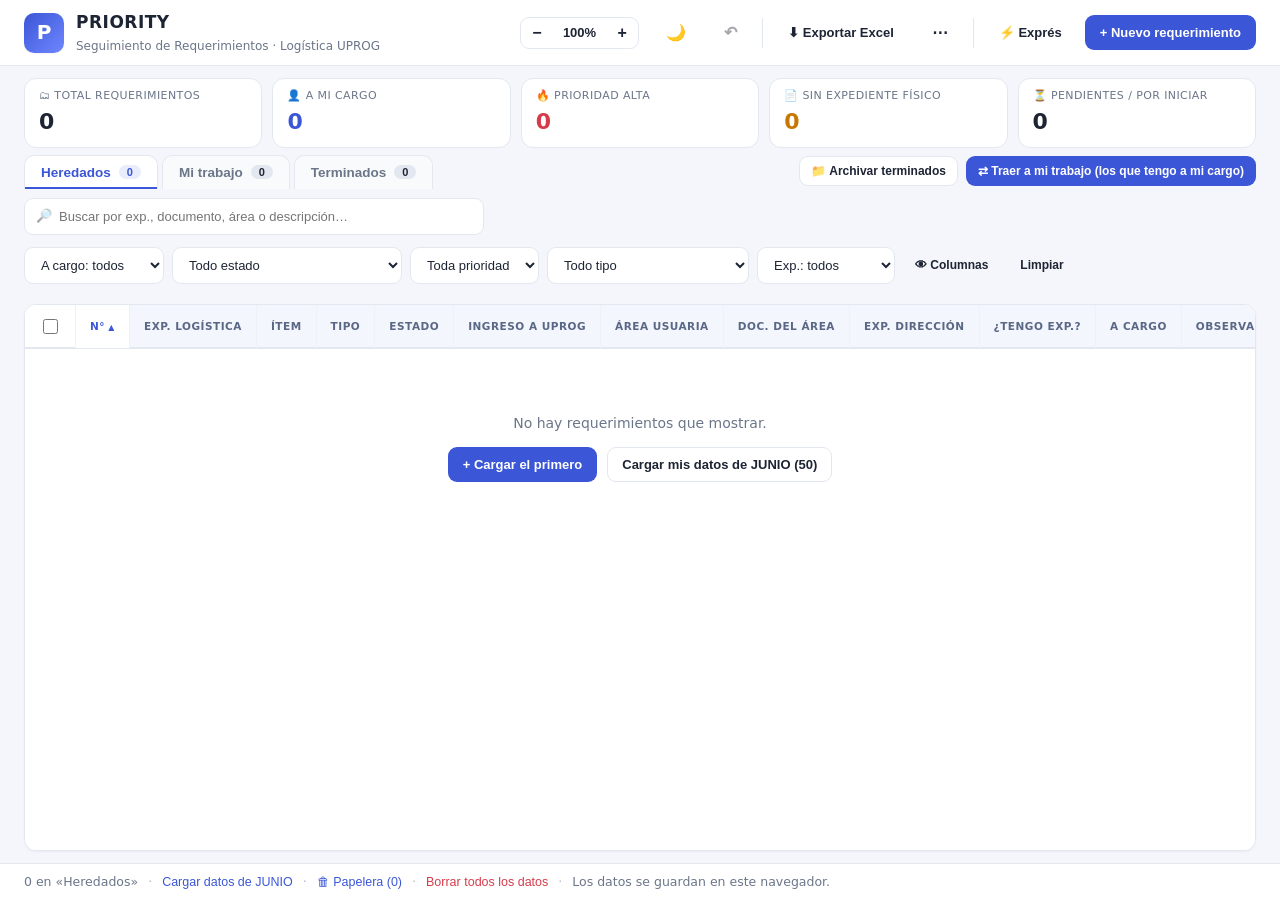
<file: index.html>
<!DOCTYPE html>
<html lang="es">
<head>
  <meta charset="UTF-8" />
  <meta name="viewport" content="width=device-width, initial-scale=1.0" />
  <title>PRIORITY · Seguimiento de Requerimientos · UPROG</title>
  <link rel="stylesheet" href="styles.css" />
</head>
<body>
  <header class="topbar">
    <div class="brand">
      <div class="brand-logo">P</div>
      <div class="brand-text">
        <h1>PRIORITY</h1>
        <span>Seguimiento de Requerimientos · Logística UPROG</span>
      </div>
    </div>
    <div class="topbar-actions">
      <div class="zoom-ctl" title="Alejar o acercar la tabla">
        <button id="zoom-menos" class="btn btn-ghost btn-icon" title="Alejar (ver más pequeño)">−</button>
        <button id="zoom-nivel" class="btn btn-ghost btn-zoom" title="Clic para restablecer al 100%">100%</button>
        <button id="zoom-mas" class="btn btn-ghost btn-icon" title="Acercar (ver más grande)">+</button>
      </div>
      <button id="btn-tema" class="btn btn-ghost btn-icon" title="Cambiar entre tema claro y oscuro">🌙</button>
      <button id="btn-deshacer" class="btn btn-ghost btn-icon" title="Deshacer último cambio (Ctrl+Z)" disabled>↶</button>
      <span class="tb-sep"></span>
      <button id="btn-exportar" class="btn btn-ghost" title="Exportar a Excel con formato (mismas columnas, colores y orden de siempre)">⬇ Exportar Excel</button>
      <div class="menu-wrap">
        <button id="btn-mas" class="btn btn-ghost btn-icon" title="Más opciones (glosario, configurar, vincular, importar)">⋯</button>
        <div id="menu-mas" class="menu hidden">
          <button id="btn-glosario" class="menu-item" title="Glosario: qué significa cada término">📖 Glosario</button>
          <button id="btn-config" class="menu-item" title="Configurar estados, tipos y prioridades">⚙ Configurar listas</button>
          <button id="btn-vincular" class="menu-item" title="Vincular a un archivo CSV que se actualiza solo (Chrome/Edge)">🔗 Vincular Excel</button>
          <button id="btn-importar" class="menu-item" title="Importar desde CSV/Excel (actualiza los existentes, no duplica)">⬆ Importar</button>
          <div class="menu-sep"></div>
          <button id="btn-resumen" class="menu-item" title="Baja un resumen legible (.md) para subirlo a un Proyecto de Claude o a Drive y consultar tus expedientes desde el celular">🤖 Resumen para consultar con IA</button>
          <button id="btn-resumen-link" class="menu-item" title="Vincula un archivo .md (por ejemplo dentro de tu carpeta de Google Drive) que se actualice solo con cada cambio">🔄 Vincular resumen (Drive)</button>
          <button id="btn-drive" class="menu-item" title="Guarda el resumen en tu Drive automáticamente, sin instalar nada">☁ Conectar con Google Drive…</button>
          <div class="menu-sep"></div>
          <button id="btn-respaldo" class="menu-item" title="Guardar TODO en un archivo: requerimientos, historial, papelera, listas y preferencias (para pasar a otra PC)">💾 Guardar copia de todo</button>
          <button id="btn-restaurar" class="menu-item" title="Restaurar desde una copia de seguridad (reemplaza lo que haya en esta PC)">📂 Restaurar copia</button>
        </div>
      </div>
      <span class="tb-sep"></span>
      <button id="btn-express" class="btn btn-ghost" title="Registro exprés: solo los datos esenciales, el resto se completa después">⚡ Exprés</button>
      <button id="btn-nuevo" class="btn btn-primary">+ Nuevo requerimiento</button>
      <input type="file" id="file-import" accept=".csv,.xls,.xlsx,.html,text/csv,application/vnd.ms-excel" hidden />
      <input type="file" id="file-respaldo" accept=".json,application/json" hidden />
    </div>
  </header>

  <!-- Tablero de indicadores (clic en una tarjeta = filtrar la tabla) -->
  <section class="kpis" id="kpis">
    <div class="kpi kpi-btn" data-kpi="total" title="Clic: quitar todos los filtros">
      <span class="kpi-label">🗂 Total requerimientos</span>
      <span class="kpi-value" id="kpi-total">0</span>
    </div>
    <div class="kpi kpi-accent kpi-btn" data-kpi="cargo" title="Clic: ver solo los que tengo a mi cargo">
      <span class="kpi-label">👤 A mi cargo</span>
      <span class="kpi-value" id="kpi-cargo">0</span>
    </div>
    <div class="kpi kpi-danger kpi-btn" data-kpi="alta" title="Clic: ver solo prioridad más alta">
      <span class="kpi-label" id="kpi-alta-label">Prioridad alta</span>
      <span class="kpi-value" id="kpi-alta">0</span>
    </div>
    <div class="kpi kpi-warn kpi-btn" data-kpi="sinexp" title="Clic: ver solo los que no tengo en físico">
      <span class="kpi-label">📄 Sin expediente físico</span>
      <span class="kpi-value" id="kpi-sinexp">0</span>
    </div>
    <div class="kpi kpi-btn" data-kpi="pend" title="Clic: ver solo los pendientes">
      <span class="kpi-label">⏳ Pendientes / por iniciar</span>
      <span class="kpi-value" id="kpi-pend">0</span>
    </div>
  </section>

  <!-- Pestañas -->
  <section class="tabs-bar">
    <div class="tabs" id="tabs"></div>
    <div class="tabs-actions">
      <button id="btn-archivar" class="btn btn-ghost btn-sm" title="Mueve a la pestaña «Terminados» todos los requerimientos en estado TERMINADO">
        📁 Archivar terminados
      </button>
      <button id="btn-jalar" class="btn btn-primary btn-sm" title="Mueve a la pestaña «Mi trabajo» los requerimientos marcados como «a mi cargo»">
        ⇄ Traer a mi trabajo (los que tengo a mi cargo)
      </button>
    </div>
  </section>

  <!-- Registro exprés: lo esencial en una línea, Enter guarda y sigue -->
  <section class="express-bar hidden" id="express-bar">
    <span class="express-tit">⚡ Registro exprés</span>
    <input type="text" id="ex-exp" class="select ex-input" placeholder="N° Exp. Logística *" />
    <input type="text" id="ex-doc" class="select ex-input ex-ancho" placeholder="N° doc. del área (NOTA INFORMATIVA…)" list="dl-ex-doc" />
    <input type="text" id="ex-area" class="select ex-input ex-ancho" placeholder="Área usuaria" list="dl-ex-area" />
    <input type="text" id="ex-den" class="select ex-input ex-max" placeholder="Requerimiento (descripción)" />
    <select id="ex-tipo" class="select ex-input"></select>
    <button id="ex-guardar" class="btn btn-primary btn-sm" title="Guardar y seguir con el siguiente (Enter)">Guardar ↵</button>
    <button id="ex-cerrar" class="btn btn-ghost btn-sm" title="Cerrar (Esc)">✕</button>
    <span class="express-ayuda">Fecha de hoy, N° y pestaña se ponen solos · Enter guarda y sigue</span>
    <div class="anticipa hidden" id="ex-anticipa"></div>
    <datalist id="dl-ex-doc"></datalist>
    <datalist id="dl-ex-area"></datalist>
  </section>

  <!-- Filtros -->
  <section class="toolbar">
    <div class="search">
      <span class="search-icon">🔎</span>
      <input type="search" id="buscar" placeholder="Buscar por exp., documento, área o descripción…" />
    </div>
    <div class="filters">
      <select id="filtro-cargo" class="select">
        <option value="">A cargo: todos</option>
        <option value="SÍ">Solo a mi cargo</option>
        <option value="NO">De otra persona</option>
        <option value="__sin">Sin marcar</option>
      </select>
      <select id="filtro-estado" class="select"><option value="">Todo estado</option></select>
      <select id="filtro-prioridad" class="select"><option value="">Toda prioridad</option></select>
      <select id="filtro-tipo" class="select"><option value="">Todo tipo</option></select>
      <select id="filtro-tengo" class="select">
        <option value="">Exp.: todos</option>
        <option value="SÍ">Con expediente</option>
        <option value="NO">Sin expediente</option>
      </select>
      <button id="btn-columnas" class="btn btn-ghost btn-sm" title="Elegir qué columnas se ven (los datos ocultos no se pierden: siguen en el formulario y en el Excel)">👁 Columnas</button>
      <button id="btn-limpiar" class="btn btn-ghost btn-sm" title="Limpiar filtros">Limpiar</button>
    </div>
  </section>

  <!-- Barra de acciones en lote (aparece al seleccionar filas) -->
  <section class="batch-bar hidden" id="batch-bar">
    <span class="batch-count" id="batch-count">0 seleccionados</span>
    <select id="batch-estado" class="select"><option value="">Cambiar estado…</option></select>
    <select id="batch-prioridad" class="select"><option value="">Cambiar prioridad…</option></select>
    <select id="batch-pestana" class="select"><option value="">Mover a pestaña…</option></select>
    <select id="batch-cargo" class="select">
      <option value="">A cargo…</option>
      <option value="SÍ">SÍ (a mi cargo)</option>
      <option value="NO">NO (de otra persona)</option>
    </select>
    <button id="batch-eliminar" class="btn btn-ghost btn-sm">🗑 Eliminar</button>
    <button id="batch-cancelar" class="btn btn-ghost btn-sm">✕ Quitar selección</button>
  </section>

  <!-- Tabla -->
  <main class="table-wrap">
    <table class="grid" id="tabla">
      <thead>
        <tr id="thead-row"><!-- se construye desde app.js según las columnas visibles --></tr>
      </thead>
      <tbody id="tbody"></tbody>
    </table>
    <div id="vacio" class="empty hidden">
      <p>No hay requerimientos que mostrar.</p>
      <div class="empty-actions">
        <button id="btn-nuevo-2" class="btn btn-primary">+ Cargar el primero</button>
        <button id="btn-junio" class="btn btn-ghost">Cargar mis datos de JUNIO (50)</button>
      </div>
    </div>
  </main>

  <footer class="footer">
    <span id="footer-count">0 requerimientos</span>
    <span class="footer-sep">·</span>
    <button id="btn-junio-2" class="link-accent">Cargar datos de JUNIO</button>
    <span class="footer-sep">·</span>
    <button id="btn-papelera" class="link-accent">🗑 Papelera (<span id="papelera-count">0</span>)</button>
    <span class="footer-sep">·</span>
    <button id="btn-borrar-todo" class="link-danger">Borrar todos los datos</button>
    <span class="footer-sep">·</span>
    <span class="muted">Los datos se guardan en este navegador.</span>
  </footer>

  <!-- Modal de formulario -->
  <div class="modal-backdrop hidden" id="modal">
    <div class="modal" role="dialog" aria-modal="true" aria-labelledby="modal-titulo">
      <div class="modal-head">
        <h2 id="modal-titulo">Nuevo requerimiento</h2>
        <button class="modal-close" id="modal-close" aria-label="Cerrar">✕</button>
      </div>
      <form id="form" class="modal-body" novalidate>
        <input type="hidden" id="f-id" />

        <h3 class="form-section">Identificación</h3>
        <div class="grid-form">
          <label class="field">
            <span>Pestaña</span>
            <select id="f-pestana" class="select"></select>
          </label>
          <label class="field field-narrow">
            <span>N°</span>
            <input type="text" id="f-nro" placeholder="Correlativo" />
          </label>
          <label class="field">
            <span>Fecha de ingreso a UPROG</span>
            <input type="date" id="f-fechaIngreso" />
          </label>
          <label class="field">
            <span>N° Exp. Logística *</span>
            <input type="text" id="f-expLogistica" required placeholder="Ej. 2728" />
          </label>
          <label class="field">
            <span>N° Exp. Dirección</span>
            <input type="text" id="f-expDireccion" placeholder="Ej. 4249" />
          </label>
          <label class="field field-wide">
            <span>N° de documento del área que solicita</span>
            <input type="text" id="f-docArea" placeholder="Ej. NOTA INFORMATIVA N°040-2026-DP-HNAL" />
          </label>
        </div>

        <h3 class="form-section">Área usuaria</h3>
        <div class="grid-form">
          <label class="field field-wide">
            <span>Área usuaria</span>
            <input type="text" id="f-areaUsuaria" placeholder="Servicio / área que solicita" list="dl-areaUsuaria" autocomplete="off" />
            <datalist id="dl-areaUsuaria"></datalist>
          </label>
        </div>

        <h3 class="form-section">Requerimiento</h3>
        <div class="grid-form">
          <label class="field">
            <span class="field-label-help">Tipo
              <button type="button" class="help-icon" id="ayuda-tipo" title="¿Qué significa cada tipo?" aria-label="Ayuda sobre los tipos">ℹ</button>
              <span class="help-tooltip hidden" id="tooltip-tipo">
                <button type="button" class="help-tooltip-close" id="tooltip-tipo-close" aria-label="Cerrar">✕</button>
                <span class="cp-block"><strong>BIEN</strong> — objeto físico que se adquiere y se conserva (equipos, muebles, accesorios). Ej.: estante de melamina, coches de paro.</span>
                <span class="cp-block"><strong>INSUMO</strong> — material consumible que se gasta con el uso (descartables, reactivos, materiales).</span>
                <span class="cp-block"><strong>SERVICIO</strong> — trabajo o mano de obra contratada, no es un objeto (mantenimiento, calibración, agenciamiento).</span>
                <span class="cp-block"><strong>ACTIVO NO FINANCIERO</strong> — bien de capital/patrimonial (SIGA/SIAF): equipo de valor significativo que se registra como activo fijo de la institución.</span>
                <span class="cp-block"><strong>PACIENTE</strong> — requerimiento ligado a un paciente específico (compra puntual por indicación médica o urgencia).</span>
              </span>
            </span>
            <select id="f-tipo" class="select"></select>
          </label>
          <label class="field field-wide">
            <span>Requerimiento (descripción)</span>
            <textarea id="f-denominacion" rows="2" placeholder="Ej. SERVICIO DE MANTENIMIENTO CORRECTIVO DE VENTILADOR MECANICO" spellcheck="true" lang="es"></textarea>
            <div class="anticipa hidden" id="f-anticipa"></div>
          </label>
        </div>

        <h3 class="form-section">Seguimiento</h3>
        <div class="grid-form">
          <label class="field">
            <span>Prioridad *</span>
            <select id="f-prioridad" class="select" required></select>
          </label>
          <label class="field">
            <span>Estado del requerimiento</span>
            <select id="f-estado" class="select"></select>
          </label>
          <label class="field">
            <span>Fecha de pase a especialista</span>
            <input type="date" id="f-fechaPase" />
          </label>
          <label class="field">
            <span>¿Tengo el expediente físico?</span>
            <select id="f-tengoExp" class="select">
              <option value="">—</option>
              <option value="SÍ">SÍ</option>
              <option value="NO">NO</option>
            </select>
          </label>
          <label class="field">
            <span>¿A mi cargo? (lo veo yo)</span>
            <select id="f-aCargo" class="select">
              <option value="">—</option>
              <option value="SÍ">SÍ</option>
              <option value="NO">NO (de otra persona)</option>
            </select>
          </label>
          <label class="field field-wide">
            <span>Observaciones</span>
            <textarea id="f-observaciones" rows="2" placeholder="Notas y seguimiento" spellcheck="true" lang="es"></textarea>
          </label>
        </div>

        <div class="modal-foot">
          <button type="button" class="btn btn-ghost" id="btn-cancelar">Cancelar</button>
          <button type="submit" class="btn btn-primary">Guardar requerimiento</button>
        </div>
      </form>
    </div>
  </div>

  <!-- Modal de configuración -->
  <div class="modal-backdrop hidden" id="modal-config">
    <div class="modal" role="dialog" aria-modal="true" aria-labelledby="config-titulo">
      <div class="modal-head">
        <h2 id="config-titulo">⚙ Configurar listas</h2>
        <button class="modal-close" id="config-close" aria-label="Cerrar">✕</button>
      </div>
      <div class="modal-body">
        <p class="config-help">
          Agrega, renombra, reordena (↑ ↓) o cambia el color de cada opción.
          <strong>Al renombrar</strong>, los requerimientos que usaban ese valor se actualizan automáticamente.
          Si <strong>eliminas</strong> una opción, los requerimientos que la usaban quedan con ese campo en blanco.
        </p>

        <div class="config-group">
          <div class="config-group-head">
            <h3>Estados del requerimiento</h3>
            <button type="button" class="btn btn-ghost btn-sm" data-add="estados">+ Agregar estado</button>
          </div>
          <div class="config-list" id="cfg-estados"></div>
        </div>

        <div class="config-group">
          <div class="config-group-head">
            <h3>Tipos</h3>
            <button type="button" class="btn btn-ghost btn-sm" data-add="tipos">+ Agregar tipo</button>
          </div>
          <div class="config-list" id="cfg-tipos"></div>
        </div>

        <div class="config-group">
          <div class="config-group-head">
            <h3>Prioridades <span class="config-hint">(la primera = más urgente)</span></h3>
            <button type="button" class="btn btn-ghost btn-sm" data-add="prioridades">+ Agregar prioridad</button>
          </div>
          <div class="config-list" id="cfg-prioridades"></div>
        </div>

        <div class="modal-foot">
          <button type="button" class="link-danger" id="config-restaurar">Restaurar valores por defecto</button>
          <span class="foot-spacer"></span>
          <button type="button" class="btn btn-ghost" id="config-cancelar">Cancelar</button>
          <button type="button" class="btn btn-primary" id="config-guardar">Guardar configuración</button>
        </div>
      </div>
    </div>
  </div>

  <!-- Modal de glosario -->
  <div class="modal-backdrop hidden" id="modal-glosario">
    <div class="modal" role="dialog" aria-modal="true" aria-labelledby="glosario-titulo">
      <div class="modal-head">
        <h2 id="glosario-titulo">📖 Glosario</h2>
        <button class="modal-close" id="glosario-close" aria-label="Cerrar">✕</button>
      </div>
      <div class="modal-body">
        <p class="config-help">
          Significado de los términos que usa la app. Los nombres de <strong>Tipo</strong> y
          <strong>Estado</strong> se pueden personalizar en ⚙ Configurar; aquí se explican los
          valores con los que arranca la app (los de tu hoja de junio).
        </p>

        <div class="glosario-group">
          <h3>Tipo <span class="config-hint">qué se está pidiendo</span></h3>
          <dl class="glosario-list">
            <dt><span class="badge tipo" data-t="BIEN">BIEN</span></dt>
            <dd>Objeto físico que se adquiere y se conserva (equipos, muebles, accesorios). Ej.: estante de melamina, coches de paro.</dd>
            <dt><span class="badge tipo" data-t="INSUMO">INSUMO</span></dt>
            <dd>Material consumible que se gasta con el uso (descartables, reactivos, materiales).</dd>
            <dt><span class="badge tipo" data-t="SERVICIO">SERVICIO</span></dt>
            <dd>Trabajo o mano de obra contratada, no es un objeto (mantenimiento, calibración, agenciamiento).</dd>
            <dt><span class="badge tipo">ACTIVO NO FINANCIERO</span></dt>
            <dd>Bien de capital/patrimonial (SIGA/SIAF): equipo de valor significativo que se registra como activo fijo de la institución.</dd>
            <dt><span class="badge tipo">PACIENTE</span></dt>
            <dd>Requerimiento ligado a un paciente específico (compra puntual por indicación médica o urgencia).</dd>
          </dl>
        </div>

        <div class="glosario-group">
          <h3>Prioridad</h3>
          <dl class="glosario-list">
            <dt><span class="badge prio-alta">Alta</span></dt>
            <dd>Urgente: se debe atender primero.</dd>
            <dt><span class="badge prio-media">Media</span></dt>
            <dd>Seguimiento normal, sin urgencia inmediata.</dd>
            <dt><span class="badge prio-baja">Baja</span></dt>
            <dd>Puede esperar; no es prioritario en este momento.</dd>
          </dl>
        </div>

        <div class="glosario-group">
          <h3>Estado del requerimiento <span class="config-hint">5 pasos · el color dice de quién depende</span></h3>
          <p class="glosario-leyenda">
            <span class="badge estado">gris</span> sin empezar ·
            <span class="badge" style="background:rgba(59,86,214,.15);color:#22337f">azul</span> me toca a mí ·
            <span class="badge" style="background:rgba(199,119,0,.15);color:#734500">ámbar</span> espero a otros ·
            <span class="badge" style="background:rgba(14,138,106,.15);color:#085040">verde</span> cerrado
          </p>
          <dl class="glosario-list">
            <dt><span class="badge estado" data-e="PENDIENTE">1 · PENDIENTE</span></dt>
            <dd>Llegó el requerimiento del área usuaria; aún no lo empiezo.</dd>
            <dt><span class="badge" style="background:rgba(59,86,214,.15);color:#22337f">2 · INDAGACIÓN</span></dt>
            <dd>Indagación de mercado: invito a los postores y espero sus cotizaciones.</dd>
            <dt><span class="badge" style="background:rgba(199,119,0,.15);color:#734500">3 · EN VALIDACIÓN</span></dt>
            <dd>Armé el cuadro de validación y el memo, y se lo entregué a Grisel: el área usuaria tiene que validarlo y devolverlo.</dd>
            <dt><span class="badge" style="background:rgba(168,100,0,.15);color:#623b00">4 · ESPERANDO PRESUPUESTO</span></dt>
            <dd>Ya está validado y registrado en el Excel de la unidad; espero que le asignen presupuesto.</dd>
            <dt><span class="badge estado" data-e="TERMINADO">5 · TERMINADO</span></dt>
            <dd>Llegó el presupuesto: certificas en el SIGA, haces el cuadro comparativo con la nota y lo entregas. Al marcarlo pasa solo a la pestaña «Terminados».</dd>
            <dt><span class="badge" style="background:rgba(214,59,75,.15);color:#7d2530">OBSERVADO</span></dt>
            <dd>Excepción, fuera del flujo: está detenido porque hay que corregir algo o no continuó.</dd>
          </dl>
          <p class="glosario-tip">Con el botón <strong>⏭</strong> de cada fila avanzas al siguiente paso con un solo clic: <strong>4 clics</strong> repartidos en el tiempo y el expediente recorrió todo su ciclo.</p>
        </div>

        <div class="glosario-group">
          <h3>Otros términos</h3>
          <dl class="glosario-list">
            <dt>UPROG</dt>
            <dd>La unidad de Logística que recibe y programa los requerimientos antes de pasarlos
              al especialista (así aparecía en tu Excel original; si tu unidad usa otro nombre,
              se puede cambiar en toda la app).</dd>
            <dt>N° Exp. Logística / N° Exp. Dirección</dt>
            <dd>Números de expediente que asignan Logística y Dirección respectivamente al mismo requerimiento.</dd>
            <dt>A cargo</dt>
            <dd>Marca si el requerimiento es de los que gestionas tú ahora (Sí) o es de otra persona (No / sin marcar).</dd>
            <dt>¿Tengo el expediente físico?</dt>
            <dd>Indica si el expediente en papel está contigo (Sí) o no (No).</dd>
            <dt>Pestañas: Heredados / Mi trabajo</dt>
            <dd>«Heredados» son los expedientes de la gestión anterior; «Mi trabajo» son los tuyos.
              Se mueven con el botón «⇄ Traer a mi trabajo» o editando la celda «Pestaña» de cada fila.</dd>
          </dl>
        </div>

        <div class="modal-foot">
          <span class="foot-spacer"></span>
          <button type="button" class="btn btn-primary" id="glosario-cerrar">Cerrar</button>
        </div>
      </div>
    </div>
  </div>

  <!-- Modal de papelera -->
  <div class="modal-backdrop hidden" id="modal-papelera">
    <div class="modal" role="dialog" aria-modal="true" aria-labelledby="papelera-titulo">
      <div class="modal-head">
        <h2 id="papelera-titulo">🗑 Papelera</h2>
        <button class="modal-close" id="papelera-close" aria-label="Cerrar">✕</button>
      </div>
      <div class="modal-body">
        <p class="config-help">
          Los requerimientos eliminados quedan aquí y puedes <strong>restaurarlos</strong> cuando
          quieras. También puedes deshacer el último cambio con <strong>Ctrl+Z</strong> o el botón <strong>↶</strong>.
        </p>
        <div id="papelera-lista"></div>
        <div class="modal-foot">
          <button type="button" class="link-danger" id="papelera-vaciar">Vaciar papelera</button>
          <span class="foot-spacer"></span>
          <button type="button" class="btn btn-primary" id="papelera-cerrar">Cerrar</button>
        </div>
      </div>
    </div>
  </div>

  <div id="toast" class="toast hidden"></div>

  <script src="app.js"></script>
</body>
</html>
</file>
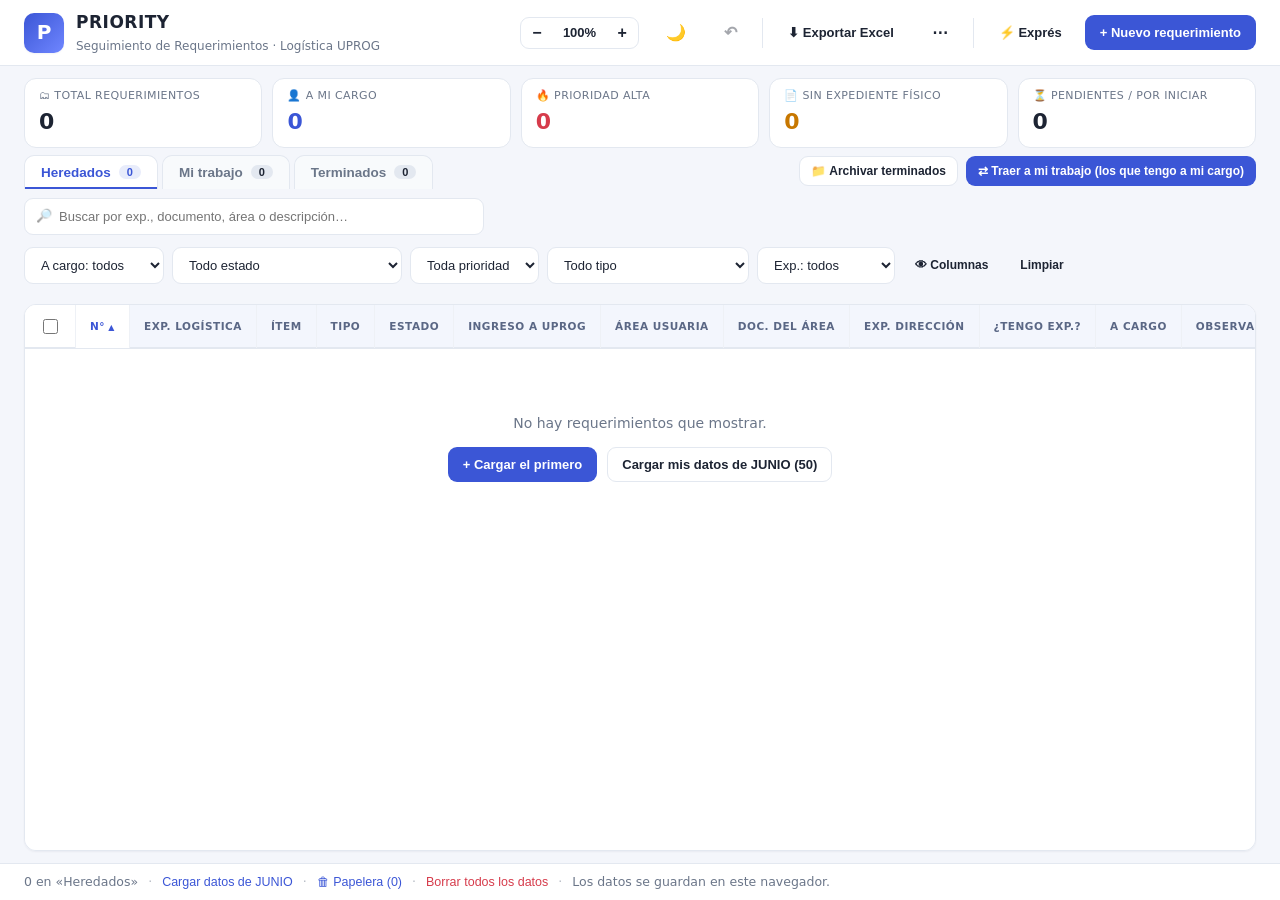
<file: PRIORITY.html>
<!DOCTYPE html>
<html lang="es">
<head>
  <meta charset="UTF-8" />
  <meta name="viewport" content="width=device-width, initial-scale=1.0" />
  <title>PRIORITY · Seguimiento de Requerimientos · UPROG</title>
  <style>
:root {
  --bg: #f4f6fb;
  --surface: #ffffff;
  --surface-2: #f8fafc;
  --border: #e3e8f0;
  --text: #1d2433;
  --muted: #6b7689;
  --primary: #3b56d6;
  --primary-dark: #2c43b8;
  --primary-soft: #e8ecfb;
  --danger: #d63b4b;
  --danger-soft: #fdecee;
  --warn: #c77700;
  --warn-soft: #fff4e0;
  --ok: #1f9d57;
  --shadow: 0 1px 2px rgba(18, 28, 53, .05);
  --radius: 12px;
  /* Fondos de fila: cebra sutil, «a mi cargo» y fila bajo el mouse (bien diferenciados) */
  --row-zebra: #f7f9fc;
  --row-cargo: #eef4ff;
  --row-hover: #e7effd;
}

* { box-sizing: border-box; }

html, body { height: 100%; }

body {
  margin: 0;
  font-family: "Segoe UI", system-ui, -apple-system, Roboto, Helvetica, Arial, sans-serif;
  background: var(--bg);
  color: var(--text);
  font-size: 14px;
  line-height: 1.45;
  display: flex;
  flex-direction: column;
  height: 100vh;
  overflow: hidden;
}

/* La cabecera, indicadores, pestañas, filtros y pie quedan anclados;
   solo la tabla se desplaza por dentro. */
.topbar, .kpis, .tabs-bar, .toolbar, .batch-bar, .express-bar, .footer { flex: 0 0 auto; }

/* ---------- Topbar ---------- */
.topbar {
  display: flex;
  align-items: center;
  justify-content: space-between;
  gap: 16px;
  padding: 10px 24px;
  background: var(--surface);
  border-bottom: 1px solid var(--border);
  position: sticky;
  top: 0;
  z-index: 20;
  flex-wrap: wrap;
}
.brand { display: flex; align-items: center; gap: 12px; }
.brand-logo {
  width: 40px; height: 40px;
  border-radius: 10px;
  background: linear-gradient(135deg, var(--primary), #6f86ff);
  color: #fff;
  font-weight: 800;
  font-size: 20px;
  display: grid; place-items: center;
  box-shadow: var(--shadow);
}
.brand-text h1 { margin: 0; font-size: 17px; letter-spacing: .5px; }
.brand-text span { color: var(--muted); font-size: 12px; }
.topbar-actions { display: flex; gap: 8px; flex-wrap: wrap; align-items: center; }
/* Separador fino entre grupos de botones (vista · listas · Excel · registrar) */
.tb-sep { width: 1px; align-self: stretch; background: var(--border); margin: 3px 2px; }

/* ---------- Buttons ---------- */
.btn {
  border: 1px solid transparent;
  border-radius: 9px;
  padding: 9px 14px;
  font-size: 13px;
  font-weight: 600;
  cursor: pointer;
  transition: all .15s ease;
  background: var(--surface);
  color: var(--text);
  white-space: nowrap;
}
.btn:hover { transform: translateY(-1px); }
.btn:active { transform: translateY(0); }
.btn-primary { background: var(--primary); color: #fff; }
.btn-primary:hover { background: var(--primary-dark); }
/* Minimalista: los botones secundarios son solo texto; el fondo aparece al pasar */
.btn-ghost { background: transparent; border-color: transparent; color: var(--text); }
.btn-ghost:hover { background: var(--primary-soft); }
.btn-sm { padding: 7px 11px; font-size: 12px; }
/* En barras de acciones sobre fondo de página, mantener el contorno para que se vean */
.tabs-actions .btn-ghost, .express-bar .btn-ghost, .batch-bar .btn-ghost,
.empty-actions .btn-ghost, .modal .btn-ghost, .cell-popover .btn-ghost {
  background: var(--surface); border-color: var(--border);
}

/* Menú «⋯» con las opciones que no se usan a diario */
.menu-wrap { position: relative; }
.menu {
  position: absolute; right: 0; top: calc(100% + 6px); z-index: 55;
  background: var(--surface); border: 1px solid var(--border);
  border-radius: 11px; box-shadow: 0 12px 32px rgba(18, 28, 53, .16);
  padding: 6px; display: flex; flex-direction: column; gap: 2px; min-width: 205px;
}
.menu-item {
  text-align: left; border: none; background: none; cursor: pointer;
  padding: 9px 12px; border-radius: 8px;
  font-size: 13px; font-weight: 600; color: var(--text); font-family: inherit;
  white-space: nowrap;
}
.menu-item:hover { background: var(--primary-soft); }
.menu-sep { height: 1px; background: var(--border); margin: 4px 6px; }

/* Control de zoom: una sola píldora */
.zoom-ctl {
  display: inline-flex; align-items: center; gap: 0; margin-right: 4px;
  border: 1px solid var(--border); border-radius: 9px; overflow: hidden;
}
.zoom-ctl .btn { padding: 6px 9px; border-radius: 0; }
.zoom-ctl .btn:hover { transform: none; }
.btn-icon { font-size: 16px; line-height: 1; min-width: 32px; font-weight: 800; }
.btn-zoom { min-width: 52px; font-variant-numeric: tabular-nums; }
.btn.vinculado, .menu-item.vinculado { background: #e7f6ee; color: var(--ok); border-color: #bfe6cf; }

/* ---------- KPIs ---------- */
.kpis {
  display: grid;
  grid-template-columns: repeat(auto-fit, minmax(160px, 1fr));
  gap: 10px;
  padding: 12px 24px 2px;
}
.kpi {
  background: var(--surface);
  border: 1px solid var(--border);
  border-radius: var(--radius);
  padding: 9px 14px;
  display: flex;
  flex-direction: column;
  gap: 2px;
}
.kpi-label { color: var(--muted); font-size: 11px; text-transform: uppercase; letter-spacing: .4px; }
.kpi-value { font-size: 22px; font-weight: 800; }
.kpi-danger .kpi-value { color: var(--danger); }
.kpi-warn .kpi-value { color: var(--warn); }
.kpi-accent .kpi-value { color: var(--primary); }

/* ---------- Toolbar / filters ---------- */
.toolbar {
  display: flex;
  align-items: center;
  justify-content: space-between;
  gap: 12px;
  padding: 10px 24px;
  flex-wrap: wrap;
}
.search {
  position: relative;
  flex: 1 1 320px;
  max-width: 460px;
}
.search-icon {
  position: absolute; left: 12px; top: 50%; transform: translateY(-50%);
  font-size: 13px; opacity: .6;
}
.search input {
  width: 100%;
  padding: 10px 12px 10px 34px;
  border: 1px solid var(--border);
  border-radius: 9px;
  background: var(--surface);
  font-size: 13px;
}
.filters { display: flex; gap: 8px; flex-wrap: wrap; }
.select {
  padding: 9px 12px;
  border: 1px solid var(--border);
  border-radius: 9px;
  background: var(--surface);
  font-size: 13px;
  color: var(--text);
  cursor: pointer;
}
input:focus, .select:focus, textarea:focus {
  outline: none;
  border-color: var(--primary);
  box-shadow: 0 0 0 3px var(--primary-soft);
}

/* ---------- Pestañas ---------- */
.tabs-bar {
  display: flex; align-items: center; justify-content: space-between;
  gap: 12px; padding: 4px 24px 0; flex-wrap: wrap;
}
.tabs { display: flex; gap: 4px; flex-wrap: wrap; }
.tabs-actions { display: flex; gap: 8px; flex-wrap: wrap; align-items: center; }
.tab {
  display: inline-flex; align-items: center; gap: 8px;
  border: 1px solid var(--border); border-bottom: none;
  background: var(--surface-2);
  border-radius: 10px 10px 0 0;
  padding: 9px 16px; font-size: 13.5px; font-weight: 700;
  color: var(--muted); cursor: pointer; position: relative; top: 1px;
}
.tab:hover { background: #eef2fb; color: var(--text); }
.tab.active {
  background: var(--surface); color: var(--primary);
  border-color: var(--border);
  box-shadow: 0 -2px 0 var(--primary) inset;
}
.tab-count {
  background: var(--border); color: var(--text);
  border-radius: 999px; padding: 1px 8px; font-size: 11px; font-weight: 700;
}
.tab.active .tab-count { background: var(--primary-soft); color: var(--primary); }
.pest-badge { background: var(--surface-2); color: var(--muted); border: 1px solid var(--border); }

/* ---------- Table ---------- */
.table-wrap {
  margin: 10px 24px 12px;
  background: var(--surface);
  border: 1px solid var(--border);
  border-radius: var(--radius);
  box-shadow: var(--shadow);
  overflow: auto;          /* desplazamiento vertical y horizontal dentro de la tabla */
  flex: 1 1 auto;
  min-height: 0;           /* permite que el área de tabla se encoja y haga scroll */
}
/* Con la vista simplificada (≈11 columnas) la tabla necesita mucho menos ancho:
   min-width bajo = poco o nada de scroll horizontal en pantallas normales. */
.grid { width: 100%; border-collapse: collapse; min-width: 1240px; }

/* Barras de desplazamiento más limpias (la horizontal se usa todo el tiempo) */
.table-wrap::-webkit-scrollbar { width: 12px; height: 13px; }
.table-wrap::-webkit-scrollbar-track { background: transparent; }
.table-wrap::-webkit-scrollbar-thumb {
  background: #c9d2e2; border-radius: 8px;
  border: 3px solid var(--surface); background-clip: padding-box;
}
.table-wrap::-webkit-scrollbar-thumb:hover { background: var(--muted); background-clip: padding-box; }

/* Edición en línea (tipo Excel) */
.grid td.ed { cursor: cell; position: relative; transition: background .12s ease, box-shadow .12s ease; }
.grid td.ed:hover { background: #f0f4fe; box-shadow: inset 0 0 0 1px rgba(59,86,214,.22); }
.grid td.editing { padding: 4px 6px; background: #fff; box-shadow: inset 0 0 0 2px var(--primary); }
.cell-editor {
  width: 100%; box-sizing: border-box;
  padding: 6px 8px; border: 1px solid var(--primary);
  border-radius: 7px; font: inherit; font-size: 13px;
  background: #fff; color: var(--text);
  box-shadow: 0 1px 3px rgba(18,28,53,.10);
}
select.cell-editor { cursor: pointer; }
textarea.cell-editor { resize: vertical; min-height: 54px; line-height: 1.4; overflow: hidden; }

/* Editor amplio (popover) para Observaciones */
.popover-backdrop { position: fixed; inset: 0; z-index: 60; background: rgba(18,28,53,.06); }
.cell-popover {
  position: fixed; z-index: 61;
  background: #fff; border: 1px solid var(--primary);
  border-radius: 11px; box-shadow: 0 14px 36px rgba(18,28,53,.24);
  padding: 10px;
}
.cp-label { font-size: 11px; color: var(--muted); margin-bottom: 6px; font-weight: 600; }
.cp-ta-wrap { position: relative; }
/* La capa fantasma calca EXACTAMENTE las medidas del textarea */
.cp-textarea, .cp-ghost {
  width: 100%; box-sizing: border-box;
  border: 1px solid var(--border); border-radius: 8px;
  padding: 9px 11px; margin: 0;
  font-family: inherit; font-size: 13.5px; line-height: 1.5; letter-spacing: normal;
  min-height: 150px;
}
.cp-textarea.cp-corta, .cp-ghost.cp-corta { min-height: 44px; }
.cp-textarea {
  position: relative; z-index: 1; display: block;
  resize: vertical; color: var(--text); background: transparent;
}
.cp-textarea:focus { outline: none; border-color: var(--primary); box-shadow: 0 0 0 3px var(--primary-soft); }
.cp-ghost {
  position: absolute; inset: 0; z-index: 0;
  border-color: transparent; color: transparent;
  white-space: pre-wrap; word-break: break-word; overflow-wrap: break-word;
  overflow: hidden; pointer-events: none; user-select: none;
}
.cp-ghost .g { color: #b3bac7; }
.grid thead th {
  text-align: left;
  font-size: 10.5px;
  font-weight: 700;
  text-transform: uppercase;
  letter-spacing: .5px;
  color: #5a6785;
  padding: 11px 14px;
  border-bottom: 1px solid var(--border);
  background: #f3f6fd;
  cursor: pointer;
  user-select: none;
  white-space: nowrap;
  position: sticky;
  top: 0;
  z-index: 1;
  box-shadow: inset 0 -1px 0 var(--border);
}
.grid thead th.acciones-col { cursor: default; text-align: right; }
.grid thead th.num { text-align: right; }
.grid thead th[data-sort]:hover { color: var(--primary); background: #e9eefb; }
.grid thead th.sorted-asc, .grid thead th.sorted-desc { color: var(--primary); }
.grid thead th.sorted-asc::after { content: " ▲"; font-size: 8px; }
.grid thead th.sorted-desc::after { content: " ▼"; font-size: 8px; }
.grid tbody td {
  padding: 10px 14px;
  border-bottom: 1px solid #eef1f6;
  border-right: 1px solid #f3f5f9;
  vertical-align: top;
  color: #2a3342;
}
.grid thead th { border-right: 1px solid #eef1f6; }
.grid thead th:last-child, .grid tbody td:last-child { border-right: none; }
.grid tbody tr:last-child td { border-bottom: none; }

/* Columnas fijas (selección y N°): no se pierden al desplazar la tabla a lo ancho */
.grid th.sel-col, .grid td.sel-col { position: sticky; left: 0; z-index: 2; background: var(--surface); }
.grid th.col-nro, .grid td.col-nro {
  position: sticky; left: 36px; z-index: 2; background: var(--surface);
  box-shadow: 4px 0 6px -4px rgba(18, 28, 53, .22);
}
.grid thead th.sel-col, .grid thead th.col-nro { z-index: 4; }

/* Cebra: filas alternadas para seguir la línea con la vista en una tabla tan ancha */
.grid tbody tr:nth-child(even) > td { background: var(--row-zebra); }
.grid tbody tr.row-cargo > td { background: var(--row-cargo); }
.grid tbody tr:hover > td { background: var(--row-hover); }
.grid td.num { text-align: right; font-variant-numeric: tabular-nums; white-space: nowrap; }
.cell-strong { font-weight: 600; white-space: nowrap; font-variant-numeric: tabular-nums; color: var(--text); }
.cell-item { min-width: 240px; max-width: 340px; }
.cell-item .item-main { font-weight: 600; }
.cell-item .item-sub { color: var(--muted); font-size: 11.5px; display: block; overflow: hidden; text-overflow: ellipsis; white-space: nowrap; max-width: 320px; }
.cell-area { min-width: 180px; max-width: 240px; font-size: 12.5px; color: #4a5468; }
.cell-doc { min-width: 160px; font-size: 12.5px; color: #4a5468; }
.muted-cell { color: #aab2c2; }
.row-vieja > td:first-child { box-shadow: inset 3px 0 0 var(--warn); }
/* Prioridad más alta: barra roja al inicio de la fila (gana sobre la naranja de antigüedad) */
.row-alta > td:first-child { box-shadow: inset 3px 0 0 var(--danger); }

/* ---------- Badges ---------- */
.badge {
  display: inline-flex;
  align-items: center;
  padding: 3px 10px;
  border-radius: 6px;
  font-size: 11.5px;
  font-weight: 600;
  letter-spacing: .2px;
  line-height: 1.55;
  white-space: nowrap;
  border: 1px solid rgba(20,30,55,.07);
}
.prio-alta { background: var(--danger-soft); color: var(--danger); }
.prio-media { background: var(--warn-soft); color: var(--warn); }
.prio-baja { background: #e7f6ee; color: var(--ok); }

.tipo { background: var(--surface-2); color: var(--muted); border: 1px solid var(--border); font-size: 11px; }
.tipo[data-t="SERVICIO"] { background: #eef4ff; color: #2f5fd0; border-color: #d6e2fb; }
.tipo[data-t="BIEN"] { background: #f0f4ec; color: #4a7a2e; border-color: #dde9d3; }
.tipo[data-t="INSUMO"] { background: #fdf0f6; color: #b03a78; border-color: #f6d8e8; }

/* Estados */
.estado { background: var(--surface-2); color: var(--muted); border: 1px solid var(--border); }
.estado[data-e="PENDIENTE"] { background: #eef1f6; color: #5a6678; }
.estado[data-e="DISPONIBILIDAD PRESUPUESTAL"] { background: #fff4e0; color: #b06f00; }
.estado[data-e="INVITACION"] { background: #e8ecfb; color: var(--primary); }
.estado[data-e="CUADRO COMPARATIVO"] { background: #e6f0ff; color: #1f5fd6; }
.estado[data-e="VALIDADO"] { background: #e7f6ee; color: var(--ok); }
.estado[data-e="ENTREGADO A GRISEL"] { background: #eaf7ef; color: #15824a; }
.estado[data-e="PARA SALDO"] { background: #f3eafc; color: #7b3fd1; }

.tengo-si { background: #e7f6ee; color: var(--ok); }
.tengo-no { background: var(--danger-soft); color: var(--danger); }
.cargo-si { background: var(--primary-soft); color: var(--primary); }
.cargo-no { background: #eef1f6; color: #5a6678; }

/* Anchos de celdas de la tabla editable */
.cell-den { min-width: 240px; max-width: 360px; white-space: nowrap; overflow: hidden; text-overflow: ellipsis; }
.cell-item2 { min-width: 240px; max-width: 430px; font-weight: 600; }
.item-main { font-weight: 700; font-size: 13.5px; line-height: 1.4; white-space: normal; }
.cell-exp { font-size: 14px; }
/* Sublínea gris (denominación bajo el ítem, estratégica bajo el área): editable con su clic */
.sub-linea {
  display: block; color: var(--muted); font-weight: 400;
  font-size: 11.5px; line-height: 1.35; margin-top: 3px;
  white-space: normal; word-break: break-word;
  max-height: 47px; overflow: hidden;
}
.sub-edit:hover { color: var(--primary); text-decoration: underline; cursor: pointer; }
.cell-obs { min-width: 200px; max-width: 320px; white-space: normal; word-break: break-word; line-height: 1.42; }

.antig-tag { display: block; font-size: 10.5px; color: #99a2b3; margin-top: 1px; }
.antig-tag.alerta { color: var(--warn); font-weight: 700; }
.cell-item2 .item-main, .grid td.cell-strong { letter-spacing: .1px; }
.grid tbody td.ed { transition: background .12s ease; }

/* ---------- Row actions ---------- */
.row-actions { display: flex; gap: 6px; justify-content: flex-end; }
.icon-btn {
  border: 1px solid var(--border);
  background: var(--surface);
  border-radius: 7px;
  padding: 5px 8px;
  cursor: pointer;
  font-size: 13px;
  line-height: 1;
}
.icon-btn:hover { background: var(--surface-2); }
.icon-btn.danger:hover { background: var(--danger-soft); border-color: #f3c4ca; }

/* ---------- Empty ---------- */
.empty { padding: 50px 24px; text-align: center; color: var(--muted); }
.empty-actions { display: flex; gap: 10px; justify-content: center; margin-top: 14px; flex-wrap: wrap; }

/* ---------- Footer ---------- */
.footer {
  display: flex;
  align-items: center;
  gap: 10px;
  padding: 9px 24px;
  border-top: 1px solid var(--border);
  background: var(--surface);
  color: var(--muted);
  font-size: 12.5px;
  flex-wrap: wrap;
}
.footer-sep { opacity: .5; }
.muted { color: var(--muted); }
.link-danger, .link-accent { background: none; border: none; cursor: pointer; font-size: 12.5px; padding: 0; }
.link-danger { color: var(--danger); }
.link-accent { color: var(--primary); }
.link-danger:hover, .link-accent:hover { text-decoration: underline; }

/* ---------- Modal ---------- */
.modal-backdrop {
  position: fixed; inset: 0;
  background: rgba(18, 28, 53, .45);
  display: grid; place-items: center;
  padding: 20px;
  z-index: 50;
}
.modal {
  background: var(--surface);
  border-radius: 16px;
  width: 100%;
  max-width: 720px;
  max-height: 92vh;
  overflow-y: auto;
  box-shadow: 0 20px 60px rgba(18, 28, 53, .3);
}
.modal-head {
  display: flex; align-items: center; justify-content: space-between;
  padding: 18px 22px;
  border-bottom: 1px solid var(--border);
  position: sticky; top: 0; background: var(--surface); z-index: 2;
}
.modal-head h2 { margin: 0; font-size: 17px; }
.modal-close { border: none; background: none; font-size: 17px; cursor: pointer; color: var(--muted); }
.modal-close:hover { color: var(--text); }
.modal-body { padding: 16px 22px 20px; }
.form-section {
  margin: 18px 0 4px;
  font-size: 12px;
  text-transform: uppercase;
  letter-spacing: .5px;
  color: var(--primary);
  border-bottom: 1px solid var(--border);
  padding-bottom: 6px;
}
.form-section:first-of-type { margin-top: 4px; }
.grid-form { display: grid; grid-template-columns: 1fr 1fr; gap: 13px; margin-top: 10px; }
.field { display: flex; flex-direction: column; gap: 6px; }
.field > span { font-size: 12.5px; font-weight: 600; color: var(--muted); position: relative; display: inline-flex; align-items: center; gap: 6px; }

/* Ícono de ayuda con tooltip (ej. explicación de Tipos) */
.help-icon {
  display: inline-flex; align-items: center; justify-content: center;
  width: 16px; height: 16px; border-radius: 50%;
  border: 1px solid var(--border); background: var(--surface-2);
  color: var(--primary); font-size: 10.5px; font-weight: 800; font-style: normal;
  line-height: 1; cursor: help; padding: 0;
}
.help-icon:hover, .help-icon:focus { background: var(--primary-soft); border-color: var(--primary); outline: none; }
.help-tooltip {
  display: block;
  position: absolute; z-index: 40; top: 100%; left: 0; margin-top: 6px;
  width: 300px; max-width: 80vw;
  background: #1d2433; color: #f1f3f8;
  border-radius: 10px; padding: 12px 14px 10px;
  box-shadow: 0 12px 28px rgba(18,28,53,.28);
  font-weight: normal; font-size: 12px; line-height: 1.5;
  cursor: default; white-space: normal; text-align: left;
}
.cp-block { display: block; margin: 0 0 8px; }
.cp-block:last-child { margin-bottom: 0; }
.help-tooltip strong { color: #fff; }
.help-tooltip-close {
  position: absolute; top: 6px; right: 8px;
  background: none; border: none; color: #aab2c2;
  font-size: 12px; cursor: pointer; padding: 2px;
}
.help-tooltip-close:hover { color: #fff; }
.field input, .field textarea, .field .select { width: 100%; padding: 9px 11px; border: 1px solid var(--border); border-radius: 9px; font-size: 13px; font-family: inherit; }
.field textarea { resize: vertical; }
.field-wide { grid-column: 1 / -1; }
.field-narrow { max-width: 140px; }
.modal-foot {
  display: flex; justify-content: flex-end; gap: 10px;
  margin-top: 22px; padding-top: 16px; border-top: 1px solid var(--border);
}

/* ---------- Configuración ---------- */
.config-help {
  font-size: 12.5px;
  color: var(--muted);
  background: var(--surface-2);
  border: 1px solid var(--border);
  border-radius: 9px;
  padding: 10px 12px;
  margin: 0 0 18px;
  line-height: 1.5;
}
.config-help strong { color: var(--text); }
.config-group { margin-bottom: 20px; }
.config-group-head {
  display: flex; align-items: center; justify-content: space-between;
  gap: 10px; margin-bottom: 10px;
}
.config-group-head h3 {
  margin: 0; font-size: 13px; text-transform: uppercase;
  letter-spacing: .4px; color: var(--primary);
}
.config-hint { text-transform: none; letter-spacing: 0; color: var(--muted); font-weight: 500; font-size: 11.5px; }
.config-list { display: flex; flex-direction: column; gap: 8px; }
.cfg-row {
  display: flex; align-items: center; gap: 8px;
}
.cfg-swatch {
  flex: 0 0 auto;
  min-width: 96px; max-width: 200px;
  padding: 5px 10px;
  border-radius: 999px;
  font-size: 11.5px; font-weight: 700;
  white-space: nowrap; overflow: hidden; text-overflow: ellipsis;
  text-align: center;
}
.cfg-color {
  flex: 0 0 auto;
  width: 34px; height: 34px;
  padding: 2px; border: 1px solid var(--border);
  border-radius: 8px; cursor: pointer; background: var(--surface);
}
.cfg-nombre {
  flex: 1 1 auto;
  padding: 8px 10px; border: 1px solid var(--border);
  border-radius: 8px; font-size: 13px; font-family: inherit;
}
.cfg-row .icon-btn[disabled] { opacity: .35; cursor: default; }
.foot-spacer { flex: 1; }

/* ---------- Glosario ---------- */
.glosario-group { margin-bottom: 22px; }
.glosario-group:last-child { margin-bottom: 4px; }
.glosario-group h3 {
  margin: 0 0 10px; font-size: 13px; text-transform: uppercase;
  letter-spacing: .4px; color: var(--primary);
  display: flex; align-items: baseline; gap: 8px; flex-wrap: wrap;
}
.glosario-list { margin: 0; }
.glosario-list dt {
  margin: 12px 0 4px;
  font-weight: 700; color: var(--text); font-size: 13px;
}
.glosario-list dt:first-child { margin-top: 0; }
.glosario-list dt .badge { font-size: 11.5px; }
.glosario-list dd {
  margin: 0 0 2px; color: var(--muted); font-size: 13px; line-height: 1.5;
}

/* ---------- Selección múltiple y acciones en lote ---------- */
.sel-col { width: 36px; min-width: 36px; text-align: center !important; cursor: pointer; }
.sel-check, #sel-all { width: 15px; height: 15px; cursor: pointer; accent-color: var(--primary); vertical-align: middle; }
.batch-bar {
  display: flex; align-items: center; gap: 8px; flex-wrap: wrap;
  padding: 8px 24px;
  background: #eef2fd;
  border-top: 1px solid #d6defb; border-bottom: 1px solid #d6defb;
}
.batch-count { font-weight: 800; color: var(--primary); font-size: 13px; margin-right: 4px; white-space: nowrap; }
.batch-bar .select { padding: 7px 10px; font-size: 12.5px; }
#btn-deshacer[disabled] { opacity: .4; cursor: default; }
#btn-deshacer[disabled]:hover { transform: none; background: transparent; }

/* ---------- Ayudas de escritura en el editor ---------- */
.cp-warn { margin-top: 6px; font-size: 12px; color: var(--danger); font-weight: 700; }
.cp-sugerencias {
  margin-top: 8px; display: flex; flex-wrap: wrap; gap: 6px; align-items: center;
  max-height: 98px; overflow-y: auto;
}
.cp-sug-tit { font-size: 11px; color: var(--muted); font-weight: 700; }
.cp-sug {
  border: 1px solid var(--border); background: var(--surface-2);
  border-radius: 999px; padding: 4px 11px; font-size: 12px; cursor: pointer;
  max-width: 100%; overflow: hidden; text-overflow: ellipsis; white-space: nowrap;
  font-family: inherit; color: var(--text);
}
.cp-sug:hover { background: var(--primary-soft); border-color: var(--primary); color: var(--primary); }
.cp-pred {
  margin-top: 6px; font-size: 12px; color: var(--muted);
  background: var(--surface-2); border: 1px dashed var(--border);
  border-radius: 7px; padding: 5px 10px;
}
.cp-pred b { color: var(--primary); }

/* ---------- Papelera ---------- */
.pap-row {
  display: flex; align-items: center; justify-content: space-between; gap: 10px;
  padding: 10px 0; border-bottom: 1px solid var(--border);
}
.pap-row:last-child { border-bottom: none; }
.pap-info { display: flex; flex-direction: column; gap: 2px; min-width: 0; }
.pap-title { font-weight: 700; font-size: 13px; }
.pap-sub { color: var(--muted); font-size: 12.5px; overflow: hidden; text-overflow: ellipsis; white-space: nowrap; max-width: 440px; }
.pap-fecha { color: #99a2b3; font-size: 11px; }

/* ---------- Toast ---------- */
.toast {
  position: fixed;
  bottom: 24px; left: 50%; transform: translateX(-50%);
  background: var(--text); color: #fff;
  padding: 11px 18px; border-radius: 10px;
  font-size: 13px; font-weight: 600;
  box-shadow: var(--shadow); z-index: 80;
}

.hidden { display: none !important; }

/* ---------- Modo enfoque: al navegar por la tabla, arriba se compacta ----------
   Se activa solo al desplazarse dentro de la tabla y se desactiva al volver arriba,
   para que el cuadro ocupe casi toda la página mientras trabajas en él. */
.topbar, .toolbar, .tabs-bar, .footer { transition: padding .18s ease; }
body.modo-foco .kpis { display: none; }
body.modo-foco .topbar { padding: 5px 24px; }
body.modo-foco .brand-logo { width: 30px; height: 30px; font-size: 15px; border-radius: 8px; }
body.modo-foco .brand-text h1 { font-size: 14px; }
body.modo-foco .brand-text span { display: none; }
body.modo-foco .topbar-actions .btn { padding: 5px 9px; font-size: 12px; }
body.modo-foco .tabs-bar { padding-top: 2px; }
body.modo-foco .toolbar { padding-top: 4px; padding-bottom: 4px; }
body.modo-foco .footer { padding-top: 4px; padding-bottom: 4px; font-size: 11.5px; }
body.modo-foco .table-wrap { margin-top: 6px; margin-bottom: 8px; }

/* ---------- KPIs clickeables ---------- */
.kpi-btn { cursor: pointer; transition: border-color .15s ease, transform .15s ease; }
.kpi-btn:hover { border-color: var(--primary); transform: translateY(-1px); }
.kpi-btn.kpi-activo { border-color: var(--primary); box-shadow: 0 0 0 3px var(--primary-soft); }

/* ---------- Registro exprés ---------- */
.express-bar {
  display: flex; align-items: center; gap: 8px; flex-wrap: wrap;
  padding: 8px 24px;
  background: var(--primary-soft);
  border-top: 1px solid var(--border); border-bottom: 1px solid var(--border);
}
.express-tit { font-weight: 800; color: var(--primary); font-size: 13px; white-space: nowrap; }
.ex-input { flex: 0 1 150px; min-width: 110px; cursor: text; }
.ex-ancho { flex: 1 1 210px; }
.ex-max { flex: 2 1 260px; }
.express-ayuda { flex-basis: 100%; font-size: 11px; color: var(--muted); }

/* ---------- Navegación con teclado (celda activa) ---------- */
.grid td.celda-activa { box-shadow: inset 0 0 0 2px var(--primary); border-radius: 2px; }

/* ---------- Bitácora de estados ---------- */
.hist-lista { max-height: 300px; overflow-y: auto; display: flex; flex-direction: column; gap: 6px; min-width: 300px; }
.hist-item { display: flex; gap: 8px; align-items: baseline; font-size: 12.5px; }
.hist-fecha { color: var(--muted); font-size: 11px; white-space: nowrap; }
.hist-vacio { color: var(--muted); font-size: 12.5px; padding: 6px 2px; }

/* ---------- Glosario: leyenda de colores y consejo ---------- */
.glosario-leyenda {
  display: flex; flex-wrap: wrap; gap: 6px; align-items: center;
  margin: 0 0 12px; font-size: 12px; color: var(--muted);
}
.glosario-tip {
  margin: 12px 0 0; padding: 9px 12px;
  background: var(--primary-soft); border-radius: 9px;
  font-size: 12.5px; color: var(--text);
}

/* ---------- Botón ⏭ (avanzar al siguiente estado) ---------- */
.estado-linea { display: flex; align-items: center; gap: 6px; }
.paso-sig {
  border: 1px solid var(--border); background: var(--surface);
  color: var(--muted); border-radius: 6px; cursor: pointer;
  font-size: 11px; line-height: 1; padding: 3px 5px;
  opacity: 0; transition: opacity .12s ease, color .12s ease, border-color .12s ease;
}
.grid tbody tr:hover .paso-sig { opacity: 1; }
.paso-sig:hover { color: var(--primary); border-color: var(--primary); }
/* En pantallas táctiles no hay hover: el botón se ve siempre */
@media (hover: none) { .paso-sig { opacity: 1; } }

/* ---------- Días sin movimiento ---------- */
.sinmov-tag { display: block; font-size: 10.5px; color: var(--warn); margin-top: 3px; white-space: nowrap; }

/* ---------- Anticipación (tipo detectado y expediente parecido) ---------- */
.anticipa {
  display: flex; flex-wrap: wrap; gap: 6px 14px;
  margin-top: 6px; font-size: 12px; line-height: 1.5;
}
.ant-tipo { color: var(--primary); }
.ant-par { color: var(--muted); }
.ant-par b { color: var(--text); }
.express-bar .anticipa { flex-basis: 100%; margin-top: 2px; }
/* Campo rellenado por la app: se distingue hasta que el usuario lo cambie */
.campo-sugerido {
  border-color: var(--primary);
  box-shadow: inset 0 0 0 2px var(--primary-soft);
}

/* ---------- Conectar con Google Drive ---------- */
.drive-pop { max-height: 86vh; overflow-y: auto; }
.drive-pasos { margin: 4px 0 10px; padding-left: 20px; font-size: 12.5px; line-height: 1.6; }
.drive-pasos li { margin-bottom: 5px; }
.drive-url { width: 100%; font-size: 12px; }
.drive-foot { display: flex; gap: 8px; align-items: center; flex-wrap: wrap; margin-top: 10px; }
.drive-estado { font-size: 11.5px; color: var(--muted); flex: 1 1 100%; }
.drive-estado.bien { color: var(--ok); font-weight: 600; }
.drive-estado.mal { color: var(--danger); font-weight: 600; }

/* ---------- Selector de columnas (👁) ---------- */
.cols-lista { display: flex; flex-direction: column; gap: 7px; max-height: 330px; overflow-y: auto; padding: 2px 0; }
.cols-item { display: flex; gap: 8px; align-items: center; font-size: 13px; cursor: pointer; user-select: none; }
.cols-item input { cursor: pointer; }
.cols-nota { color: var(--muted); font-size: 11px; }
.cols-foot { margin-top: 10px; display: flex; justify-content: flex-end; }

/* ---------- Tema oscuro ---------- */
:root { color-scheme: light; }
:root[data-theme="dark"] {
  color-scheme: dark;
  --bg: #0f1522;
  --surface: #1a2233;
  --surface-2: #222c40;
  --border: #303c52;
  --text: #e7ebf3;
  --muted: #9aa5bb;
  --primary: #7189ee;
  --primary-dark: #92a6f4;
  --primary-soft: #27324f;
  --danger: #f26b7c;
  --danger-soft: #3a2530;
  --warn: #e6a13a;
  --warn-soft: #3a2f1c;
  --ok: #46c07f;
  --shadow: 0 1px 3px rgba(0,0,0,.45), 0 10px 28px rgba(0,0,0,.4);
  --row-zebra: #1e2737;
  --row-cargo: #202c48;
  --row-hover: #283552;
}
/* Ajustes de colores fijos que no usan variables */
:root[data-theme="dark"] .grid thead th { color: var(--muted); background: var(--surface-2); }
:root[data-theme="dark"] .grid thead th,
:root[data-theme="dark"] .grid tbody td { border-color: var(--border); }
:root[data-theme="dark"] .grid tbody td { color: var(--text); }
:root[data-theme="dark"] .grid td.ed:hover { background: #232f47; }
:root[data-theme="dark"] .grid td.editing { background: var(--surface); }
:root[data-theme="dark"] .grid td.col-nro,
:root[data-theme="dark"] .grid th.col-nro { box-shadow: 4px 0 6px -4px rgba(0,0,0,.55); }
:root[data-theme="dark"] .table-wrap::-webkit-scrollbar-thumb { background: #3a475f; background-clip: padding-box; }
:root[data-theme="dark"] .grid thead th[data-sort]:hover { background: var(--surface); }
:root[data-theme="dark"] .cell-area,
:root[data-theme="dark"] .cell-doc { color: #aeb7ca; }
:root[data-theme="dark"] .muted-cell,
:root[data-theme="dark"] .antig-tag,
:root[data-theme="dark"] .pap-fecha { color: var(--muted); }
:root[data-theme="dark"] .cp-label { background: var(--surface-2); color: var(--muted); }
:root[data-theme="dark"] .cp-ghost .g { color: #6b7688; }
:root[data-theme="dark"] .tab:hover { background: var(--surface-2); }
:root[data-theme="dark"] .btn.vinculado,
:root[data-theme="dark"] .menu-item.vinculado { background: rgba(70,192,127,.16); border-color: rgba(70,192,127,.45); }
:root[data-theme="dark"] .toast { background: #2c3850; color: var(--text); }
:root[data-theme="dark"] input,
:root[data-theme="dark"] textarea,
:root[data-theme="dark"] .field input,
:root[data-theme="dark"] .field textarea { background: var(--surface); color: var(--text); }
:root[data-theme="dark"] .cell-popover,
:root[data-theme="dark"] .cell-editor { background: var(--surface); color: var(--text); }
:root[data-theme="dark"] .batch-bar { background: var(--surface-2); border-color: var(--border); }
:root[data-theme="dark"] .cargo-no { background: var(--surface-2); color: var(--muted); }
:root[data-theme="dark"] .tengo-si { background: rgba(70,192,127,.18); color: var(--ok); }
:root[data-theme="dark"] .badge { border-color: rgba(255,255,255,.08); }
:root[data-theme="dark"] ::placeholder { color: #7a869c; }

/* ---------- Responsive ---------- */
@media (max-width: 880px) {
  .kpis { grid-template-columns: repeat(2, 1fr); }
  .grid-form { grid-template-columns: 1fr; }
  .field-narrow { max-width: none; }
}
@media (max-width: 520px) {
  .kpis { grid-template-columns: 1fr; }
  .topbar { padding: 12px 14px; }
  .toolbar, .table-wrap, .kpis, .footer { padding-left: 14px; padding-right: 14px; }
  .table-wrap { margin-left: 14px; margin-right: 14px; }
}

</style>
</head>
<body>
  <header class="topbar">
    <div class="brand">
      <div class="brand-logo">P</div>
      <div class="brand-text">
        <h1>PRIORITY</h1>
        <span>Seguimiento de Requerimientos · Logística UPROG</span>
      </div>
    </div>
    <div class="topbar-actions">
      <div class="zoom-ctl" title="Alejar o acercar la tabla">
        <button id="zoom-menos" class="btn btn-ghost btn-icon" title="Alejar (ver más pequeño)">−</button>
        <button id="zoom-nivel" class="btn btn-ghost btn-zoom" title="Clic para restablecer al 100%">100%</button>
        <button id="zoom-mas" class="btn btn-ghost btn-icon" title="Acercar (ver más grande)">+</button>
      </div>
      <button id="btn-tema" class="btn btn-ghost btn-icon" title="Cambiar entre tema claro y oscuro">🌙</button>
      <button id="btn-deshacer" class="btn btn-ghost btn-icon" title="Deshacer último cambio (Ctrl+Z)" disabled>↶</button>
      <span class="tb-sep"></span>
      <button id="btn-exportar" class="btn btn-ghost" title="Exportar a Excel con formato (mismas columnas, colores y orden de siempre)">⬇ Exportar Excel</button>
      <div class="menu-wrap">
        <button id="btn-mas" class="btn btn-ghost btn-icon" title="Más opciones (glosario, configurar, vincular, importar)">⋯</button>
        <div id="menu-mas" class="menu hidden">
          <button id="btn-glosario" class="menu-item" title="Glosario: qué significa cada término">📖 Glosario</button>
          <button id="btn-config" class="menu-item" title="Configurar estados, tipos y prioridades">⚙ Configurar listas</button>
          <button id="btn-vincular" class="menu-item" title="Vincular a un archivo CSV que se actualiza solo (Chrome/Edge)">🔗 Vincular Excel</button>
          <button id="btn-importar" class="menu-item" title="Importar desde CSV/Excel (actualiza los existentes, no duplica)">⬆ Importar</button>
          <div class="menu-sep"></div>
          <button id="btn-resumen" class="menu-item" title="Baja un resumen legible (.md) para subirlo a un Proyecto de Claude o a Drive y consultar tus expedientes desde el celular">🤖 Resumen para consultar con IA</button>
          <button id="btn-resumen-link" class="menu-item" title="Vincula un archivo .md (por ejemplo dentro de tu carpeta de Google Drive) que se actualice solo con cada cambio">🔄 Vincular resumen (Drive)</button>
          <button id="btn-drive" class="menu-item" title="Guarda el resumen en tu Drive automáticamente, sin instalar nada">☁ Conectar con Google Drive…</button>
          <div class="menu-sep"></div>
          <button id="btn-respaldo" class="menu-item" title="Guardar TODO en un archivo: requerimientos, historial, papelera, listas y preferencias (para pasar a otra PC)">💾 Guardar copia de todo</button>
          <button id="btn-restaurar" class="menu-item" title="Restaurar desde una copia de seguridad (reemplaza lo que haya en esta PC)">📂 Restaurar copia</button>
        </div>
      </div>
      <span class="tb-sep"></span>
      <button id="btn-express" class="btn btn-ghost" title="Registro exprés: solo los datos esenciales, el resto se completa después">⚡ Exprés</button>
      <button id="btn-nuevo" class="btn btn-primary">+ Nuevo requerimiento</button>
      <input type="file" id="file-import" accept=".csv,.xls,.xlsx,.html,text/csv,application/vnd.ms-excel" hidden />
      <input type="file" id="file-respaldo" accept=".json,application/json" hidden />
    </div>
  </header>

  <!-- Tablero de indicadores (clic en una tarjeta = filtrar la tabla) -->
  <section class="kpis" id="kpis">
    <div class="kpi kpi-btn" data-kpi="total" title="Clic: quitar todos los filtros">
      <span class="kpi-label">🗂 Total requerimientos</span>
      <span class="kpi-value" id="kpi-total">0</span>
    </div>
    <div class="kpi kpi-accent kpi-btn" data-kpi="cargo" title="Clic: ver solo los que tengo a mi cargo">
      <span class="kpi-label">👤 A mi cargo</span>
      <span class="kpi-value" id="kpi-cargo">0</span>
    </div>
    <div class="kpi kpi-danger kpi-btn" data-kpi="alta" title="Clic: ver solo prioridad más alta">
      <span class="kpi-label" id="kpi-alta-label">Prioridad alta</span>
      <span class="kpi-value" id="kpi-alta">0</span>
    </div>
    <div class="kpi kpi-warn kpi-btn" data-kpi="sinexp" title="Clic: ver solo los que no tengo en físico">
      <span class="kpi-label">📄 Sin expediente físico</span>
      <span class="kpi-value" id="kpi-sinexp">0</span>
    </div>
    <div class="kpi kpi-btn" data-kpi="pend" title="Clic: ver solo los pendientes">
      <span class="kpi-label">⏳ Pendientes / por iniciar</span>
      <span class="kpi-value" id="kpi-pend">0</span>
    </div>
  </section>

  <!-- Pestañas -->
  <section class="tabs-bar">
    <div class="tabs" id="tabs"></div>
    <div class="tabs-actions">
      <button id="btn-archivar" class="btn btn-ghost btn-sm" title="Mueve a la pestaña «Terminados» todos los requerimientos en estado TERMINADO">
        📁 Archivar terminados
      </button>
      <button id="btn-jalar" class="btn btn-primary btn-sm" title="Mueve a la pestaña «Mi trabajo» los requerimientos marcados como «a mi cargo»">
        ⇄ Traer a mi trabajo (los que tengo a mi cargo)
      </button>
    </div>
  </section>

  <!-- Registro exprés: lo esencial en una línea, Enter guarda y sigue -->
  <section class="express-bar hidden" id="express-bar">
    <span class="express-tit">⚡ Registro exprés</span>
    <input type="text" id="ex-exp" class="select ex-input" placeholder="N° Exp. Logística *" />
    <input type="text" id="ex-doc" class="select ex-input ex-ancho" placeholder="N° doc. del área (NOTA INFORMATIVA…)" list="dl-ex-doc" />
    <input type="text" id="ex-area" class="select ex-input ex-ancho" placeholder="Área usuaria" list="dl-ex-area" />
    <input type="text" id="ex-den" class="select ex-input ex-max" placeholder="Requerimiento (descripción)" />
    <select id="ex-tipo" class="select ex-input"></select>
    <button id="ex-guardar" class="btn btn-primary btn-sm" title="Guardar y seguir con el siguiente (Enter)">Guardar ↵</button>
    <button id="ex-cerrar" class="btn btn-ghost btn-sm" title="Cerrar (Esc)">✕</button>
    <span class="express-ayuda">Fecha de hoy, N° y pestaña se ponen solos · Enter guarda y sigue</span>
    <div class="anticipa hidden" id="ex-anticipa"></div>
    <datalist id="dl-ex-doc"></datalist>
    <datalist id="dl-ex-area"></datalist>
  </section>

  <!-- Filtros -->
  <section class="toolbar">
    <div class="search">
      <span class="search-icon">🔎</span>
      <input type="search" id="buscar" placeholder="Buscar por exp., documento, área o descripción…" />
    </div>
    <div class="filters">
      <select id="filtro-cargo" class="select">
        <option value="">A cargo: todos</option>
        <option value="SÍ">Solo a mi cargo</option>
        <option value="NO">De otra persona</option>
        <option value="__sin">Sin marcar</option>
      </select>
      <select id="filtro-estado" class="select"><option value="">Todo estado</option></select>
      <select id="filtro-prioridad" class="select"><option value="">Toda prioridad</option></select>
      <select id="filtro-tipo" class="select"><option value="">Todo tipo</option></select>
      <select id="filtro-tengo" class="select">
        <option value="">Exp.: todos</option>
        <option value="SÍ">Con expediente</option>
        <option value="NO">Sin expediente</option>
      </select>
      <button id="btn-columnas" class="btn btn-ghost btn-sm" title="Elegir qué columnas se ven (los datos ocultos no se pierden: siguen en el formulario y en el Excel)">👁 Columnas</button>
      <button id="btn-limpiar" class="btn btn-ghost btn-sm" title="Limpiar filtros">Limpiar</button>
    </div>
  </section>

  <!-- Barra de acciones en lote (aparece al seleccionar filas) -->
  <section class="batch-bar hidden" id="batch-bar">
    <span class="batch-count" id="batch-count">0 seleccionados</span>
    <select id="batch-estado" class="select"><option value="">Cambiar estado…</option></select>
    <select id="batch-prioridad" class="select"><option value="">Cambiar prioridad…</option></select>
    <select id="batch-pestana" class="select"><option value="">Mover a pestaña…</option></select>
    <select id="batch-cargo" class="select">
      <option value="">A cargo…</option>
      <option value="SÍ">SÍ (a mi cargo)</option>
      <option value="NO">NO (de otra persona)</option>
    </select>
    <button id="batch-eliminar" class="btn btn-ghost btn-sm">🗑 Eliminar</button>
    <button id="batch-cancelar" class="btn btn-ghost btn-sm">✕ Quitar selección</button>
  </section>

  <!-- Tabla -->
  <main class="table-wrap">
    <table class="grid" id="tabla">
      <thead>
        <tr id="thead-row"><!-- se construye desde app.js según las columnas visibles --></tr>
      </thead>
      <tbody id="tbody"></tbody>
    </table>
    <div id="vacio" class="empty hidden">
      <p>No hay requerimientos que mostrar.</p>
      <div class="empty-actions">
        <button id="btn-nuevo-2" class="btn btn-primary">+ Cargar el primero</button>
        <button id="btn-junio" class="btn btn-ghost">Cargar mis datos de JUNIO (50)</button>
      </div>
    </div>
  </main>

  <footer class="footer">
    <span id="footer-count">0 requerimientos</span>
    <span class="footer-sep">·</span>
    <button id="btn-junio-2" class="link-accent">Cargar datos de JUNIO</button>
    <span class="footer-sep">·</span>
    <button id="btn-papelera" class="link-accent">🗑 Papelera (<span id="papelera-count">0</span>)</button>
    <span class="footer-sep">·</span>
    <button id="btn-borrar-todo" class="link-danger">Borrar todos los datos</button>
    <span class="footer-sep">·</span>
    <span class="muted">Los datos se guardan en este navegador.</span>
  </footer>

  <!-- Modal de formulario -->
  <div class="modal-backdrop hidden" id="modal">
    <div class="modal" role="dialog" aria-modal="true" aria-labelledby="modal-titulo">
      <div class="modal-head">
        <h2 id="modal-titulo">Nuevo requerimiento</h2>
        <button class="modal-close" id="modal-close" aria-label="Cerrar">✕</button>
      </div>
      <form id="form" class="modal-body" novalidate>
        <input type="hidden" id="f-id" />

        <h3 class="form-section">Identificación</h3>
        <div class="grid-form">
          <label class="field">
            <span>Pestaña</span>
            <select id="f-pestana" class="select"></select>
          </label>
          <label class="field field-narrow">
            <span>N°</span>
            <input type="text" id="f-nro" placeholder="Correlativo" />
          </label>
          <label class="field">
            <span>Fecha de ingreso a UPROG</span>
            <input type="date" id="f-fechaIngreso" />
          </label>
          <label class="field">
            <span>N° Exp. Logística *</span>
            <input type="text" id="f-expLogistica" required placeholder="Ej. 2728" />
          </label>
          <label class="field">
            <span>N° Exp. Dirección</span>
            <input type="text" id="f-expDireccion" placeholder="Ej. 4249" />
          </label>
          <label class="field field-wide">
            <span>N° de documento del área que solicita</span>
            <input type="text" id="f-docArea" placeholder="Ej. NOTA INFORMATIVA N°040-2026-DP-HNAL" />
          </label>
        </div>

        <h3 class="form-section">Área usuaria</h3>
        <div class="grid-form">
          <label class="field field-wide">
            <span>Área usuaria</span>
            <input type="text" id="f-areaUsuaria" placeholder="Servicio / área que solicita" list="dl-areaUsuaria" autocomplete="off" />
            <datalist id="dl-areaUsuaria"></datalist>
          </label>
        </div>

        <h3 class="form-section">Requerimiento</h3>
        <div class="grid-form">
          <label class="field">
            <span class="field-label-help">Tipo
              <button type="button" class="help-icon" id="ayuda-tipo" title="¿Qué significa cada tipo?" aria-label="Ayuda sobre los tipos">ℹ</button>
              <span class="help-tooltip hidden" id="tooltip-tipo">
                <button type="button" class="help-tooltip-close" id="tooltip-tipo-close" aria-label="Cerrar">✕</button>
                <span class="cp-block"><strong>BIEN</strong> — objeto físico que se adquiere y se conserva (equipos, muebles, accesorios). Ej.: estante de melamina, coches de paro.</span>
                <span class="cp-block"><strong>INSUMO</strong> — material consumible que se gasta con el uso (descartables, reactivos, materiales).</span>
                <span class="cp-block"><strong>SERVICIO</strong> — trabajo o mano de obra contratada, no es un objeto (mantenimiento, calibración, agenciamiento).</span>
                <span class="cp-block"><strong>ACTIVO NO FINANCIERO</strong> — bien de capital/patrimonial (SIGA/SIAF): equipo de valor significativo que se registra como activo fijo de la institución.</span>
                <span class="cp-block"><strong>PACIENTE</strong> — requerimiento ligado a un paciente específico (compra puntual por indicación médica o urgencia).</span>
              </span>
            </span>
            <select id="f-tipo" class="select"></select>
          </label>
          <label class="field field-wide">
            <span>Requerimiento (descripción)</span>
            <textarea id="f-denominacion" rows="2" placeholder="Ej. SERVICIO DE MANTENIMIENTO CORRECTIVO DE VENTILADOR MECANICO" spellcheck="true" lang="es"></textarea>
            <div class="anticipa hidden" id="f-anticipa"></div>
          </label>
        </div>

        <h3 class="form-section">Seguimiento</h3>
        <div class="grid-form">
          <label class="field">
            <span>Prioridad *</span>
            <select id="f-prioridad" class="select" required></select>
          </label>
          <label class="field">
            <span>Estado del requerimiento</span>
            <select id="f-estado" class="select"></select>
          </label>
          <label class="field">
            <span>Fecha de pase a especialista</span>
            <input type="date" id="f-fechaPase" />
          </label>
          <label class="field">
            <span>¿Tengo el expediente físico?</span>
            <select id="f-tengoExp" class="select">
              <option value="">—</option>
              <option value="SÍ">SÍ</option>
              <option value="NO">NO</option>
            </select>
          </label>
          <label class="field">
            <span>¿A mi cargo? (lo veo yo)</span>
            <select id="f-aCargo" class="select">
              <option value="">—</option>
              <option value="SÍ">SÍ</option>
              <option value="NO">NO (de otra persona)</option>
            </select>
          </label>
          <label class="field field-wide">
            <span>Observaciones</span>
            <textarea id="f-observaciones" rows="2" placeholder="Notas y seguimiento" spellcheck="true" lang="es"></textarea>
          </label>
        </div>

        <div class="modal-foot">
          <button type="button" class="btn btn-ghost" id="btn-cancelar">Cancelar</button>
          <button type="submit" class="btn btn-primary">Guardar requerimiento</button>
        </div>
      </form>
    </div>
  </div>

  <!-- Modal de configuración -->
  <div class="modal-backdrop hidden" id="modal-config">
    <div class="modal" role="dialog" aria-modal="true" aria-labelledby="config-titulo">
      <div class="modal-head">
        <h2 id="config-titulo">⚙ Configurar listas</h2>
        <button class="modal-close" id="config-close" aria-label="Cerrar">✕</button>
      </div>
      <div class="modal-body">
        <p class="config-help">
          Agrega, renombra, reordena (↑ ↓) o cambia el color de cada opción.
          <strong>Al renombrar</strong>, los requerimientos que usaban ese valor se actualizan automáticamente.
          Si <strong>eliminas</strong> una opción, los requerimientos que la usaban quedan con ese campo en blanco.
        </p>

        <div class="config-group">
          <div class="config-group-head">
            <h3>Estados del requerimiento</h3>
            <button type="button" class="btn btn-ghost btn-sm" data-add="estados">+ Agregar estado</button>
          </div>
          <div class="config-list" id="cfg-estados"></div>
        </div>

        <div class="config-group">
          <div class="config-group-head">
            <h3>Tipos</h3>
            <button type="button" class="btn btn-ghost btn-sm" data-add="tipos">+ Agregar tipo</button>
          </div>
          <div class="config-list" id="cfg-tipos"></div>
        </div>

        <div class="config-group">
          <div class="config-group-head">
            <h3>Prioridades <span class="config-hint">(la primera = más urgente)</span></h3>
            <button type="button" class="btn btn-ghost btn-sm" data-add="prioridades">+ Agregar prioridad</button>
          </div>
          <div class="config-list" id="cfg-prioridades"></div>
        </div>

        <div class="modal-foot">
          <button type="button" class="link-danger" id="config-restaurar">Restaurar valores por defecto</button>
          <span class="foot-spacer"></span>
          <button type="button" class="btn btn-ghost" id="config-cancelar">Cancelar</button>
          <button type="button" class="btn btn-primary" id="config-guardar">Guardar configuración</button>
        </div>
      </div>
    </div>
  </div>

  <!-- Modal de glosario -->
  <div class="modal-backdrop hidden" id="modal-glosario">
    <div class="modal" role="dialog" aria-modal="true" aria-labelledby="glosario-titulo">
      <div class="modal-head">
        <h2 id="glosario-titulo">📖 Glosario</h2>
        <button class="modal-close" id="glosario-close" aria-label="Cerrar">✕</button>
      </div>
      <div class="modal-body">
        <p class="config-help">
          Significado de los términos que usa la app. Los nombres de <strong>Tipo</strong> y
          <strong>Estado</strong> se pueden personalizar en ⚙ Configurar; aquí se explican los
          valores con los que arranca la app (los de tu hoja de junio).
        </p>

        <div class="glosario-group">
          <h3>Tipo <span class="config-hint">qué se está pidiendo</span></h3>
          <dl class="glosario-list">
            <dt><span class="badge tipo" data-t="BIEN">BIEN</span></dt>
            <dd>Objeto físico que se adquiere y se conserva (equipos, muebles, accesorios). Ej.: estante de melamina, coches de paro.</dd>
            <dt><span class="badge tipo" data-t="INSUMO">INSUMO</span></dt>
            <dd>Material consumible que se gasta con el uso (descartables, reactivos, materiales).</dd>
            <dt><span class="badge tipo" data-t="SERVICIO">SERVICIO</span></dt>
            <dd>Trabajo o mano de obra contratada, no es un objeto (mantenimiento, calibración, agenciamiento).</dd>
            <dt><span class="badge tipo">ACTIVO NO FINANCIERO</span></dt>
            <dd>Bien de capital/patrimonial (SIGA/SIAF): equipo de valor significativo que se registra como activo fijo de la institución.</dd>
            <dt><span class="badge tipo">PACIENTE</span></dt>
            <dd>Requerimiento ligado a un paciente específico (compra puntual por indicación médica o urgencia).</dd>
          </dl>
        </div>

        <div class="glosario-group">
          <h3>Prioridad</h3>
          <dl class="glosario-list">
            <dt><span class="badge prio-alta">Alta</span></dt>
            <dd>Urgente: se debe atender primero.</dd>
            <dt><span class="badge prio-media">Media</span></dt>
            <dd>Seguimiento normal, sin urgencia inmediata.</dd>
            <dt><span class="badge prio-baja">Baja</span></dt>
            <dd>Puede esperar; no es prioritario en este momento.</dd>
          </dl>
        </div>

        <div class="glosario-group">
          <h3>Estado del requerimiento <span class="config-hint">5 pasos · el color dice de quién depende</span></h3>
          <p class="glosario-leyenda">
            <span class="badge estado">gris</span> sin empezar ·
            <span class="badge" style="background:rgba(59,86,214,.15);color:#22337f">azul</span> me toca a mí ·
            <span class="badge" style="background:rgba(199,119,0,.15);color:#734500">ámbar</span> espero a otros ·
            <span class="badge" style="background:rgba(14,138,106,.15);color:#085040">verde</span> cerrado
          </p>
          <dl class="glosario-list">
            <dt><span class="badge estado" data-e="PENDIENTE">1 · PENDIENTE</span></dt>
            <dd>Llegó el requerimiento del área usuaria; aún no lo empiezo.</dd>
            <dt><span class="badge" style="background:rgba(59,86,214,.15);color:#22337f">2 · INDAGACIÓN</span></dt>
            <dd>Indagación de mercado: invito a los postores y espero sus cotizaciones.</dd>
            <dt><span class="badge" style="background:rgba(199,119,0,.15);color:#734500">3 · EN VALIDACIÓN</span></dt>
            <dd>Armé el cuadro de validación y el memo, y se lo entregué a Grisel: el área usuaria tiene que validarlo y devolverlo.</dd>
            <dt><span class="badge" style="background:rgba(168,100,0,.15);color:#623b00">4 · ESPERANDO PRESUPUESTO</span></dt>
            <dd>Ya está validado y registrado en el Excel de la unidad; espero que le asignen presupuesto.</dd>
            <dt><span class="badge estado" data-e="TERMINADO">5 · TERMINADO</span></dt>
            <dd>Llegó el presupuesto: certificas en el SIGA, haces el cuadro comparativo con la nota y lo entregas. Al marcarlo pasa solo a la pestaña «Terminados».</dd>
            <dt><span class="badge" style="background:rgba(214,59,75,.15);color:#7d2530">OBSERVADO</span></dt>
            <dd>Excepción, fuera del flujo: está detenido porque hay que corregir algo o no continuó.</dd>
          </dl>
          <p class="glosario-tip">Con el botón <strong>⏭</strong> de cada fila avanzas al siguiente paso con un solo clic: <strong>4 clics</strong> repartidos en el tiempo y el expediente recorrió todo su ciclo.</p>
        </div>

        <div class="glosario-group">
          <h3>Otros términos</h3>
          <dl class="glosario-list">
            <dt>UPROG</dt>
            <dd>La unidad de Logística que recibe y programa los requerimientos antes de pasarlos
              al especialista (así aparecía en tu Excel original; si tu unidad usa otro nombre,
              se puede cambiar en toda la app).</dd>
            <dt>N° Exp. Logística / N° Exp. Dirección</dt>
            <dd>Números de expediente que asignan Logística y Dirección respectivamente al mismo requerimiento.</dd>
            <dt>A cargo</dt>
            <dd>Marca si el requerimiento es de los que gestionas tú ahora (Sí) o es de otra persona (No / sin marcar).</dd>
            <dt>¿Tengo el expediente físico?</dt>
            <dd>Indica si el expediente en papel está contigo (Sí) o no (No).</dd>
            <dt>Pestañas: Heredados / Mi trabajo</dt>
            <dd>«Heredados» son los expedientes de la gestión anterior; «Mi trabajo» son los tuyos.
              Se mueven con el botón «⇄ Traer a mi trabajo» o editando la celda «Pestaña» de cada fila.</dd>
          </dl>
        </div>

        <div class="modal-foot">
          <span class="foot-spacer"></span>
          <button type="button" class="btn btn-primary" id="glosario-cerrar">Cerrar</button>
        </div>
      </div>
    </div>
  </div>

  <!-- Modal de papelera -->
  <div class="modal-backdrop hidden" id="modal-papelera">
    <div class="modal" role="dialog" aria-modal="true" aria-labelledby="papelera-titulo">
      <div class="modal-head">
        <h2 id="papelera-titulo">🗑 Papelera</h2>
        <button class="modal-close" id="papelera-close" aria-label="Cerrar">✕</button>
      </div>
      <div class="modal-body">
        <p class="config-help">
          Los requerimientos eliminados quedan aquí y puedes <strong>restaurarlos</strong> cuando
          quieras. También puedes deshacer el último cambio con <strong>Ctrl+Z</strong> o el botón <strong>↶</strong>.
        </p>
        <div id="papelera-lista"></div>
        <div class="modal-foot">
          <button type="button" class="link-danger" id="papelera-vaciar">Vaciar papelera</button>
          <span class="foot-spacer"></span>
          <button type="button" class="btn btn-primary" id="papelera-cerrar">Cerrar</button>
        </div>
      </div>
    </div>
  </div>

  <div id="toast" class="toast hidden"></div>

  <script>
/* PRIORITY · Seguimiento de Requerimientos · Logística UPROG
   App 100% local: datos, configuración y pestañas se guardan en localStorage. */

(function () {
  "use strict";

  // ---------- Claves de almacenamiento ----------
  const STORAGE_KEY = "priority_requerimientos_v1";
  const CONFIG_KEY = "priority_config_v1";
  const TABS_KEY = "priority_tabs_v1";
  const ACTIVA_KEY = "priority_tab_activa";
  const ZOOM_KEY = "priority_zoom";

  // Campos para exportar / importar CSV
  const CAMPOS_CSV = [
    "nro", "pestana", "fechaIngreso", "expLogistica", "expDireccion", "docArea",
    "areaEstrategica", "areaUsuaria", "tipo", "denominacion", "item",
    "especialista", "fechaPase", "estado", "prioridad", "observaciones",
    "tengoExp", "aCargo",
  ];

  const ENCABEZADOS_CSV = {
    nro: "N°", pestana: "Pestaña", fechaIngreso: "Fecha ingreso a UPROG",
    expLogistica: "N° Exp. Logística", expDireccion: "N° Exp. Dirección",
    docArea: "N° de documento del área", areaEstrategica: "Área usuaria estratégica",
    areaUsuaria: "Área usuaria", tipo: "Tipo", denominacion: "Denominación del requerimiento",
    item: "Ítem", especialista: "Especialista a cargo", fechaPase: "Fecha de pase a especialista",
    estado: "Estado del requerimiento", prioridad: "Prioridad",
    observaciones: "Observaciones", tengoExp: "¿Tengo el expediente?", aCargo: "¿A mi cargo?",
  };

  // Tipo de editor en línea por campo (lo no listado es texto)
  const FIELD_EDITOR = {
    fechaIngreso: "date", fechaPase: "date",
    prioridad: "select", estado: "select", tipo: "select",
    aCargo: "select", tengoExp: "select", pestana: "select",
    observaciones: "textarea",
  };
  // Campos de texto que se editan en el cuadro amplio multilínea
  const MULTILINEA = new Set(["observaciones", "denominacion", "docArea", "areaUsuaria", "item"]);

  // Campos con sugerencias de valores ya usados (autocompletado)
  const AUTOCOMP = new Set(["areaUsuaria", "docArea", "item"]);
  // Campos cuyo texto alimenta el diccionario de predicción de palabras
  const CAMPOS_TEXTO_VOCAB = ["docArea", "areaUsuaria", "item", "denominacion", "observaciones"];

  function normalizarTxt(str) {
    return String(str || "").toLowerCase().normalize("NFD").replace(/[\u0300-\u036f]/g, "");
  }
  function valoresFrecuentes(field) {
    const freq = {};
    items.forEach((it) => {
      const v = String(it[field] || "").trim();
      if (v) freq[v] = (freq[v] || 0) + 1;
    });
    return Object.keys(freq).sort((a, b) => freq[b] - freq[a]);
  }
  function construirVocabulario() {
    const freq = {};
    items.forEach((it) => {
      CAMPOS_TEXTO_VOCAB.forEach((f) => {
        String(it[f] || "").split(/[^0-9A-Za-z\u00c1\u00c9\u00cd\u00d3\u00da\u00d1\u00dc\u00e1\u00e9\u00ed\u00f3\u00fa\u00f1\u00fc\u00b0\.\-\/]+/).forEach((w) => {
          if (w.length >= 3) freq[w] = (freq[w] || 0) + 1;
        });
      });
    });
    return freq;
  }
  function predecirPalabra(vocab, palabra) {
    if (!palabra || palabra.length < 2) return null;
    const p = normalizarTxt(palabra);
    let mejor = null, mejorF = 0;
    for (const w in vocab) {
      if (w.length <= palabra.length) continue;
      if (normalizarTxt(w).indexOf(p) === 0 && vocab[w] > mejorF) { mejor = w; mejorF = vocab[w]; }
    }
    return mejor;
  }
  // Frases frecuentes de Observaciones: segmentos entre "/" que se repiten en tus datos
  function frasesFrecuentes() {
    const freq = {};
    items.forEach((it) => {
      String(it.observaciones || "").split("/").forEach((s) => {
        s = s.trim();
        if (s.length >= 3 && s.length <= 40 && !/^\d/.test(s)) freq[s] = (freq[s] || 0) + 1;
      });
    });
    return Object.keys(freq).filter((f) => freq[f] >= 2)
      .sort((a, b) => freq[b] - freq[a]).slice(0, 8);
  }
  // ¿Los dos textos dicen prácticamente lo mismo? Se usa para no repetir la
  // denominación bajo el ítem cuando solo le agrega palabras de trámite
  // ("SOLICITO ADQUISICION DE… PARA EL SERVICIO DE…"). Compara por palabras, así
  // que tolera variantes como «3» vs «TRES» o erratas sueltas.
  const PALABRAS_VACIAS = new Set(["DE", "DEL", "LA", "EL", "LOS", "LAS", "PARA", "POR",
    "CON", "UN", "UNA", "Y", "EN", "AL", "SE", "SU", "SOLICITO", "SOLICITUD", "REQUERIMIENTO",
    "ADQUISICION", "SERVICIO", "REMITO", "SOLICITADO", "HNAL", "PERSISTENCIA", "NECESIDAD"]);
  function seParecen(a, b) {
    const palabras = (s) => String(s || "").toUpperCase()
      .normalize("NFD").replace(/[̀-ͯ]/g, "")
      .replace(/[^0-9A-Z ]/g, " ").split(/\s+/)
      .filter((w) => w.length > 2 && !PALABRAS_VACIAS.has(w));
    const x = palabras(a), y = palabras(b);
    if (!x.length || !y.length) return false;
    const corto = x.length <= y.length ? x : y;
    const largo = new Set(x.length <= y.length ? y : x);
    const comunes = corto.filter((w) => largo.has(w)).length;
    return comunes / corto.length >= 0.6;   // el corto ya está casi todo en el largo
  }
  function buscarDuplicado(val, exceptoId) {
    val = String(val == null ? "" : val).trim();
    if (!val) return null;
    return items.find((x) => x.id !== exceptoId && String(x.expLogistica || "").trim() === val) || null;
  }
  function poblarDatalist(idDl, field) {
    const dl = $("#" + idDl);
    if (dl) dl.innerHTML = valoresFrecuentes(field).slice(0, 20).map((v) => `<option value="${esc(v)}"></option>`).join("");
  }

  // Listas configurables por defecto (el usuario puede cambiarlas en ⚙ Configurar)
  const DEF_CONFIG = {
    // Cinco pasos: solo los momentos en que el expediente SE QUEDA esperando algo.
    // Certificar y entregar no son estados: se hacen de corrido y cierran el caso.
    // Color: gris = sin empezar · AZUL = me toca a mí · ÁMBAR = espero a otros ·
    // verde = cerrado · rojo = detenido (excepción, fuera del flujo).
    estados: [
      { nombre: "PENDIENTE", color: "#6b7280" },              // llegó; aún no lo empiezo
      { nombre: "INDAGACIÓN", color: "#3b56d6" },             // invito a postores y espero cotizaciones
      { nombre: "EN VALIDACIÓN", color: "#c77700" },          // con Grisel → área usuaria
      { nombre: "ESPERANDO PRESUPUESTO", color: "#a86400" },  // validado; en cola de presupuesto
      { nombre: "TERMINADO", color: "#0e8a6a" },              // certificado y entregado (se archiva)
      { nombre: "OBSERVADO", color: "#d63b4b" },              // detenido: hay que corregir algo
    ],
    tipos: [
      { nombre: "BIEN", color: "#4a7a2e" },
      { nombre: "INSUMO", color: "#b03a78" },
      { nombre: "SERVICIO", color: "#2f5fd0" },
      { nombre: "ACTIVO NO FINANCIERO", color: "#8a5a00" },
      { nombre: "PACIENTE", color: "#c0392b" },
    ],
    prioridades: [
      { nombre: "Alta", color: "#d63b4b" },
      { nombre: "Media", color: "#c77700" },
      { nombre: "Baja", color: "#1f9d57" },
    ],
  };

  const DEF_TABS = [
    { id: "t1", nombre: "Heredados" },
    { id: "t2", nombre: "Mi trabajo" },
    { id: "t3", nombre: "Terminados" },
  ];

  const PALETA = ["#3b56d6", "#1f9d57", "#c77700", "#d63b4b", "#7b3fd1", "#2f5fd0",
    "#b03a78", "#15824a", "#8a5a00", "#0f8a8a", "#6b7280", "#c0392b"];

  const SINO = ["", "SÍ", "NO"];

  // Datos reales de JUNIO (cargables con un botón). Inyectados desde el Excel original.
  const DATOS_JUNIO = /*__DATOS_JUNIO__*/[{"nro":"1","fechaIngreso":"2026-02-26","expLogistica":"2728","expDireccion":"4249","docArea":"NOTA INFORMATIVA N°040-2026-DP-HNAL","areaEstrategica":"UNIDAD FUNCIONAL DE MAMIS - DPTO DE PEDIATRIA","areaUsuaria":"UNIDAD FUNCIONAL DE MAMIS - DPTO DE PEDIATRIA","tipo":"BIEN","denominacion":"SOLICITO ADQUISICION DE UN (01) ESTANTE DE MELAMINA PARA LA U.F MAMIS DE DPTO DE PEDIATRIA","item":"ESTANTE DE MELAMINA","especialista":"","fechaPase":"2026-06-03","estado":"INVITACION","prioridad":"Media","observaciones":"","tengoExp":"SÍ"},{"nro":"2","fechaIngreso":"2026-04-21","expLogistica":"5733","expDireccion":"8151","docArea":"NOTA INFORMATIVA N°072-2026-DP-HNAL","areaEstrategica":"SERVICIO PEDIATRIA","areaUsuaria":"SERVICIO PEDIATRIA","tipo":"BIEN","denominacion":"ADQUISICION DE TRES CHOCHES METALICOS PARA TRANSPORTE DE MEDICAMENTOS","item":"3 COCHES METALICOS PARA TRANSPORTE DE MEDICAMENTOS","especialista":"","fechaPase":"2026-06-03","estado":"PENDIENTE","prioridad":"Media","observaciones":"","tengoExp":"SÍ"},{"nro":"3","fechaIngreso":"2026-02-17","expLogistica":"2132","expDireccion":"2173","docArea":"NOTA INFORMATIVA N°18-2026/DRX-J-HNAL","areaEstrategica":"DPTO DIAGNOSTICO POR IMÁGENES","areaUsuaria":"DPTO DIAGNOSTICO POR IMÁGENES","tipo":"BIEN","denominacion":"ADQUISICION DE ACCESORIOS DE FLAT PANEL INALAMBRICO PARA (03) EQUIPOS DE RAYOS X ESTACIONARIO DIGITAL DIRECTO","item":"3 ACCESORIOS DE FLAT PANEL INALAMBRICO PARA (03) EQUIPOS DE RAYOS X ESTACIONARIO DIGITAL DIRECTO","especialista":"","fechaPase":"2026-06-03","estado":"PENDIENTE","prioridad":"Media","observaciones":"","tengoExp":"SÍ"},{"nro":"4","fechaIngreso":"2026-02-23","expLogistica":"2359","expDireccion":"2626","docArea":"NOTA INFORMATIVA N°423-2026-DEyCC-HNAL","areaEstrategica":"DPTO EMERGENCIA Y CUIDADOS CRITICOS","areaUsuaria":"DPTO EMERGENCIA Y CUIDADOS CRITICOS","tipo":"SERVICIO","denominacion":"SE SOLICITA SERVICIO DE MANTENIMIENTO CORRECTIVO DE MONITORES MULTIPARAMETROS DE SIGNOS VITALES / EDAN","item":"SERVICIO DE MANTENIMIENTO CORRECTIVO DE 6 MONITORES MULTIPARAMETROS DE SIGNOS VITALES / EDAN","especialista":"","fechaPase":"2026-06-03","estado":"PENDIENTE","prioridad":"Media","observaciones":"","tengoExp":"SÍ"},{"nro":"5","fechaIngreso":"2026-02-27","expLogistica":"2821","expDireccion":"4319","docArea":"NOTA INFORMATIVA N°45-2026-SCIyCC-DEyCC-HNAL","areaEstrategica":"SERVICIO DE CUIDADOS INTENSIVOS Y CUIDADOS INTERMEDIOS","areaUsuaria":"SERVICIO DE CUIDADOS INTENSIVOS Y CUIDADOS INTERMEDIOS","tipo":"BIEN","denominacion":"SOLICITO ADQUISICION DE ACCESORIOS PARA EQUIPOS MONITOR MULTIPARAMETROS MARCA MINDRAY DEL SERVICIO DE CUIDADOS INTENSIVOS Y CUIDADOS INTERMEDIOS","item":"ACCESORIOS PARA 4 EQUIPOS MONITOR MULTIPARAMETROS MARCA MINDRAY","especialista":"","fechaPase":"2026-06-03","estado":"PENDIENTE","prioridad":"Media","observaciones":"","tengoExp":"SÍ"},{"nro":"6","fechaIngreso":"2026-05-05","expLogistica":"6387","expDireccion":"9145","docArea":"NOTA INFORMATIVA N°85-2026-SCIyCC-DEyCC-HNAL","areaEstrategica":"SERVICIO DE CUIDADOS INTENSIVOS Y CUIDADOS INTERMEDIOS","areaUsuaria":"SERVICIO DE CUIDADOS INTENSIVOS Y CUIDADOS INTERMEDIOS","tipo":"SERVICIO","denominacion":"SOLICITO SERVICIO DE MANTENIMIENTO CORRECTIVO DE VENTILADOR MECANICO DRAGUE DEL SERVICIO DE CUIDADOS INTENSIVOS Y CUIDADOS INTERMEDIOS","item":"2 SERVICIO DE MANTENIMIENTO CORRECTIVO DE VENTILADOR MECANICO DRAGUE","especialista":"","fechaPase":"2026-06-03","estado":"PENDIENTE","prioridad":"Media","observaciones":"","tengoExp":"SÍ"},{"nro":"7","fechaIngreso":"2026-04-10","expLogistica":"5147","expDireccion":"23147","docArea":"NOTA INFORMATIVA N°32-2026-SC/C.COR-HNAL","areaEstrategica":"SERVICIO DE CARDIOLOGIA Y CUIDADOS CORONARIOS","areaUsuaria":"SERVICIO DE CARDIOLOGIA Y CUIDADOS CORONARIOS","tipo":"BIEN","denominacion":"SOLICITO ADQUISICION DE 02 COCHES DE PARO PARA EL SERVICIO DE CARDIOLOGIA Y CUIDADOS CORONARIOS","item":"ADQUISICION DE 02 COCHES DE PARO","especialista":"","fechaPase":"2026-06-03","estado":"PENDIENTE","prioridad":"Media","observaciones":"","tengoExp":"SÍ"},{"nro":"8","fechaIngreso":"2026-04-30","expLogistica":"6176","expDireccion":"8811","docArea":"NOTA INFORMATIVA N°905-DF-HNAL-2026","areaEstrategica":"SERVICIO DE CIRUGIA DE TORAX Y CARDIOVASCULAR","areaUsuaria":"SERVICIO DE CIRUGIA DE TORAX Y CARDIOVASCULAR","tipo":"BIEN","denominacion":"REQUERIMIENTO DE ABASTECIMIENTO DE CANULAS Y PARCHE CARDIOVASCULAR, SOLICITADO POR EL SERVICIO DE CIRUGIA DE TORAX Y CARDIOVASCULAR, PARA EL HOSPITAL NACIONAL ARZOBISPO LOAYZA","item":"ABASTECIMIENTO DE CANULAS Y PARCHE CARDIOVASCULAR","especialista":"","fechaPase":"2026-06-03","estado":"PENDIENTE","prioridad":"Media","observaciones":"","tengoExp":"SÍ"},{"nro":"9","fechaIngreso":"2026-02-27","expLogistica":"2885","expDireccion":"4441","docArea":"NOTA INFORMATIVA N°46-2026-SCIyCC-DEyCC-HNAL","areaEstrategica":"SERVICIO DE CUIDADOS INTENSIVOS Y CUIDADOS INTERMEDIOS","areaUsuaria":"SERVICIO DE CUIDADOS INTENSIVOS Y CUIDADOS INTERMEDIOS","tipo":"BIEN","denominacion":"SOLICITO ADQUISICION DE REPUESTOS PARA EQUIPOS MONITOR MULTIPARAMETROS MARCA NIHON KOHDEN DEL SERVICIO DE CUIDADOS INTENSIVOS Y CUIDADOS INTERMEDIOS","item":"REPUESTOS PARA EQUIPOS MONITOR MULTIPARAMETROS MARCA NIHON KOHDEN","especialista":"","fechaPase":"2026-06-03","estado":"PENDIENTE","prioridad":"Media","observaciones":"","tengoExp":"SÍ"},{"nro":"10","fechaIngreso":"2026-02-16","expLogistica":"2085","expDireccion":"3370","docArea":"NOTA INFORMATIVA N°33-2026/DRX-J-HNAL","areaEstrategica":"DPTO DIAGNOSTICO POR IMÁGENES","areaUsuaria":"DPTO DIAGNOSTICO POR IMÁGENES","tipo":"BIEN","denominacion":"ADQUISICION DE DISPOSITIVOS MEDICOS","item":"ADQUISICION DE DISPOSITIVOS MEDICOS: 1 PERCHERO METALICOS PORTATIL CON RUEDAS Y 1 PECHERO METALICO","especialista":"","fechaPase":"2026-06-03","estado":"PENDIENTE","prioridad":"Media","observaciones":"","tengoExp":"SÍ"},{"nro":"11","fechaIngreso":"2026-02-19","expLogistica":"2211","expDireccion":"3678","docArea":"NOTA INFORMATIVA N°49-DACQ-HNAL-2026","areaEstrategica":"DPTO ANESTESIOLOGIA Y CENTROS QUIRURGICOS","areaUsuaria":"DPTO ANESTESIOLOGIA Y CENTROS QUIRURGICOS","tipo":"SERVICIO","denominacion":"SOLICITUD DE SERVICIO DE CALIBRACION Y CERTIFICACION DE EQUIPOS TERMOHIGROMETROS UBICADOS EN LA SALA DE OPERACIONES DEL PAB 6, PERTENECIENTE AL DEPARTAMENTO DE ANESTESIOLOGIA Y CENTROS QUIRURGICOS","item":"SERVICIO DE CALIBRACION Y CERTIFICACION DE EQUIPOS TERMOHIGROMETRO","especialista":"","fechaPase":"2026-06-03","estado":"PENDIENTE","prioridad":"Media","observaciones":"","tengoExp":"SÍ"},{"nro":"12","fechaIngreso":"2026-02-24","expLogistica":"2446","expDireccion":"25.007285.01","docArea":"NOTA INFORMATIVA N°18-2026-SC/C.COR-HNAL","areaEstrategica":"SERVICIO DE CARDIOLOGIA Y CUIDADOS CORONARIOS","areaUsuaria":"SERVICIO DE CARDIOLOGIA Y CUIDADOS CORONARIOS","tipo":"SERVICIO","denominacion":"REMITO ACTUALIZACION DE TERMINOS DE REFERENCIA PARA EL SERVICIO DE MANTENIMIENTO CORRECTIVO DE VENTILADOR MECANICO MARCA HAMILTON PARA SERVICIO DE CARDIOLOGIA Y CUIDADOS CORONARIOS","item":"SERVICIO DE MANTENIMIENTO CORRECTIVO DE VENTILADOR MECANICO MARCA HAMILTON","especialista":"","fechaPase":"2026-06-03","estado":"PENDIENTE","prioridad":"Media","observaciones":"","tengoExp":"SÍ"},{"nro":"13","fechaIngreso":"2026-02-18","expLogistica":"2160","expDireccion":"18597","docArea":"NOTA INFORMATIVA N°0007-2026-SC/C.COR-HNAL","areaEstrategica":"SERVICIO DE CARDIOLOGIA Y CUIDADOS CORONARIOS","areaUsuaria":"SERVICIO DE CARDIOLOGIA Y CUIDADOS CORONARIOS","tipo":"BIEN","denominacion":"REMITO ACTUALIZACION DE ESPECIFICACIONES TECNICAS PARA LA ADQUISICION ACCESORIOS PARA ELECTROCARDIOGRAFO PARA EL SERVICIO DE CARDILOGIA Y CUIDADOS CORONARIOS","item":"ADQUISICION ACCESORIOS PARA ELECTROCARDIOGRAFO","especialista":"","fechaPase":"2026-06-03","estado":"PENDIENTE","prioridad":"Media","observaciones":"","tengoExp":"SÍ"},{"nro":"14","fechaIngreso":"2026-02-27","expLogistica":"2860","expDireccion":"25.007026.02","docArea":"NOTA INFORMATIVA N°054-DN-HNAL-2026","areaEstrategica":"DEPARTAMENTO DE NUTRICION Y DIETETICA","areaUsuaria":"DEPARTAMENTO DE NUTRICION Y DIETETICA","tipo":"BIEN","denominacion":"SOLICITO ADQUISICION DE 02 REFIGERADORAS INDUSTRIALES INCLUIDA LA INSTALACION Y PUESTA EN FUNCIONAMIENTO PARA EL SERVICIO DE ALIMENTACION CENTRAL DEL DPTO NUTRICION Y DIETETICA","item":"ADQUISICION DE 02 REFIGERADORAS INDUSTRIALES INCLUIDA LA INSTALACION Y PUESTA EN FUNCIONAMIENTO","especialista":"","fechaPase":"2026-06-03","estado":"PENDIENTE","prioridad":"Media","observaciones":"","tengoExp":"SÍ"},{"nro":"15","fechaIngreso":"2026-02-27","expLogistica":"2856","expDireccion":"4016","docArea":"NOTA INFORMATIVA N°39-2026-SCIyCC-DEyCC-HNAL","areaEstrategica":"SERVICIO DE CUIDADOS INTENSIVOS Y CUIDADOS INTERMEDIOS","areaUsuaria":"SERVICIO DE CUIDADOS INTENSIVOS Y CUIDADOS INTERMEDIOS","tipo":"BIEN","denominacion":"SOLICITO ADQUISICION DE RESPUESTOS PARA EQUIPOS DESFRIBILADORES DEL SERVICIO DE CUIDADOS INTENSIVOS Y CUIDADOS INTERMEDIOS","item":"ADQUISICION DE RESPUESTOS PARA EQUIPOS DESFRIBILADORES","especialista":"","fechaPase":"2026-06-03","estado":"PENDIENTE","prioridad":"Media","observaciones":"","tengoExp":"SÍ"},{"nro":"16","fechaIngreso":"2026-02-18","expLogistica":"2168","expDireccion":"2337","docArea":"NOTA INFORMATIVA N°0034-DACQ-HNAL-2026","areaEstrategica":"DPTO ANESTESIOLOGIA Y CENTROS QUIRURGICOS","areaUsuaria":"DPTO ANESTESIOLOGIA Y CENTROS QUIRURGICOS","tipo":"SERVICIO","denominacion":"REQUERIMIENTO PARA EL SERVICIO DE MANTENIMIENTO PREVENTIVO PARA UNA MAQUINA DE ANESTESIA DRAGER PERTENECIENTE AL DPTO ANESTESIOLOGIA Y CENTROS QUIRURGICOS","item":"SERVICIO DE MANTENIMIENTO PREVENTIVO PARA UNA MAQUINA DE ANESTESIA DRAGER","especialista":"","fechaPase":"2026-06-03","estado":"PENDIENTE","prioridad":"Media","observaciones":"","tengoExp":"SÍ"},{"nro":"17","fechaIngreso":"2026-05-08","expLogistica":"6536","expDireccion":"9418","docArea":"NOTA INFORMATIVA N°0143-DACQ-HNAL-2027","areaEstrategica":"DPTO ANESTESIOLOGIA Y CENTROS QUIRURGICOS","areaUsuaria":"DPTO ANESTESIOLOGIA Y CENTROS QUIRURGICOS","tipo":"BIEN","denominacion":"SOLICITUD DE ADQUISICION DE DOS (02) PISTOLAS PRESURIZADAS PARA LA LIMPIEZA Y ENJUAGUE CON DESTINO A CENTRAL DE ESTERALIAZACION DEL HOSPITAL NACIONAL ARZOBISPO LOAYZA","item":"ADQUISICION DE DOS (02) PISTOLAS PRESURIZADAS PARA LA LIMPIEZA Y ENJUAGUE","especialista":"","fechaPase":"2026-06-03","estado":"PENDIENTE","prioridad":"Media","observaciones":"","tengoExp":"SÍ"},{"nro":"18","fechaIngreso":"2026-04-29","expLogistica":"3161 (3161)","expDireccion":"4537","docArea":"MEMORANDO N°2116-2026-OSGM-OEA-HNAL","areaEstrategica":"SERVICIO DE PEDIATRIA","areaUsuaria":"SERVICIO DE PEDIATRIA","tipo":"BIEN","denominacion":"SOLICITUD DE REVISION Y EVALUACION DE CUMPLIMIENTO DE LAS ESPECIFICACIONES TECNICAS","item":"ADQUISICION DE ESPIROMETRO","especialista":"","fechaPase":"2026-06-03","estado":"CUADRO COMPARATIVO","prioridad":"Media","observaciones":"CUADRO COMPARATIVO/ FRANK","tengoExp":"NO"},{"nro":"19","fechaIngreso":"2026-02-25","expLogistica":"2590","expDireccion":"19295","docArea":"NOTA INFORMATIVA 024-2026-JSO-HNAL","areaEstrategica":"SERVICIO DE OBSTETRICES","areaUsuaria":"SERVICIO DE OBSTETRICES","tipo":"BIEN","denominacion":"PERSISTENCIA DE LA NECESIDAD DE ADQUISICION CAMILLA METALICA PARA EXAMEN GINECOLOGICO","item":"ADQUISICION DE 4 CAMILLA METALICA PARA EXAMEN GINECOLOGICO","especialista":"","fechaPase":"2026-06-03","estado":"ENTREGADO A GRISEL","prioridad":"Media","observaciones":"VALIDADO/  ENTREGADO A GRISEL","tengoExp":"SÍ"},{"nro":"20","fechaIngreso":"2026-05-29","expLogistica":"2309","expDireccion":"3810","docArea":"MORANDO N°0479-DACQ-HNAL-2026","areaEstrategica":"DPTO ANESTESIOLOGIA Y CENTROS QUIRURGICOS (CENTRAL ESTERILIZACION)","areaUsuaria":"DPTO ANESTESIOLOGIA Y CENTROS QUIRURGICOS (CENTRAL ESTERILIZACION)","tipo":"BIEN","denominacion":"SE REMITE VALIDACION Y APROBACION DE CUMPLIMIENTO DE LAS ESPECIFICACIONES TECNICAS PARA LA ADQUISICION DE INDICADOR BIOLOGICO DE ESTERELIZIACION A GAS DE OXIDO DE ETILENO PARA EL ABASTECIMIENTO DE DOCE (12) MESES CON DESTINO A CENTRAL DE ESTERALIZACION","item":"INDICADOR BIOLOGICO DE ESTERELIZIACION A GAS DE OXIDO DE ETILENO","especialista":"","fechaPase":"2026-06-03","estado":"DISPONIBILIDAD PRESUPUESTAL","prioridad":"Media","observaciones":"CUADRO COMPARATIVO FRANK/ SE LO LLEVARA LA LIC JUDITH/PARA UNIDAD PRESUPUESTAL","tengoExp":"SÍ"},{"nro":"21","fechaIngreso":"2026-05-14","expLogistica":"6197","expDireccion":"8882","docArea":"MEMORANDUM N°2525-DF-HNAL-2026","areaEstrategica":"SERVICIO DE TORAX Y CARDIOVASCULAR","areaUsuaria":"SERVICIO DE TORAX Y CARDIOVASCULAR","tipo":"BIEN","denominacion":"VALIDACION Y APROBACION DE LAS ESPECIFICACIONES TECNICAS DE VALVULA CARDIACA AORTICA BIOLOGICA #23, SOLICITADO POR EL SERVICIO DE CIRUGIA DE TORAX Y CARDIOVASCULAR, PARA EL HNAL","item":"VALVULA CARDIACA AORTICA BIOLOGICA #23","especialista":"","fechaPase":"2026-06-03","estado":"DISPONIBILIDAD PRESUPUESTAL","prioridad":"Media","observaciones":"CUADRO COMPARATIVO/ FRANK/ DISPONIBILIDAD PRESUPUESTAL","tengoExp":"SÍ"},{"nro":"22","fechaIngreso":"2026-04-30","expLogistica":"6200","expDireccion":"8880","docArea":"NOTA INFORMATIVA  N°913-DF-HNAL-2026","areaEstrategica":"SERVICIO DE TORAX Y CARDIOVASCULAR","areaUsuaria":"SERVICIO DE TORAX Y CARDIOVASCULAR","tipo":"BIEN","denominacion":"REQUERIMIENTO DE ABASTECIMIENTO DEVALVULA CARDIACA MITRAL MECANICA #31, SERVICIO DE CIRUGIA DE TORAX Y CARDIOVASCULAR, PARA EL HNAL","item":"ABASTECIMIENTO DEVALVULA CARDIACA MITRAL MECANICA #31","especialista":"","fechaPase":"2026-06-03","estado":"PENDIENTE","prioridad":"Media","observaciones":"","tengoExp":"SÍ"},{"nro":"23","fechaIngreso":"2026-04-04","expLogistica":"3160","expDireccion":"4516","docArea":"NOTA INFORMATIVA N°043-2026-DP-HNAL","areaEstrategica":"SERVICIO DE PEDIATRIA","areaUsuaria":"SERVICIO DE PEDIATRIA","tipo":"BIEN","denominacion":"ADQUISICION DE DOS TENSIOMETROS ANEORIDES PEDIATRICOS PARA EL SERVICIO DE PEDIATRIA","item":"ADQUISICION DE DOS TENSIOMETROS ANEORIDES PEDIATRICOS","especialista":"","fechaPase":"2026-06-03","estado":"PENDIENTE","prioridad":"Media","observaciones":"","tengoExp":"SÍ"},{"nro":"24","fechaIngreso":"2026-02-04","expLogistica":"1518","expDireccion":"269","docArea":"NOTA INFORMATIVA N°155-DF-HNAL-2026","areaEstrategica":"DPTO DE ENFERMERIA","areaUsuaria":"DPTO DE ENFERMERIA","tipo":"BIEN","denominacion":"REQUERIMIENTO DE ABASTECIMIENTO DE APLICACIONES DE APOSITOS HIDROCELULARES DE POLIURETANO ADHESIVO ESTERIL Y APOSITO HIDRCOLOIDE PARA EL HNAL","item":"ABASTECIMIENTO DE APLICACIONES DE APOSITOS HIDROCELULARES DE POLIURETANO ADHESIVO ESTERIL Y APOSITO HIDRCOLOIDE","especialista":"","fechaPase":"2026-06-03","estado":"PENDIENTE","prioridad":"Media","observaciones":"","tengoExp":"SÍ"},{"nro":"25","fechaIngreso":"2026-02-23","expLogistica":"2349","expDireccion":"25120.02","docArea":"NOTA INFORMATIVAS N°29-202-SCIyCC-DEyCC-HNAL","areaEstrategica":"SERVICIO DE CUIDADOS INTENSIVOS Y CUIDADOS INTERMEDIOS","areaUsuaria":"SERVICIO DE CUIDADOS INTENSIVOS Y CUIDADOS INTERMEDIOS","tipo":"BIEN","denominacion":"SOLICITO ADQUISICION DE RACK PARA MONIORES MULTIPARAMETROS DEL SERVICIO DE CUIDADOS INTENSIVOS Y CUIDADOS INTERMEDIOS","item":"ADQUISICION DE RACK PARA MONIORES MULTIPARAMETROS","especialista":"","fechaPase":"2026-06-03","estado":"PENDIENTE","prioridad":"Media","observaciones":"","tengoExp":"SÍ"},{"nro":"26","fechaIngreso":"2026-05-27","expLogistica":"7447 (6434)","expDireccion":"9122","docArea":"MEMORANDO N°2573-2026-OSGM-OEA-HNAL","areaEstrategica":"SERVICIO DE GASTOENTEROLOGIA","areaUsuaria":"SERVICIO DE GASTOENTEROLOGIA","tipo":"SERVICIO","denominacion":"SOLICITUD DE REVISION Y EVALUACION DE CUMPLIMIENTO DE LOS TERMINOS DE REFERENCIA","item":"SERVICIO DE MANTENIMIENTO CORRECTIVO DE EQUIPO BIOMEDICO","especialista":"","fechaPase":"2026-06-03","estado":"PENDIENTE","prioridad":"Media","observaciones":"","tengoExp":"NO"},{"nro":"27","fechaIngreso":"2026-03-23","expLogistica":"4201","expDireccion":"6183","docArea":"NOTA INFORMATIVA N°623-DF-HNAL-2026","areaEstrategica":"SERVICIO DE CIRUGIA DE CABEZA Y CUELLO Y MAXILOFACIAL","areaUsuaria":"SERVICIO DE CIRUGIA DECABEZA Y CUELLO Y MAXILOFACIAL","tipo":"BIEN","denominacion":"REQUERIMIENTO DE ABASTECIMIENTO DE HOJA DE SIERRA, SOLICITADO POR EL SERVICIO DE CIRUGIA DE CABEZA Y CUELLO Y MAXILOFACIAL PARA EL HNAL","item":"ABASTECIMIENTO DE HOJA DE SIERRA","especialista":"","fechaPase":"2026-06-03","estado":"PENDIENTE","prioridad":"Media","observaciones":"","tengoExp":"SÍ"},{"nro":"28","fechaIngreso":"2026-03-26","expLogistica":"4535","expDireccion":"6545","docArea":"NOTA INFORMATIVA N°627 -DF-HNAL-2026","areaEstrategica":"SERVICIO DE CIRUGIA DE CABEZA Y CUELLO Y MAXILOFACIAL","areaUsuaria":"SERVICIO DE CIRUGIA DECABEZA Y CUELLO Y MAXILOFACIAL","tipo":"BIEN","denominacion":"REQUERIMIENTO DE ABASTECIMIENTO DE BROCAS, SOLICITADO POR EL SERVICIO DE CIRUGIA DE CABEZA Y CABEZA Y  MAXILOFACIAL PARA EL HNAL","item":"ABASTECIMIENTO DE BROCAS","especialista":"","fechaPase":"2026-06-03","estado":"PENDIENTE","prioridad":"Media","observaciones":"","tengoExp":"SÍ"},{"nro":"29","fechaIngreso":"2026-03-26","expLogistica":"4538","expDireccion":"6543","docArea":"NOTA INFORMATIVA N°618 -DF-HNAL-2026","areaEstrategica":"SERVICIO DE CIRUGIA DE CABEZA Y CUELLO Y MAXILOFACIAL","areaUsuaria":"SERVICIO DE CIRUGIA DECABEZA Y CUELLO Y MAXILOFACIAL","tipo":"BIEN","denominacion":"REQUERIMIENTO DE ABASTECIMIENTO DE CANULAS PARA TRAQUEOSTOMIA, SOLICITADO POR EL SERVICIO DE CIRUGIA DE CABEZA Y CABEZA Y  MAXILOFACIAL PARA EL HNAL","item":"ABASTECIMIENTO DE CANULAS PARA TRAQUEOSTOMIA","especialista":"","fechaPase":"2026-06-03","estado":"PENDIENTE","prioridad":"Media","observaciones":"","tengoExp":"SÍ"},{"nro":"30","fechaIngreso":"2026-04-17","expLogistica":"5557","expDireccion":"7948","docArea":"NOTA INFORMATIVA N°824-DF-HNAL-2026","areaEstrategica":"DPTO DE EMERGENCIA Y CUIDADOS CRITICOS DEL HNAL","areaUsuaria":"DPTO DE EMERGENCIA Y CUIDADOS CRITICOS DEL HNAL","tipo":"BIEN","denominacion":"REQUERIMIENTO ANUAL DE JERINGA DESCARTABLE 3 ML PARA GASES ARTERIALES Y ELECTROLITOS CON HEPARINA DE LITIO PARA EL DPTO DE EMERGENCIA Y CUIDADOS CRITICOS DEL HNAL","item":"REQUERIMIENTO ANUAL DE JERINGA DESCARTABLE 3 ML PARA GASES ARTERIALES Y ELECTROLITOS CON HEPARINA DE LITIO","especialista":"","fechaPase":"2026-06-03","estado":"INVITACION","prioridad":"Media","observaciones":"","tengoExp":"SÍ"},{"nro":"31","fechaIngreso":"2026-05-04","expLogistica":"6337","expDireccion":"9002","docArea":"NOTA INFORMATIVA N°926-DF-HNAL-2026","areaEstrategica":"SERVICIO DE PEDIATRIA","areaUsuaria":"SERVICIO DE PEDIATRIA","tipo":"BIEN","denominacion":"REQUERIMIENTO  DE MICROCUBETA DESCARTABLE PARA HEMOGLOBINOMETRO PORTATIL X 50 PARA EL SERVICIO DE PEDIATRIA DEL HNAL","item":"REQUERIMIENTO  DE MICROCUBETA DESCARTABLE PARA HEMOGLOBINOMETRO PORTATIL X 50","especialista":"","fechaPase":"2026-06-03","estado":"VALIDADO","prioridad":"Media","observaciones":"04-06-206: VINO LIC. ZOILA FLORIAN / CAMBIO DE FICHA TECNICA. MICROCUBETAS URGENTE/ INVITACION","tengoExp":"NO"},{"nro":"32","fechaIngreso":"2026-05-27","expLogistica":"6944 (6944)","expDireccion":"9891","docArea":"MEMORANDO N°1483 -OP-OEA-HNAL-2026","areaEstrategica":"OFICINA DE PERSONAL","areaUsuaria":"OFICINA DE PERSONAL","tipo":"SERVICIO","denominacion":"REVISION Y EVALUCION DE CUMPLIMIENTO DE LOS TERMINOS DE REFERENCIA - VALIDACION Y COTIZACION","item":"CAPACITACION  - OFIMATICA INTERMEDIO (EXCEL Y WORD)","especialista":"","fechaPase":"2026-06-03","estado":"PARA SALDO","prioridad":"Media","observaciones":"PARA SALDO","tengoExp":"SÍ"},{"nro":"33","fechaIngreso":"2026-01-06","expLogistica":"525","expDireccion":"4692","docArea":"NOTA INFORMATIVA N°002-DMI-HNAL-2026","areaEstrategica":"SERVICIO MEDICINA INTERNA 2-II","areaUsuaria":"SERVICIO MEDICINA INTERNA 2-II","tipo":"BIEN","denominacion":"PERSISTENCIA DE LA NECESIDAD DE BIENES","item":"4 BIOMBOS DE METAL DE CUERPOS","especialista":"","fechaPase":"2026-06-03","estado":"PENDIENTE","prioridad":"Media","observaciones":"","tengoExp":"SÍ"},{"nro":"34","fechaIngreso":"2026-04-16","expLogistica":"5449","expDireccion":"7780","docArea":"NOTA INFORMATIVA N°75-2026-DEyCC-HNAL","areaEstrategica":"DPTO EMERGENCIA Y CUIDADOS CRITICOS","areaUsuaria":"DPTO EMERGENCIA Y CUIDADOS CRITICOS","tipo":"SERVICIO","denominacion":"SE SOLICITA EL SERVICIO DE MANTENIMIENTO CORRECTIVO DE VENTILADOR MECANICO MARCA DRAGUER","item":"SERVICIO DE MANTENIMIENTO CORRECTIVO DE VENTILADOR MECANICO MARCA DRAGUER","especialista":"","fechaPase":"2026-06-03","estado":"PENDIENTE","prioridad":"Media","observaciones":"","tengoExp":"SÍ"},{"nro":"35","fechaIngreso":"2026-05-19","expLogistica":"7029","expDireccion":"10072","docArea":"NOTA INFORMATIVA N°0167-DACQ-HNAL-2026","areaEstrategica":"DPTO ANESTESIOLOGIA Y CENTROS QUIRURGICOS (CENTRAL ESTERILIZACION)","areaUsuaria":"DPTO ANESTESIOLOGIA Y CENTROS QUIRURGICOS (CENTRAL ESTERILIZACION)","tipo":"SERVICIO","denominacion":"REQUERIMIENTO PARA EL SERVICIO DE MANTENIMIENTO CORRECTIVO MOBILIARIO MEDICO UBICADO EN CENTRAL DE ESTERALIZACION DEL HNAL","item":"SERVICIO DE MANTENIMIENTO CORRECTIVO MOBILIARIO MEDICO","especialista":"","fechaPase":"2026-06-03","estado":"INVITACION","prioridad":"Media","observaciones":"INVITACION","tengoExp":"NO"},{"nro":"36","fechaIngreso":"2026-05-05","expLogistica":"6388","expDireccion":"9130","docArea":"NOTA INFORMATIVA N°948-DF-HNAL-2026","areaEstrategica":"DPTO ANESTESIOLOGIA Y CENTROS QUIRURGICOS","areaUsuaria":"DPTO ANESTESIOLOGIA Y CENTROS QUIRURGICOS","tipo":"BIEN","denominacion":"REQUERIMIENTO DE ABASTECIMIENTO DE SENSOR BIS PARA EQUIPO DE ANESTESIA, SOLCITADO POR DPTO DE ANESTESIOLOGIA Y CENTROS QUIRURGICOS PARA EL HNAL","item":"ABASTECIMIENTO DE SENSOR BIS PARA EQUIPO DE ANESTESIA","especialista":"","fechaPase":"2026-06-03","estado":"PENDIENTE","prioridad":"Media","observaciones":"","tengoExp":"SÍ"},{"nro":"37","fechaIngreso":"2026-04-16","expLogistica":"5450","expDireccion":"7778","docArea":"NOTA INFORMATIVA N°795-DF-HNAL-2027","areaEstrategica":"DEPARTAMENTO DE ANESTESIOLOGIA Y CENTROS QUIRURGICOS","areaUsuaria":"DEPARTAMENTO DE ANESTESIOLOGIA Y CENTROS QUIRURGICOS","tipo":"BIEN","denominacion":"REQUERIMIENTO DE ABASTESIMIENTO DE FIBRA OPTICA DESCARTABLE 3.2/1.2 MM X 60 CM PARA BRONCOSCOPIO CON EQUIPOS DE CESION EN USO, SOLICITADO POR EL DEPARTAMENTO DE ANESTESIOLOGIA Y CENTROS QUIRURGICOS PARA EL HNAL","item":"ABASTESIMIENTO DE FIBRA OPTICA DESCARTABLE 3.2/1.2 MM X 60 CM PARA BRONCOSCOPIO CON EQUIPOS DE CESION EN USO","especialista":"","fechaPase":"2026-06-03","estado":"PENDIENTE","prioridad":"Media","observaciones":"","tengoExp":"SÍ"},{"nro":"38","fechaIngreso":"2026-04-20","expLogistica":"5626","expDireccion":"7431","docArea":"NOTA INFORMATIVA N°292-HNAL-OP-2026","areaEstrategica":"OFICINA DE PERSONAL","areaUsuaria":"OFICINA DE PERSONAL","tipo":"SERVICIO","denominacion":"REQUERIMIENTO DE CAPACITACION ESPECIFICA \"TALLER DE REANIMACION CARDIO PULMONAR NEONATAL AVANZADA\"","item":"REQUERIMIENTO DE CAPACITACION ESPECIFICA \"TALLER DE REANIMACION CARDIO PULMONAR NEONATAL AVANZADA\"","especialista":"","fechaPase":"2026-06-03","estado":"PENDIENTE","prioridad":"Media","observaciones":"","tengoExp":"SÍ"},{"nro":"39","fechaIngreso":"2026-04-30","expLogistica":"6173","expDireccion":"8809","docArea":"NOTA INFORMATIVA N°907-DF-HNAL-2026","areaEstrategica":"SERVICIO DE CIRUGIA DE TORAX Y CARDIOVASCULAR","areaUsuaria":"SERVICIO DE CIRUGIA DE TORAX Y CARDIOVASCULAR","tipo":"BIEN","denominacion":"REQUERIMIENTO DE ABASTECIMIENTO DE HEMOCONCENTRADOR Y SET DE TUBULADURA PARA CIRCULACION EXTRACORPOREA, SOLICITADO POR EL SERVICIO DE CIRUGIA DE TORAX Y CARDIOVASCULAR, PARA EL HNAL","item":"ABASTECIMIENTO DE HEMOCONCENTRADOR Y SET DE TUBULADURA PARA CIRCULACION EXTRACORPOREA","especialista":"","fechaPase":"2026-06-03","estado":"PENDIENTE","prioridad":"Media","observaciones":"","tengoExp":"SÍ"},{"nro":"40","fechaIngreso":"2026-03-30","expLogistica":"6172","expDireccion":"8808","docArea":"NOTA INFORMATIVA N°908-DF-HNAL-2026","areaEstrategica":"SERVICIO DE CIRUGIA DE TORAX Y CARDIOVASCULAR","areaUsuaria":"SERVICIO DE CIRUGIA DE TORAX Y CARDIOVASCULAR","tipo":"BIEN","denominacion":"REQUERIMIENTO DE ABASTECIMIENTO DE CANULAS, FILTRO ARTERIAL PARA CIRCULACION EXTRACOPOREA Y SET DE TUBULADURA, SOLICITADO POR EL SERVICIO DE TORAX Y CARDIOVASCULAR, PARA EL HNAL","item":"ABASTECIMIENTO DE CANULAS, FILTRO ARTERIAL PARA CIRCULACION EXTRACOPOREA Y SET DE TUBULADURA","especialista":"","fechaPase":"2026-06-03","estado":"PENDIENTE","prioridad":"Media","observaciones":"","tengoExp":"SÍ"},{"nro":"41","fechaIngreso":"2026-04-23","expLogistica":"4196","expDireccion":"6189","docArea":"NOTA INFORMATIVA N°629-DF-HNAL-2026","areaEstrategica":"SERVICIO DE CIRUGIA DE TORAX Y CARDIOVASCULAR","areaUsuaria":"SERVICIO DE CIRUGIA DE TORAX Y CARDIOVASCULAR","tipo":"BIEN","denominacion":"REQUERIMIENTO DE ABASTECIMIENTO DE CANULA PARA TRAQUEOSTOMIA #7 EXTRA LARGA CON ANILLO DE SUJECCION MOVIL CON BALON, SOLICITADO POR EL SERVICIO DE TORAX Y CARDIOVASCULAR, PARA EL HNAL","item":"ABASTECIMIENTO DE CANULA PARA TRAQUEOSTOMIA #7 EXTRA LARGA CON ANILLO DE SUJECCION MOVIL CON BALON","especialista":"","fechaPase":"2026-06-03","estado":"ENTREGADO A GRISEL","prioridad":"Media","observaciones":"PARA VALIDAR/ ENTREGADO A GRISEL","tengoExp":"NO"},{"nro":"42","fechaIngreso":"2026-02-27","expLogistica":"2800","expDireccion":"4350","docArea":"NOTA INFORMATIVA N°371-DF-HNAL-2027","areaEstrategica":"SERVICIO DE CUIDADOS INTENSIVOS Y CUIDADOS INTERMEDIOS","areaUsuaria":"SERVICIO DE CUIDADOS INTENSIVOS Y CUIDADOS INTERMEDIOS","tipo":"BIEN","denominacion":"REQUERIMIENTO ANUAL DE DISPOSITIVOS MEDICOS PARA EL SERVICIO DE CUIDADOS INTENSIVOS Y CUIDADOS INTERMEDIOS DEL HNAL","item":"DISPOSITIVOS MEDICOS (SONDA NASOGASTRICA #14 Y #16)","especialista":"","fechaPase":"2026-06-03","estado":"ENTREGADO A GRISEL","prioridad":"Media","observaciones":"PARA VALIDAR/ ENTREGADO A GRISEL","tengoExp":"NO"},{"nro":"43","fechaIngreso":"2026-04-23","expLogistica":"4203","expDireccion":"6186","docArea":"NOTA INFORMATIVA N°625-DF-HNAL-2028","areaEstrategica":"SERVICIO DE CIRUGIA DE CABEZA Y CABEZA Y  MAXILOFACIAL","areaUsuaria":"SERVICIO DE CIRUGIA DE CABEZA Y CABEZA Y  MAXILOFACIAL","tipo":"BIEN","denominacion":"REQUERIMIENTO DE ABASTECIMIENTO DE TORNILLOS DE TITANIO SOLICITADO POR EL SERVICIO DE CIRUGIA DE CABEZA Y CABEZA Y  MAXILOFACIAL PARA EL HNAL","item":"ABASTECIMIENTO DE TORNILLOS DE TITANIO","especialista":"","fechaPase":"2026-06-03","estado":"PENDIENTE","prioridad":"Media","observaciones":"","tengoExp":"SÍ"},{"nro":"44","fechaIngreso":"2026-02-17","expLogistica":"2133","expDireccion":"2104","docArea":"NOTA INFORMATIVA N°0033-DACQ-HNAL-2026","areaEstrategica":"DEPARTAMENTO DE ANESTESIOLOGIA Y CENTROS QUIRURGICOS","areaUsuaria":"DEPARTAMENTO DE ANESTESIOLOGIA Y CENTROS QUIRURGICOS","tipo":"SERVICIO","denominacion":"REQUERIMIENTO PARA EL SERVICIO DE MANTENIMIENTO CORRECTIVO POR CASA ESPECIALIZADA DE UNA (1) MAQUINA DE ANESTESIA DRAGER PERTENECIENTE AL DPTO DE ANESTESIA Y CENTROS QUIRURGICOS","item":"SERVICIO DE MANTENIMIENTO CORRECTIVO POR CASA ESPECIALIZADA DE UNA (1) MAQUINA DE ANESTESIA DRAGER","especialista":"","fechaPase":"2026-06-03","estado":"PENDIENTE","prioridad":"Media","observaciones":"","tengoExp":"SÍ"},{"nro":"45","fechaIngreso":"2026-02-06","expLogistica":"1699","expDireccion":"12679","docArea":"NOTA INFORMATIVA N°154-OL-J-HNAL-2026","areaEstrategica":"DEPARTAMENTO DE ESTOMATOLOGIA","areaUsuaria":"DEPARTAMENTO DE ESTOMATOLOGIA","tipo":"BIEN","denominacion":"PERSISTENCIA DE LA NECESIDAD DE EQUIPOS MEDICOS","item":"ADQUISICION DE EQUIPOS BIOMEDICOS  (LAMPARA DE FOTOLIMERIZACION - LASER DIODO DE LUZ - SENSOR DE RX)","especialista":"","fechaPase":"2026-06-03","estado":"PENDIENTE","prioridad":"Media","observaciones":"","tengoExp":"SÍ"},{"nro":"46","fechaIngreso":"2026-02-25","expLogistica":"2583","expDireccion":"1561","docArea":"NOTA INFORMATIVA N°080-2026-OSGM-OEA-HNAL","areaEstrategica":"UNIDAD DE LIMPIEZA Y JARDINES","areaUsuaria":"UNIDAD DE LIMPIEZA Y JARDINES","tipo":"BIEN","denominacion":"ACTUALIZACION DE ADQUISICION DE LUSTRADORAS ELECTRICAS INDUSTRIALES Y ESCOBILLAS DE REPUESTO","item":"ADQUISICION DE LUSTRADORAS ELECTRICAS INDUSTRIALES Y ESCOBILLAS DE REPUESTO","especialista":"","fechaPase":"2026-06-03","estado":"VALIDADO","prioridad":"Media","observaciones":"VALIDADO/","tengoExp":"SÍ"},{"nro":"47","fechaIngreso":"2026-03-10","expLogistica":"3411","expDireccion":"5031","docArea":"NOTA INFORMATIVA N°0297-2026-OSGM-OEA-HNAL","areaEstrategica":"UNIDAD DE LAVANDERIA","areaUsuaria":"UNIDAD DE LAVANDERIA","tipo":"BIEN","denominacion":"SE COMUNICAPRESISTENCIA DE NECESIDAD DE REQUERIMIENTO - ADQUISICION DE ESTANTES DE ACERO INOXIDABLE E INSTALACION PARA LA UNIDAD DE LAVANDERIA HNAL","item":"ADQUISICION DE ESTANTES DE ACERO INOXIDABLE E INSTALACION","especialista":"","fechaPase":"2026-06-03","estado":"PENDIENTE","prioridad":"Media","observaciones":"","tengoExp":"SÍ"},{"nro":"48","fechaIngreso":"2026-04-06","expLogistica":"3294","expDireccion":"4898","docArea":"NOTA INFORMATIVA N°461-DF-HNAL-2026","areaEstrategica":"SERVICIO DE CIRUGIA PLASTICA Y QUEMADOS","areaUsuaria":"SERVICIO DE CIRUGIA PLASTICA Y QUEMADOS","tipo":"BIEN","denominacion":"REQUERIMIENTO DE ABATSECIMIENTO DE LAPIZ ELECTROCAUTERIO MONOPOLAR CON PUNTA DESCARABLE Y POLIHEXANIDA UNDECILEMIDOPROPIL BETANIA, SOLICITADO POR EL SERVICIO DE CIRUGIA PLASTICA Y QUEMADOS PARA EL HNAL","item":"ABATSECIMIENTO DE LAPIZ ELECTROCAUTERIO MONOPOLAR CON PUNTA DESCARABLE Y POLIHEXANIDA UNDECILEMIDOPROPIL BETANIA","especialista":"","fechaPase":"2026-06-03","estado":"ENTREGADO A GRISEL","prioridad":"Media","observaciones":"VALIDADO/  ENTREGADO A GRISEL","tengoExp":"SÍ"},{"nro":"49","fechaIngreso":"2026-02-18","expLogistica":"2174","expDireccion":"3557","docArea":"NOTA INFORMATIVA N°37-2026-SCIyCC-DEyCC-HNAL","areaEstrategica":"SERVICIO DE CUIDADOS INTENSIVOS Y CUIDADOS INTERMEDIOS","areaUsuaria":"SERVICIO DE CUIDADOS INTENSIVOS Y CUIDADOS INTERMEDIOS","tipo":"SERVICIO","denominacion":"SOLICITO SERVICIO DE MANTENIMIENTO CORRECTIVO DE VENTILADOR MECANICO MIDRAY DEL SERVICIO DE CUIDADOS INTENSIVOS Y CUIDADOS INTERMEDIOS","item":"SERVICIO DE MANTENIMIENTO CORRECTIVO DE VENTILADOR MECANICO MIDRAY","especialista":"","fechaPase":"2026-06-04","estado":"PENDIENTE","prioridad":"Media","observaciones":"","tengoExp":"NO"},{"nro":"50","fechaIngreso":"2026-06-02","expLogistica":"7712","expDireccion":"10164","docArea":"NOTA INFORMATIVA N°431-2026-OP-OEA-HNAL","areaEstrategica":"OFICINA DE PERSONAL","areaUsuaria":"OFICINA DE PERSONAL","tipo":"SERVICIO","denominacion":"REQUERIMIENTO DE CURSO \"CAPACITACION INTERINSTITUCIONAL EN ARCHIVO Y TRAMITE DOCUMENTARIO\"","item":"REQUERIMIENTO DE CURSO \"CAPACITACION INTERINSTITUCIONAL EN ARCHIVO Y TRAMITE DOCUMENTARIO\"","especialista":"","fechaPase":"2026-06-03","estado":"PENDIENTE","prioridad":"Media","observaciones":"","tengoExp":"SÍ"}]/*__FIN__*/;

  // ---------- Estado de la app ----------
  let items = [];
  let config = clone(DEF_CONFIG);
  let configDraft = null;
  let tabs = clone(DEF_TABS);
  let pestanaActiva = "t1";
  let zoom = 1;
  let fileHandle = null;  // archivo CSV vinculado (File System Access API)
  let mdHandle = null;    // archivo .md del resumen para IA (se reescribe con cada cambio)
  let mdPendiente = null; // vínculo recordado que solo espera confirmar el permiso
  let seleccion = new Set();      // ids seleccionados para acciones en lote
  let papelera = [];              // requerimientos eliminados (restaurables)
  const PAPELERA_KEY = "priority_papelera_v1";
  let undoStack = [];             // instantáneas para Deshacer (Ctrl+Z)
  const UNDO_MAX = 50;
  const filtro = { q: "", cargo: "", estado: "", prioridad: "", tipo: "", tengo: "" };
  const orden = { key: "nro", dir: "asc" };

  // Mapas derivados de la configuración
  const COL = { estado: {}, tipo: {}, prioridad: {} };
  let ordenPrioridad = {};

  // ---------- Utilidades ----------
  const $ = (sel) => document.querySelector(sel);
  const $$ = (sel) => Array.from(document.querySelectorAll(sel));

  function clone(o) { return JSON.parse(JSON.stringify(o)); }

  function uid() {
    if (window.crypto && crypto.randomUUID) return crypto.randomUUID();
    return "id-" + Date.now() + "-" + Math.random().toString(16).slice(2);
  }

  function esc(str) {
    return String(str == null ? "" : str)
      .replace(/&/g, "&amp;").replace(/</g, "&lt;")
      .replace(/>/g, "&gt;").replace(/"/g, "&quot;");
  }
  const GUION = '<span class="muted-cell">—</span>';

  function hoyISO() {
    const d = new Date();
    return new Date(d.getTime() - d.getTimezoneOffset() * 60000)
      .toISOString().slice(0, 10);
  }

  function fmtFecha(iso) {
    if (!iso) return "—";
    const p = String(iso).split("-");
    if (p.length !== 3) return iso;
    return `${p[2]}/${p[1]}/${p[0]}`;
  }

  function diasDesde(iso) {
    if (!iso) return null;
    const a = new Date(iso + "T00:00:00");
    const h = new Date(hoyISO() + "T00:00:00");
    return Math.round((h - a) / 86400000);
  }

  function hexToRgb(hex) {
    hex = String(hex || "#6b7280").replace("#", "");
    if (hex.length === 3) hex = hex.split("").map((c) => c + c).join("");
    const n = parseInt(hex, 16);
    if (isNaN(n)) return { r: 107, g: 114, b: 128 };
    return { r: (n >> 16) & 255, g: (n >> 8) & 255, b: n & 255 };
  }
  function badgeStyle(hex) {
    const { r, g, b } = hexToRgb(hex);
    if (document.documentElement.getAttribute("data-theme") === "dark") {
      // En oscuro: texto aclarado (hacia blanco) sobre un tinte más presente,
      // para que la etiqueta resalte en vez de quedar oscuro sobre oscuro.
      const l = (x) => Math.round(x + (255 - x) * 0.55);
      return `background:rgba(${r},${g},${b},0.20);color:rgb(${l(r)},${l(g)},${l(b)});border-color:rgba(${r},${g},${b},0.38)`;
    }
    const t = (x) => Math.round(x * 0.58);
    return `background:rgba(${r},${g},${b},0.15);color:rgb(${t(r)},${t(g)},${t(b)})`;
  }

  // ---------- Pestañas ----------
  function cargarTabs() {
    try {
      const raw = localStorage.getItem(TABS_KEY);
      const t = raw ? JSON.parse(raw) : null;
      tabs = (Array.isArray(t) && t.length >= 2) ? t : clone(DEF_TABS);
    } catch (e) { tabs = clone(DEF_TABS); }
    try { pestanaActiva = localStorage.getItem(ACTIVA_KEY) || tabs[0].id; }
    catch (e) { pestanaActiva = tabs[0].id; }
    if (!tabs.some((t) => t.id === pestanaActiva)) pestanaActiva = tabs[0].id;
    // Migración única: asegurar la pestaña "Terminados"
    try {
      if (!localStorage.getItem("priority_migr_tab_terminados")) {
        if (!tabs.some((t) => t.id === "t3")) { tabs.push({ id: "t3", nombre: "Terminados" }); guardarTabs(); }
        localStorage.setItem("priority_migr_tab_terminados", "1");
      }
    } catch (e) {}
  }
  function guardarTabs() {
    try { localStorage.setItem(TABS_KEY, JSON.stringify(tabs)); } catch (e) {}
  }
  function tabNombre(id) {
    const t = tabs.find((x) => x.id === id);
    return t ? t.nombre : "—";
  }
  function idTabPorNombre(nombre) {
    if (!nombre) return tabs[0].id;
    const t = tabs.find((x) => x.nombre.toLowerCase() === nombre.trim().toLowerCase());
    return t ? t.id : tabs[0].id;
  }
  function setPestana(id) {
    pestanaActiva = id;
    // La selección es de la vista actual: al cambiar de pestaña se limpia para
    // no aplicar acciones en lote a filas que ya no se ven.
    if (seleccion.size) seleccion.clear();
    try { localStorage.setItem(ACTIVA_KEY, id); } catch (e) {}
    render();
  }
  function renombrarTab(id) {
    const t = tabs.find((x) => x.id === id);
    if (!t) return;
    const nuevo = prompt("Nombre de la pestaña:", t.nombre);
    if (nuevo === null) return;
    const v = nuevo.trim();
    if (!v) return;
    t.nombre = v;
    guardarTabs(); render();
    toast("Pestaña renombrada.");
  }
  function jalarACargo() {
    const destino = tabs[1] ? tabs[1].id : "t2";
    snapshot();
    let n = 0;
    items.forEach((it) => {
      if ((it.aCargo || "") === "SÍ" && it.pestana !== destino) { it.pestana = destino; n++; }
    });
    if (n) guardar(); else descartarSnapshot();
    setPestana(destino);
    toast(n
      ? `Se trajeron ${n} requerimientos a «${tabNombre(destino)}».`
      : "No hay requerimientos marcados «a mi cargo» para traer. Márcalos primero en la columna «A cargo».");
  }
  function destinoTerminados() {
    return tabs.find((t) => t.id === "t3") ? "t3" : (tabs[tabs.length - 1] && tabs[tabs.length - 1].id);
  }
  // ¿El estado es "TERMINADO"? Tolerante a mayúsculas/minúsculas, espacios y tildes,
  // para que el archivado automático no falle con datos importados o renombrados.
  function esTerminado(estado) {
    return normalizarTxt(estado).trim() === "terminado";
  }
  // Si el estado quedó en TERMINADO, mueve el expediente a la pestaña «Terminados».
  // Devuelve true si lo movió. (No hace snapshot/guardar; lo maneja quien lo llama.)
  function autoArchivarTerminado(it) {
    if (!it || !esTerminado(it.estado)) return false;
    const destino = destinoTerminados();
    if (destino && it.pestana !== destino) { it.pestana = destino; return true; }
    return false;
  }
  // Bitácora: anota cada cambio de estado dentro del propio requerimiento.
  function logEstado(it, de, a) {
    de = de == null ? "" : String(de); a = a == null ? "" : String(a);
    if (de === a) return;
    if (!Array.isArray(it.historial)) it.historial = [];
    it.historial.push({ f: Date.now(), de, a });
    if (it.historial.length > 30) it.historial.shift();
  }
  function abrirHistorial(id, btn) {
    const it = items.find((x) => x.id === id);
    if (!it) return;
    const rect = btn.getBoundingClientRect();
    const back = document.createElement("div"); back.className = "popover-backdrop";
    const pop = document.createElement("div"); pop.className = "cell-popover";
    const lab = document.createElement("div"); lab.className = "cp-label";
    lab.textContent = `Historial de estados · N° ${it.nro || "—"} · Exp. ${it.expLogistica || "—"}`;
    const lista = document.createElement("div"); lista.className = "hist-lista";
    const h = Array.isArray(it.historial) ? it.historial.slice().reverse() : [];
    lista.innerHTML = h.length
      ? h.map((x) => {
          const f = new Date(x.f).toLocaleString("es-PE", { day: "2-digit", month: "2-digit", year: "numeric", hour: "2-digit", minute: "2-digit" });
          return `<div class="hist-item"><span class="hist-fecha">${f}</span><span>${x.de ? esc(x.de) + " → " : ""}<strong>${esc(x.a) || "—"}</strong></span></div>`;
        }).join("")
      : '<div class="hist-vacio">Aún no hay cambios de estado anotados para este requerimiento. Desde ahora se registran solos cada vez que cambies su estado.</div>';
    pop.appendChild(lab); pop.appendChild(lista);
    document.body.appendChild(back); document.body.appendChild(pop);
    const w = Math.min(420, window.innerWidth - 16);
    pop.style.width = w + "px";
    pop.style.left = Math.max(8, Math.min(rect.left - w + 30, window.innerWidth - w - 8)) + "px";
    let top = rect.bottom + 4;
    if (top + pop.offsetHeight + 12 > window.innerHeight) top = Math.max(8, window.innerHeight - pop.offsetHeight - 12);
    pop.style.top = top + "px";
    const cerrar = () => { back.remove(); pop.remove(); document.removeEventListener("keydown", escHandler, true); };
    const escHandler = (e) => { if (e.key === "Escape") { e.stopPropagation(); cerrar(); } };
    back.addEventListener("mousedown", cerrar);
    document.addEventListener("keydown", escHandler, true);
  }

  function archivarTerminados() {
    const destino = destinoTerminados();
    if (!destino) return;
    snapshot();
    let n = 0;
    items.forEach((it) => {
      if (esTerminado(it.estado) && it.pestana !== destino) { it.pestana = destino; n++; }
    });
    if (n) { guardar(); render(); } else descartarSnapshot();
    toast(n
      ? `Se archivaron ${n} requerimiento${n === 1 ? "" : "s"} TERMINADO en «${tabNombre(destino)}».`
      : "No hay requerimientos en estado TERMINADO para archivar (cambia el estado a TERMINADO primero).");
  }

  // ---------- Persistencia ----------
  function cargar() {
    try {
      const raw = localStorage.getItem(STORAGE_KEY);
      items = raw ? JSON.parse(raw) : [];
      if (!Array.isArray(items)) items = [];
    } catch (e) { items = []; }
    // Migración: requerimientos sin pestaña van a la primera
    let changed = false;
    items.forEach((it) => { if (!it.pestana) { it.pestana = tabs[0].id; changed = true; } });
    if (changed) guardar();
  }
  function guardar() {
    try { localStorage.setItem(STORAGE_KEY, JSON.stringify(items)); }
    catch (e) { toast("No se pudo guardar (almacenamiento lleno o bloqueado)."); }
    if (fileHandle) escribirVinculado(false);
    if (mdHandle) escribirResumen(false);
    sincronizarDrive();
  }

  function cargarConfig() {
    try {
      const raw = localStorage.getItem(CONFIG_KEY);
      const c = raw ? JSON.parse(raw) : null;
      config = (c && c.estados && c.tipos && c.prioridades) ? c : clone(DEF_CONFIG);
    } catch (e) { config = clone(DEF_CONFIG); }
    // Migración única: asegurar el estado "TERMINADO"
    try {
      if (!localStorage.getItem("priority_migr_terminado")) {
        if (config.estados && !config.estados.some((e) => String(e.nombre).toUpperCase() === "TERMINADO")) {
          config.estados.push({ nombre: "TERMINADO", color: "#0e8a6a" });
          try { localStorage.setItem(CONFIG_KEY, JSON.stringify(config)); } catch (e2) {}
        }
        try { localStorage.setItem("priority_migr_terminado", "1"); } catch (e3) {}
      }
    } catch (e) {}
    derivarConfig();
  }

  // Estados antiguos (los heredados del Excel anterior y los de la versión
  // detallada) → los seis pasos actuales. «PARA SALDO» no se toca a propósito:
  // no está claro qué significa, así que se conserva tal cual.
  const MAPA_ESTADOS_2 = {
    // formato heredado
    "INVITACION": "INDAGACIÓN",
    "INVITACIÓN": "INDAGACIÓN",
    "DISPONIBILIDAD PRESUPUESTAL": "ESPERANDO PRESUPUESTO",
    "ENTREGADO A GRISEL": "EN VALIDACIÓN",
    "VALIDADO": "ESPERANDO PRESUPUESTO",
    // Los que estaban certificando siguen abiertos: se dejan en el último paso
    // en espera (no en TERMINADO, para no archivar algo que aún no entregaste).
    "CUADRO COMPARATIVO": "ESPERANDO PRESUPUESTO",
    "CERTIFICANDO": "ESPERANDO PRESUPUESTO",
    // versión detallada intermedia
    "INDAGACIÓN DE MERCADO": "INDAGACIÓN",
    "ESPERANDO COTIZACIONES": "INDAGACIÓN",
    "PREPARANDO VALIDACIÓN": "EN VALIDACIÓN",
    "EN VALIDACIÓN (ÁREA USUARIA)": "EN VALIDACIÓN",
    "PARA CERTIFICAR (SIGA)": "ESPERANDO PRESUPUESTO",
    "ENTREGADO A PLANEAMIENTO": "TERMINADO",
    "OBSERVADO / DEVUELTO": "OBSERVADO",
    "ANULADO": "OBSERVADO",
  };
  // Migración única: cambia la lista de estados a la del proceso real y renombra
  // los valores en requerimientos, papelera e historial. No borra nada.
  function migrarEstadosProceso() {
    try {
      if (localStorage.getItem("priority_migr_estados_v4")) return;
      // Solo si aún se tiene una lista anterior (no pisar personalizaciones propias)
      const nombres = (config.estados || []).map((e) => String(e.nombre).toUpperCase());
      const esHeredada = nombres.indexOf("ENTREGADO A GRISEL") >= 0 || nombres.indexOf("INVITACION") >= 0
        || nombres.indexOf("INDAGACIÓN DE MERCADO") >= 0 || nombres.indexOf("PARA CERTIFICAR (SIGA)") >= 0
        || nombres.indexOf("CERTIFICANDO") >= 0;
      if (esHeredada) {
        config.estados = clone(DEF_CONFIG.estados);
        try { localStorage.setItem(CONFIG_KEY, JSON.stringify(config)); } catch (e) {}
        derivarConfig();
        const renombrar = (v) => MAPA_ESTADOS_2[String(v || "").trim().toUpperCase()] || v;
        [items, papelera].forEach((lista) => {
          lista.forEach((it) => {
            if (it.estado) it.estado = renombrar(it.estado);
            if (Array.isArray(it.historial)) {
              it.historial.forEach((h) => { h.de = renombrar(h.de); h.a = renombrar(h.a); });
            }
          });
        });
        guardar(); guardarPapelera();
      }
      localStorage.setItem("priority_migr_estados_v4", "1");
    } catch (e) {}
  }
  function guardarConfig() {
    try { localStorage.setItem(CONFIG_KEY, JSON.stringify(config)); } catch (e) {}
    derivarConfig();
  }
  function derivarConfig() {
    COL.estado = {}; COL.tipo = {}; COL.prioridad = {};
    config.estados.forEach((o) => (COL.estado[o.nombre] = o.color));
    config.tipos.forEach((o) => (COL.tipo[o.nombre] = o.color));
    config.prioridades.forEach((o) => (COL.prioridad[o.nombre] = o.color));
    ordenPrioridad = {};
    config.prioridades.forEach((o, i) => (ordenPrioridad[o.nombre] = i));
  }

  function defEstado() { return config.estados[0] ? config.estados[0].nombre : ""; }
  function defTipo() { return config.tipos[0] ? config.tipos[0].nombre : ""; }
  function defPrioridad() {
    const p = config.prioridades;
    return p.length ? p[Math.min(1, p.length - 1)].nombre : "";
  }
  function prioridadTop() { return config.prioridades[0] ? config.prioridades[0].nombre : ""; }

  function nextNro() {
    let max = 0;
    items.forEach((it) => { const n = parseInt(it.nro, 10); if (!isNaN(n) && n > max) max = n; });
    return String(max + 1);
  }

  function opcionesDe(field) {
    if (field === "prioridad") return config.prioridades.map((o) => o.nombre);
    if (field === "estado") return config.estados.map((o) => o.nombre);
    if (field === "tipo") return config.tipos.map((o) => o.nombre);
    if (field === "aCargo" || field === "tengoExp") return SINO.slice();
    return [];
  }

  // ---------- Filtro + orden ----------
  function visibles() {
    const q = filtro.q.trim().toLowerCase();
    let lista = items.filter((it) => {
      if (it.pestana !== pestanaActiva) return false;
      if (filtro.cargo) {
        const v = it.aCargo || "";
        if (filtro.cargo === "__sin") { if (v !== "") return false; }
        else if (v !== filtro.cargo) return false;
      }
      if (filtro.estado && it.estado !== filtro.estado) return false;
      if (filtro.prioridad && it.prioridad !== filtro.prioridad) return false;
      if (filtro.tipo && it.tipo !== filtro.tipo) return false;
      if (filtro.tengo && (it.tengoExp || "") !== filtro.tengo) return false;
      if (q) {
        const blob = [it.nro, it.expLogistica, it.expDireccion, it.docArea,
          it.areaEstrategica, it.areaUsuaria, it.denominacion, it.item,
          it.especialista, it.observaciones].join(" ").toLowerCase();
        if (!blob.includes(q)) return false;
      }
      return true;
    });
    lista.sort(comparador);
    return lista;
  }

  // ---------- Render ----------
  function render() { renderTabs(); renderKpis(); renderThead(); renderTabla(); renderCabeceraOrden(); sincronizarSeleccion(); aplicarNav(); }

  function renderTabs() {
    const cont = $("#tabs");
    cont.innerHTML = tabs.map((t) => {
      const count = items.filter((it) => it.pestana === t.id).length;
      return `<button class="tab ${t.id === pestanaActiva ? "active" : ""}" data-tab="${t.id}" title="Doble clic para renombrar">
        <span class="tab-name">${esc(t.nombre)}</span><span class="tab-count">${count}</span>
      </button>`;
    }).join("");
  }

  function renderKpis() {
    const top = prioridadTop();
    const tabItems = items.filter((it) => it.pestana === pestanaActiva);
    $("#kpi-total").textContent = tabItems.length;
    $("#kpi-cargo").textContent = tabItems.filter((it) => (it.aCargo || "") === "SÍ").length;
    $("#kpi-alta").textContent = tabItems.filter((it) => it.prioridad === top).length;
    $("#kpi-alta-label").textContent = "🔥 Prioridad " + (top || "—").toLowerCase();
    $("#kpi-sinexp").textContent = tabItems.filter((it) => (it.tengoExp || "") === "NO").length;
    $("#kpi-pend").textContent = tabItems.filter((it) => !it.estado || it.estado === defEstado()).length;
  }

  function renderTabla() {
    const lista = visibles();
    const tbody = $("#tbody");
    const vacio = $("#vacio");
    const tabTotal = items.filter((it) => it.pestana === pestanaActiva).length;

    if (!lista.length) {
      if (items.length === 0) {
        tbody.innerHTML = ""; vacio.classList.remove("hidden");
      } else {
        vacio.classList.add("hidden");
        const msg = tabTotal === 0
          ? `La pestaña «${esc(tabNombre(pestanaActiva))}» aún no tiene requerimientos. Usa «⇄ Traer a mi trabajo» o «+ Nuevo requerimiento».`
          : "Ningún requerimiento coincide con los filtros.";
        tbody.innerHTML = `<tr><td colspan="${colsVisibles().length + 2}" class="empty" style="padding:34px">${msg}</td></tr>`;
      }
      $("#footer-count").textContent = `${tabTotal} en «${tabNombre(pestanaActiva)}»`;
      return;
    }
    vacio.classList.add("hidden");
    tbody.innerHTML = lista.map(filaHTML).join("");

    const mostrados = lista.length;
    $("#footer-count").textContent = mostrados === tabTotal
      ? `${tabTotal} en «${tabNombre(pestanaActiva)}»`
      : `${mostrados} de ${tabTotal} en «${tabNombre(pestanaActiva)}»`;
    marcarKpis();
  }

  // ---------- Columnas de la tabla ----------
  // Orden de trabajo: identificar (N°, Exp.) → qué es (Ítem, Tipo) → decidir (Estado,
  // fecha) → contexto (área, documentos). Las columnas heredadas del Excel anterior
  // que hoy no aportan van ocultas por defecto; se reactivan con «👁 Columnas».
  // IMPORTANTE: esto es solo la VISTA — el Excel exportable (COLS_EXPORT) no cambia.
  const COLS_KEY = "priority_columnas_v1";
  const COLS_TABLA = [
    { f: "nro",          h: "N°",              def: true,  cls: "num col-nro" },
    { f: "expLogistica", h: "Exp. Logística",  def: true },
    { f: "item",         h: "Ítem",            def: true },
    { f: "tipo",         h: "Tipo",            def: true },
    { f: "estado",       h: "Estado",          def: true },
    { f: "prioridad",    h: "Prioridad",       def: false },
    { f: "fechaIngreso", h: "Ingreso a UPROG", def: true },
    { f: "areaUsuaria",  h: "Área usuaria",    def: true },
    { f: "docArea",      h: "Doc. del área",   def: true },
    { f: "expDireccion", h: "Exp. Dirección",  def: true },
    { f: "tengoExp",     h: "¿Tengo exp.?",    def: true },
    { f: "aCargo",       h: "A cargo",         def: "auto" }, // solo en «Heredados»
    { f: "pestana",      h: "Pestaña",         def: false },
    { f: "denominacion", h: "Denominación",    def: false },
    { f: "fechaPase",    h: "F. pase",         def: false },
    { f: "observaciones", h: "Observaciones",  def: true },
  ];
  let colOverrides = {};
  function cargarColumnas() {
    try { colOverrides = JSON.parse(localStorage.getItem(COLS_KEY)) || {}; }
    catch (e) { colOverrides = {}; }
    if (typeof colOverrides !== "object" || !colOverrides) colOverrides = {};
  }
  function guardarColumnas() {
    try { localStorage.setItem(COLS_KEY, JSON.stringify(colOverrides)); } catch (e) {}
  }
  function colVisible(c) {
    if (colOverrides[c.f] === true) return true;
    if (colOverrides[c.f] === false) return false;
    if (c.def === "auto") return pestanaActiva === tabs[0].id;
    return !!c.def;
  }
  function colsVisibles() { return COLS_TABLA.filter(colVisible); }

  function renderThead() {
    const tr = $("#thead-row");
    if (!tr) return;
    tr.innerHTML =
      '<th class="sel-col"><input type="checkbox" id="sel-all" title="Seleccionar todo lo visible" /></th>' +
      colsVisibles().map((c) => `<th data-sort="${c.f}" class="${c.cls || ""}">${esc(c.h)}</th>`).join("") +
      '<th class="acciones-col">Acciones</th>';
  }

  function abrirSelectorColumnas(btn) {
    const rect = btn.getBoundingClientRect();
    const back = document.createElement("div"); back.className = "popover-backdrop";
    const pop = document.createElement("div"); pop.className = "cell-popover";
    const pinta = () => {
      pop.innerHTML = '<div class="cp-label">Columnas visibles · lo oculto NO se pierde: sigue en el formulario, la búsqueda y el Excel exportado</div>' +
        '<div class="cols-lista">' +
        COLS_TABLA.filter((c) => c.f !== "nro").map((c) => {
          const nota = c.def === "auto" ? ' <span class="cols-nota">(auto: solo en «Heredados»)</span>' : "";
          return `<label class="cols-item"><input type="checkbox" data-col="${c.f}"${colVisible(c) ? " checked" : ""} /> ${esc(c.h)}${nota}</label>`;
        }).join("") +
        '</div><div class="cols-foot"><button type="button" class="btn btn-ghost btn-sm" id="cols-reset">Vista recomendada</button></div>';
    };
    pinta();
    document.body.appendChild(back); document.body.appendChild(pop);
    const w = Math.min(300, window.innerWidth - 16);
    pop.style.width = w + "px";
    pop.style.left = Math.max(8, Math.min(rect.left, window.innerWidth - w - 8)) + "px";
    let top = rect.bottom + 4;
    if (top + pop.offsetHeight + 12 > window.innerHeight) top = Math.max(8, window.innerHeight - pop.offsetHeight - 12);
    pop.style.top = top + "px";
    pop.addEventListener("change", (e) => {
      const f = e.target.getAttribute("data-col");
      if (!f) return;
      colOverrides[f] = e.target.checked;
      guardarColumnas(); render();
    });
    pop.addEventListener("click", (e) => {
      if (e.target.id === "cols-reset") { colOverrides = {}; guardarColumnas(); render(); pinta(); }
    });
    const cerrar = () => { back.remove(); pop.remove(); document.removeEventListener("keydown", escHandler, true); };
    const escHandler = (e) => { if (e.key === "Escape") { e.stopPropagation(); cerrar(); } };
    back.addEventListener("mousedown", cerrar);
    document.addEventListener("keydown", escHandler, true);
  }

  function filaHTML(it) {
    const dias = diasDesde(it.fechaIngreso);
    // Cerrado: ya no depende de mí, no cuenta como "viejo" ni "sin movimiento"
    const cerrado = esTerminado(it.estado) || it.estado === "PARA SALDO";
    const vieja = dias !== null && dias > 30 && !cerrado;
    const antig = dias !== null ? `<span class="antig-tag ${vieja ? "alerta" : ""}">${dias} d</span>` : "";
    // Días sin movimiento: desde la última edición (o su registro si nunca se editó)
    const ts = it.actualizado || it.creado;
    const sinMov = ts ? Math.floor((Date.now() - ts) / 86400000) : null;
    const movTag = (!cerrado && sinMov !== null && sinMov >= 7)
      ? `<span class="sinmov-tag" title="Días desde la última vez que editaste este requerimiento">⏸ ${sinMov} d sin movimiento</span>` : "";
    const cargo = it.aCargo || "";
    const cargoBadge = cargo
      ? `<span class="badge ${cargo === "SÍ" ? "cargo-si" : "cargo-no"}">${esc(cargo)}</span>` : GUION;
    const tengo = it.tengoExp || "";
    const tengoBadge = tengo
      ? `<span class="badge ${tengo === "SÍ" ? "tengo-si" : "tengo-no"}">${esc(tengo)}</span>` : GUION;
    const ed = (f, inner, cls) => `<td class="ed ${cls || ""}" data-id="${it.id}" data-field="${f}">${inner}</td>`;
    const txt = (f, cls) => ed(f, esc(it[f]) || GUION, cls);
    const esAlta = !!it.prioridad && it.prioridad === prioridadTop();

    // ÍTEM: una sola línea grande y legible. Si el ítem está vacío se muestra la
    // denominación en su lugar (antes quedaba un «—» grande con el texto real en
    // gris chiquito debajo). El texto completo queda en el tooltip.
    const textoItem = (it.item && String(it.item).trim()) || (it.denominacion && String(it.denominacion).trim()) || "";
    const tituloItem = it.denominacion && !seParecen(textoItem, it.denominacion)
      ? ` title="${esc(it.denominacion)}"` : "";
    const celdaItem = `<div class="item-main"${tituloItem}>${esc(textoItem) || GUION}</div>`;
    // ÁREA USUARIA: mismo criterio; si está vacía se muestra la estratégica.
    const textoArea = (it.areaUsuaria && String(it.areaUsuaria).trim()) || (it.areaEstrategica && String(it.areaEstrategica).trim()) || "";
    const celdaArea = esc(textoArea) || GUION;

    const CELDA = {
      nro: () => ed("nro", esc(it.nro) || GUION, "num cell-strong col-nro"),
      expLogistica: () => txt("expLogistica", "cell-strong cell-exp"),
      // Si la celda muestra la denominación (porque no hay ítem), el clic edita
      // ese mismo texto y no un campo vacío que no se ve.
      item: () => ed(it.item && String(it.item).trim() ? "item" : "denominacion", celdaItem, "cell-item2"),
      tipo: () => ed("tipo", badge(it.tipo, COL.tipo)),
      estado: () => {
        // ⏭ avanza al siguiente paso con un clic (el flujo es lineal y acaba en TERMINADO;
        // lo que va después de TERMINADO son excepciones, se eligen a mano)
        const sig = siguienteEstado(it.estado);
        const btnSig = sig
          ? `<button class="paso-sig" data-sig="${it.id}" title="Avanzar a: ${esc(sig)}">⏭</button>` : "";
        return ed("estado", `<div class="estado-linea">${badge(it.estado, COL.estado)}${btnSig}</div>` + movTag);
      },
      prioridad: () => ed("prioridad", badge(it.prioridad, COL.prioridad)),
      fechaIngreso: () => ed("fechaIngreso", fmtFecha(it.fechaIngreso) + antig),
      areaUsuaria: () => ed(it.areaUsuaria && String(it.areaUsuaria).trim() ? "areaUsuaria" : "areaEstrategica", celdaArea, "cell-area"),
      docArea: () => txt("docArea", "cell-doc"),
      expDireccion: () => txt("expDireccion"),
      tengoExp: () => ed("tengoExp", tengoBadge),
      aCargo: () => ed("aCargo", cargoBadge),
      pestana: () => ed("pestana", `<span class="badge pest-badge">${esc(tabNombre(it.pestana))}</span>`),
      denominacion: () => txt("denominacion", "cell-den"),
      fechaPase: () => ed("fechaPase", fmtFecha(it.fechaPase)),
      observaciones: () => txt("observaciones", "cell-obs"),
    };

    return `
      <tr class="${vieja ? "row-vieja" : ""} ${cargo === "SÍ" ? "row-cargo" : ""} ${esAlta ? "row-alta" : ""}">
        <td class="sel-col"><input type="checkbox" class="sel-check" data-sel="${it.id}"${seleccion.has(it.id) ? " checked" : ""} /></td>
        ${colsVisibles().map((c) => CELDA[c.f]()).join("")}
        <td><div class="row-actions">
          <button class="icon-btn" data-hist="${it.id}" title="Historial de estados (se anota solo)">🕘</button>
          <button class="icon-btn danger" data-del="${it.id}" title="Eliminar">🗑</button>
        </div></td>
      </tr>`;
  }

  function badge(valor, mapa) {
    if (!valor) return GUION;
    return `<span class="badge" style="${badgeStyle(mapa[valor])}">${esc(valor)}</span>`;
  }

  function renderCabeceraOrden() {
    $$("#tabla thead th").forEach((th) => {
      th.classList.remove("sorted-asc", "sorted-desc");
      if (th.getAttribute("data-sort") === orden.key)
        th.classList.add(orden.dir === "asc" ? "sorted-asc" : "sorted-desc");
    });
  }

  // ---------- Edición en línea (tipo Excel) ----------
  function editarTextareaPopover(td, it, field) {
    const multilinea = MULTILINEA.has(field);
    const conPrediccion = CAMPOS_TEXTO_VOCAB.indexOf(field) >= 0;
    const etiqueta = ENCABEZADOS_CSV[field] || "Editar";
    const rect = td.getBoundingClientRect();
    const back = document.createElement("div");
    back.className = "popover-backdrop";
    const pop = document.createElement("div");
    pop.className = "cell-popover";
    const lab = document.createElement("div");
    lab.className = "cp-label";
    lab.textContent = etiqueta + " · Esc cancela · " + (multilinea ? "clic fuera o Ctrl+Enter guarda" : "Enter o clic fuera guarda");

    // Contenedor con capa fantasma (predicción tipo teclado de celular) detrás del textarea
    const wrap = document.createElement("div");
    wrap.className = "cp-ta-wrap";
    const ghost = document.createElement("div");
    ghost.className = "cp-ghost" + (multilinea ? "" : " cp-corta");
    ghost.setAttribute("aria-hidden", "true");
    const ta = document.createElement("textarea");
    ta.className = "cp-textarea" + (multilinea ? "" : " cp-corta");
    ta.value = it[field] == null ? "" : String(it[field]);
    if (conPrediccion) { ta.spellcheck = true; ta.setAttribute("lang", "es"); }
    wrap.appendChild(ghost);
    wrap.appendChild(ta);

    pop.appendChild(lab);
    pop.appendChild(wrap);

    // Aviso de duplicado (Exp. Logística)
    let warn = null;
    if (field === "expLogistica") {
      warn = document.createElement("div");
      warn.className = "cp-warn hidden";
      pop.appendChild(warn);
    }

    const vocab = conPrediccion ? construirVocabulario() : null;
    let predRemainder = "";

    // Frases rápidas en Observaciones: un toque y se insertan (aprendidas de tus datos)
    if (field === "observaciones") {
      const insertarFrase = (f) => {
        const pos = ta.selectionStart == null ? ta.value.length : ta.selectionStart;
        const antes = ta.value.slice(0, pos), despues = ta.value.slice(pos);
        let sep = "";
        if (antes.trim() && !/[\/\s:]$/.test(antes)) sep = "/ ";
        ta.value = antes + sep + f + despues;
        const np = (antes + sep + f).length;
        ta.setSelectionRange(np, np);
        ta.focus();
        ajustar(); setGhost();
      };
      const chips = document.createElement("div");
      chips.className = "cp-sugerencias";
      const frases = frasesFrecuentes();
      chips.innerHTML = '<span class="cp-sug-tit">Frases:</span>' +
        '<button type="button" class="cp-sug" data-frase="__fecha">📅 fecha de hoy</button>' +
        frases.map((f) => `<button type="button" class="cp-sug" data-frase="${esc(f)}">${esc(f)}</button>`).join("");
      chips.addEventListener("mousedown", (e) => e.preventDefault()); // no perder el cursor del textarea
      chips.addEventListener("click", (e) => {
        const b = e.target.closest(".cp-sug");
        if (!b) return;
        let f = b.getAttribute("data-frase");
        if (f === "__fecha") { const p = hoyISO().split("-"); f = `${p[2]}/${p[1]}/${p[0]}: `; }
        insertarFrase(f);
      });
      pop.appendChild(chips);
    }

    document.body.appendChild(back);
    document.body.appendChild(pop);

    const minH = multilinea ? 150 : 46;
    const w = Math.max(rect.width, multilinea ? 440 : 300);
    pop.style.width = w + "px";
    pop.style.left = Math.max(8, Math.min(rect.left, window.innerWidth - w - 8)) + "px";
    const ajustar = () => {
      const tope = window.innerHeight - 24;
      ta.style.height = "auto";
      const h = Math.max(minH, Math.min(320, ta.scrollHeight + 4));
      ta.style.height = h + "px";
      ghost.style.height = h + "px";
      let top = rect.bottom + 4;
      const total = pop.offsetHeight || (h + 44);
      if (top + total + 12 > tope) top = Math.max(8, tope - total - 4);
      pop.style.top = top + "px";
    };

    const refreshWarn = () => {
      if (!warn) return;
      const dup = buscarDuplicado(ta.value, it.id);
      warn.classList.toggle("hidden", !dup);
      if (dup) warn.textContent = `⚠ Ya existe este Exp.: N° ${dup.nro || "—"} en «${tabNombre(dup.pestana)}»`;
    };
    const setGhost = () => {
      predRemainder = "";
      if (!conPrediccion) return;
      const val = ta.value;
      const pos = ta.selectionStart == null ? val.length : ta.selectionStart;
      // Solo predecir si el cursor está al final de todo el texto (como en el celular)
      if (pos !== val.length) { ghost.innerHTML = ""; return; }
      const m = val.match(/[0-9A-Za-zÁÉÍÓÚÑÜáéíóúñü°\.\-\/]+$/);
      let sufijo = "";
      if (m) {
        const sug = predecirPalabra(vocab, m[0]);
        if (sug && sug.length > m[0].length) sufijo = sug.slice(m[0].length);
      }
      predRemainder = sufijo;
      ghost.innerHTML = esc(val) + (sufijo ? '<span class="g">' + esc(sufijo) + "</span>" : "") + "​";
      ghost.scrollTop = ta.scrollTop;
    };
    const aceptarGhost = () => {
      if (!predRemainder) return false;
      const pos = ta.selectionStart;
      ta.value = ta.value.slice(0, pos) + predRemainder + ta.value.slice(pos);
      const np = pos + predRemainder.length;
      ta.setSelectionRange(np, np);
      ajustar(); refreshWarn(); setGhost();
      return true;
    };

    refreshWarn();
    ajustar();
    ta.focus();
    ta.setSelectionRange(ta.value.length, ta.value.length);
    setGhost();

    let done = false;
    const cerrar = () => { back.remove(); pop.remove(); };
    const commit = () => {
      if (done) return; done = true;
      const val = ta.value.trim();
      if ((it[field] == null ? "" : String(it[field])) !== val) {
        snapshot();
        it[field] = val; it.actualizado = Date.now(); guardar();
      }
      cerrar(); render();
      if (field === "expLogistica") {
        const dup = buscarDuplicado(val, it.id);
        if (dup) toast(`⚠ Ojo: el Exp. ${val} ya existía (N° ${dup.nro || "—"} en «${tabNombre(dup.pestana)}»).`);
      }
    };
    const cancel = () => { if (done) return; done = true; cerrar(); };

    ta.addEventListener("input", () => { ajustar(); refreshWarn(); setGhost(); });
    ta.addEventListener("scroll", () => { ghost.scrollTop = ta.scrollTop; ghost.scrollLeft = ta.scrollLeft; });
    ta.addEventListener("click", setGhost);
    ta.addEventListener("keyup", (e) => {
      if (e.key.indexOf("Arrow") === 0 || e.key === "Home" || e.key === "End") setGhost();
    });
    ta.addEventListener("keydown", (e) => {
      // Aceptar la sugerencia fantasma con Tab, o con → cuando el cursor está al final
      if (predRemainder && (e.key === "Tab" || (e.key === "ArrowRight" && ta.selectionStart === ta.value.length))) {
        e.preventDefault(); aceptarGhost(); return;
      }
      if (e.key === "Escape") { e.preventDefault(); cancel(); }
      else if (e.key === "Enter" && (e.ctrlKey || e.metaKey)) { e.preventDefault(); commit(); }
      else if (e.key === "Enter" && !multilinea && !e.shiftKey) { e.preventDefault(); commit(); }
    });
    back.addEventListener("mousedown", commit);
  }

  // Siguiente paso del flujo (null si ya está al final o fuera del flujo).
  // El flujo va del primer estado hasta TERMINADO; lo posterior son excepciones.
  function siguienteEstado(actual) {
    const lista = config.estados.map((o) => o.nombre);
    const i = lista.indexOf(actual);
    if (i < 0) return null;
    let fin = lista.findIndex(esTerminado);
    if (fin < 0) fin = lista.length - 1;
    return i < fin ? lista[i + 1] : null;
  }
  // Avanza un requerimiento al siguiente estado del proceso (botón ⏭)
  function avanzarEstado(id) {
    const it = items.find((x) => x.id === id);
    if (!it) return;
    const nuevo = siguienteEstado(it.estado);
    if (!nuevo) return;
    snapshot();
    logEstado(it, it.estado, nuevo);
    it.estado = nuevo;
    it.actualizado = Date.now();
    const movido = autoArchivarTerminado(it);
    guardar(); render();
    toast(`N° ${it.nro || "—"} → ${nuevo}` + (movido ? ` · se movió a «${tabNombre(it.pestana)}»` : "") + " · Ctrl+Z para deshacer");
  }

  // Prioridad con clic rápido: cada clic rota Alta → Media → Baja (triaje de un segundo)
  function ciclarPrioridad(it) {
    const lista = config.prioridades.map((o) => o.nombre);
    if (!lista.length) return;
    const nueva = lista[(lista.indexOf(it.prioridad) + 1) % lista.length];
    snapshot();
    it.prioridad = nueva; it.actualizado = Date.now();
    guardar(); render();
    toast(`Prioridad: ${nueva} · clic de nuevo para rotar`);
  }

  function startEdit(td) {
    if (td.querySelector(".cell-editor")) return;
    const id = td.getAttribute("data-id"), field = td.getAttribute("data-field");
    const it = items.find((x) => x.id === id);
    if (!it) return;
    if (field === "prioridad") { ciclarPrioridad(it); return; }
    const tipo = FIELD_EDITOR[field] || "text";
    if (tipo === "textarea" || tipo === "text") { editarTextareaPopover(td, it, field); return; }
    const actual = it[field] == null ? "" : String(it[field]);
    let editor;

    if (tipo === "select") {
      editor = document.createElement("select");
      let pares;
      if (field === "pestana") pares = tabs.map((t) => [t.id, t.nombre]);
      else {
        let ops = opcionesDe(field);
        if (actual && ops.indexOf(actual) === -1) ops = [actual].concat(ops);
        pares = ops.map((o) => [o, o || "—"]);
      }
      pares.forEach(([val, lab]) => {
        const op = document.createElement("option");
        op.value = val; op.textContent = lab;
        if (actual === val) op.selected = true;
        editor.appendChild(op);
      });
    } else if (tipo === "textarea") {
      editor = document.createElement("textarea");
      editor.value = actual;
      editor.rows = 3;
    } else {
      editor = document.createElement("input");
      editor.type = tipo === "date" ? "date" : "text";
      editor.value = actual;
    }
    editor.className = "cell-editor";
    td.classList.add("editing");
    td.innerHTML = "";
    td.appendChild(editor);
    editor.focus();
    if (editor.tagName === "INPUT" && editor.type === "text") editor.select();
    if (editor.tagName === "SELECT" && editor.showPicker) { try { editor.showPicker(); } catch (e) {} }

    let done = false;
    const commit = () => {
      if (done) return; done = true;
      let val = editor.value;
      if ((editor.tagName === "INPUT" && editor.type === "text") || editor.tagName === "TEXTAREA") val = val.trim();
      if ((it[field] == null ? "" : String(it[field])) !== val) {
        snapshot();
        if (field === "estado") logEstado(it, it.estado, val);
        it[field] = val;
        it.actualizado = Date.now();
        const movido = field === "estado" && autoArchivarTerminado(it);
        guardar();
        if (movido) toast(`Estado TERMINADO: se movió a la pestaña «${tabNombre(it.pestana)}».`);
      }
      render();
    };
    const cancel = () => { if (done) return; done = true; render(); };

    if (editor.tagName === "SELECT") {
      editor.addEventListener("change", commit);
      editor.addEventListener("blur", cancel);
    } else if (editor.tagName === "TEXTAREA") {
      const autosize = () => { editor.style.height = "auto"; editor.style.height = Math.min(240, editor.scrollHeight + 2) + "px"; };
      editor.addEventListener("input", autosize);
      autosize();
      editor.addEventListener("blur", commit);
      editor.addEventListener("keydown", (e) => {
        if (e.key === "Escape") { e.preventDefault(); cancel(); }
        else if (e.key === "Enter" && (e.ctrlKey || e.metaKey)) { e.preventDefault(); commit(); }
      });
    } else {
      editor.addEventListener("blur", commit);
      editor.addEventListener("keydown", (e) => {
        if (e.key === "Enter") { e.preventDefault(); commit(); }
        else if (e.key === "Escape") { e.preventDefault(); cancel(); }
      });
    }
  }

  // ---------- Modal requerimiento ----------
  function abrirModal(id) {
    const it = id ? items.find((x) => x.id === id) : null;
    $("#modal-titulo").textContent = it ? "Editar requerimiento" : "Nuevo requerimiento";
    const set = (sel, val) => { $(sel).value = val == null ? "" : val; };
    $("#f-id").value = it ? it.id : "";
    set("#f-pestana", it ? it.pestana : pestanaActiva);
    set("#f-nro", it ? it.nro : nextNro());
    set("#f-fechaIngreso", it ? it.fechaIngreso : hoyISO());
    set("#f-expLogistica", it ? it.expLogistica : "");
    set("#f-expDireccion", it ? it.expDireccion : "");
    set("#f-docArea", it ? it.docArea : "");
    set("#f-areaUsuaria", it ? it.areaUsuaria : "");
    set("#f-tipo", it ? it.tipo : defTipo());
    set("#f-denominacion", it ? it.denominacion : "");
    set("#f-prioridad", it ? it.prioridad : defPrioridad());
    set("#f-estado", it ? it.estado : defEstado());
    set("#f-fechaPase", it ? it.fechaPase : "");
    set("#f-tengoExp", it ? it.tengoExp : "");
    set("#f-aCargo", it ? it.aCargo : "");
    set("#f-observaciones", it ? it.observaciones : "");
    poblarDatalist("dl-areaUsuaria", "areaUsuaria");
    const cajaAnt = $("#f-anticipa"); if (cajaAnt) { cajaAnt.innerHTML = ""; cajaAnt.classList.add("hidden"); }
    const selTipo = $("#f-tipo"); if (selTipo) { delete selTipo.dataset.tocado; selTipo.classList.remove("campo-sugerido"); }
    formFoto = fotoFormulario();
    $("#modal").classList.remove("hidden");
    setTimeout(() => $("#f-expLogistica").focus(), 50);
  }
  // Foto del formulario al abrirlo, para saber si hay algo escrito sin guardar
  let formFoto = "";
  const CAMPOS_FORM = ["#f-pestana", "#f-nro", "#f-fechaIngreso", "#f-expLogistica",
    "#f-expDireccion", "#f-docArea", "#f-areaUsuaria", "#f-tipo", "#f-denominacion",
    "#f-prioridad", "#f-estado", "#f-fechaPase", "#f-tengoExp",
    "#f-aCargo", "#f-observaciones"];
  function fotoFormulario() {
    return CAMPOS_FORM.map((sel) => { const el = $(sel); return el ? el.value : ""; }).join("\u0001");
  }
  function formTieneCambios() { return fotoFormulario() !== formFoto; }
  // Solo se cierra con los botones (✕ o Cancelar) y avisando si hay algo escrito
  function cerrarModal(forzar) {
    if (!forzar && formTieneCambios() &&
        !confirm("Tienes datos sin guardar en este requerimiento.\n\n¿Cerrar y perderlos?")) return;
    $("#modal").classList.add("hidden");
  }

  function guardarDesdeForm(ev) {
    ev.preventDefault();
    const expLogistica = $("#f-expLogistica").value.trim();
    if (!expLogistica) { toast("El N° de Exp. Logística es obligatorio."); return; }
    const idActual = $("#f-id").value || null;
    const dup = buscarDuplicado(expLogistica, idActual);
    if (dup && !confirm(`Ya existe un requerimiento con Exp. Logística ${expLogistica} (N° ${dup.nro || "—"} en «${tabNombre(dup.pestana)}»).\n¿Registrar de todos modos?`)) return;
    snapshot();
    const datos = {
      pestana: $("#f-pestana").value,
      nro: $("#f-nro").value.trim(),
      fechaIngreso: $("#f-fechaIngreso").value,
      expLogistica,
      expDireccion: $("#f-expDireccion").value.trim(),
      docArea: $("#f-docArea").value.trim(),
      // Se conserva el campo por compatibilidad con el Excel exportado, con el
      // mismo valor del área usuaria (en la práctica siempre coincidían).
      areaEstrategica: $("#f-areaUsuaria").value.trim(),
      areaUsuaria: $("#f-areaUsuaria").value.trim(),
      tipo: $("#f-tipo").value,
      // El «ítem» se conserva para que el Excel exportado no cambie de columnas
      item: $("#f-denominacion").value.trim(),
      denominacion: $("#f-denominacion").value.trim(),
      prioridad: $("#f-prioridad").value,
      estado: $("#f-estado").value,
      // Campo retirado de la vista; se conserva vacío para que el Excel no cambie
      especialista: "",
      fechaPase: $("#f-fechaPase").value,
      tengoExp: $("#f-tengoExp").value,
      aCargo: $("#f-aCargo").value,
      observaciones: $("#f-observaciones").value.trim(),
    };
    // Si el estado es TERMINADO, el expediente va directo a la pestaña «Terminados».
    if (esTerminado(datos.estado)) {
      const destino = destinoTerminados();
      if (destino) datos.pestana = destino;
    }
    const id = $("#f-id").value;
    if (id) {
      const idx = items.findIndex((x) => x.id === id);
      if (idx >= 0) {
        const estadoAntes = items[idx].estado;
        items[idx] = Object.assign({}, items[idx], datos, { actualizado: Date.now() });
        logEstado(items[idx], estadoAntes, items[idx].estado);
      }
      toast("Requerimiento actualizado.");
    } else {
      const nuevo = Object.assign({ id: uid(), creado: Date.now() }, datos);
      logEstado(nuevo, "", nuevo.estado);
      items.push(nuevo);
      toast("Requerimiento agregado.");
    }
    guardar(); cerrarModal(true); render();
  }

  function eliminar(id) {
    const it = items.find((x) => x.id === id);
    if (!it) return;
    snapshot();
    items = items.filter((x) => x.id !== id);
    enviarAPapelera([it]);
    seleccion.delete(id);
    guardar(); render();
    toast(`N° ${it.nro || "—"} (Exp. ${it.expLogistica || "—"}) se movió a la 🗑 Papelera; puedes restaurarlo.`);
  }

  // ---------- Deshacer (Ctrl+Z) ----------
  function actualizarBotonDeshacer() {
    const btn = $("#btn-deshacer");
    if (btn) btn.disabled = undoStack.length === 0;
  }
  function snapshot() {
    undoStack.push(JSON.stringify(items));
    if (undoStack.length > UNDO_MAX) undoStack.shift();
    actualizarBotonDeshacer();
  }
  function descartarSnapshot() { undoStack.pop(); actualizarBotonDeshacer(); }
  function deshacer() {
    if (!undoStack.length) { toast("No hay cambios para deshacer."); return; }
    try { items = JSON.parse(undoStack.pop()); } catch (e) { return; }
    guardar();
    seleccion.clear();
    render();
    toast("Último cambio deshecho.");
  }

  // ---------- Papelera ----------
  function cargarPapelera() {
    try {
      papelera = JSON.parse(localStorage.getItem(PAPELERA_KEY)) || [];
      if (!Array.isArray(papelera)) papelera = [];
    } catch (e) { papelera = []; }
  }
  function guardarPapelera() {
    try { localStorage.setItem(PAPELERA_KEY, JSON.stringify(papelera)); } catch (e) {}
  }
  function enviarAPapelera(arr) {
    const ahora = Date.now();
    arr.forEach((it) => papelera.unshift(Object.assign({}, it, { eliminadoEn: ahora })));
    if (papelera.length > 200) papelera.length = 200;
    guardarPapelera();
  }
  function abrirPapelera() { renderPapelera(); $("#modal-papelera").classList.remove("hidden"); }
  function cerrarPapelera() { $("#modal-papelera").classList.add("hidden"); }
  function renderPapelera() {
    const cont = $("#papelera-lista");
    if (!cont) return;
    if (!papelera.length) {
      cont.innerHTML = '<p class="empty" style="padding:24px">La papelera está vacía.</p>';
      return;
    }
    cont.innerHTML = papelera.map((it) => `
      <div class="pap-row">
        <div class="pap-info">
          <span class="pap-title">N° ${esc(it.nro) || "—"} · Exp. ${esc(it.expLogistica) || "—"} · ${esc(tabNombre(it.pestana))}</span>
          <span class="pap-sub">${esc(it.item || it.denominacion || "")}</span>
          <span class="pap-fecha">Eliminado: ${new Date(it.eliminadoEn).toLocaleString("es-PE")}</span>
        </div>
        <button type="button" class="btn btn-ghost btn-sm" data-restaurar="${it.id}">↩ Restaurar</button>
      </div>`).join("");
  }
  function restaurarDePapelera(id) {
    const idx = papelera.findIndex((x) => x.id === id);
    if (idx < 0) return;
    if (items.some((x) => x.id === id)) {
      papelera.splice(idx, 1);
      guardarPapelera(); renderPapelera(); sincronizarSeleccion();
      toast("Ese requerimiento ya estaba de vuelta en la lista (quizá lo recuperaste con Deshacer).");
      return;
    }
    snapshot();
    const it = Object.assign({}, papelera[idx]);
    delete it.eliminadoEn;
    items.push(it);
    papelera.splice(idx, 1);
    guardarPapelera(); guardar(); render(); renderPapelera();
    toast(`N° ${it.nro || "—"} (Exp. ${it.expLogistica || "—"}) restaurado.`);
  }

  // ---------- Selección múltiple y acciones en lote ----------
  function toggleSel(id, on) {
    if (on) seleccion.add(id); else seleccion.delete(id);
    sincronizarSeleccion();
  }
  function sincronizarSeleccion() {
    const existentes = new Set(items.map((it) => it.id));
    [...seleccion].forEach((id) => { if (!existentes.has(id)) seleccion.delete(id); });
    const bar = $("#batch-bar");
    if (bar) {
      bar.classList.toggle("hidden", seleccion.size === 0);
      $("#batch-count").textContent = seleccion.size + " seleccionado" + (seleccion.size === 1 ? "" : "s");
    }
    const selAll = $("#sel-all");
    if (selAll) {
      const lista = visibles();
      selAll.checked = lista.length > 0 && lista.every((it) => seleccion.has(it.id));
    }
    const pc = $("#papelera-count");
    if (pc) pc.textContent = papelera.length;
    actualizarBotonDeshacer();
  }
  function aplicarLote(campo, valor, etiqueta) {
    if (!seleccion.size) return;
    snapshot();
    let n = 0, movidos = 0;
    items.forEach((it) => {
      if (seleccion.has(it.id)) {
        if (campo === "estado") logEstado(it, it.estado, valor);
        it[campo] = valor; it.actualizado = Date.now(); n++;
        if (campo === "estado" && autoArchivarTerminado(it)) movidos++;
      }
    });
    guardar();
    seleccion.clear();
    render();
    toast(`${etiqueta} aplicado a ${n} requerimiento${n === 1 ? "" : "s"}.` +
      (movidos ? ` ${movidos} pasó a «Terminados».` : ""));
  }
  function eliminarLote() {
    if (!seleccion.size) return;
    if (!confirm(`¿Enviar ${seleccion.size} requerimiento(s) a la papelera?`)) return;
    snapshot();
    const ids = new Set(seleccion);
    const borrados = items.filter((it) => ids.has(it.id));
    items = items.filter((it) => !ids.has(it.id));
    enviarAPapelera(borrados);
    seleccion.clear();
    guardar(); render();
    toast(`${borrados.length} requerimiento${borrados.length === 1 ? "" : "s"} enviados a la 🗑 Papelera.`);
  }

  // ---------- Configuración (estados / tipos / prioridades) ----------
  // ---------- Glosario ----------
  function abrirGlosario() { $("#modal-glosario").classList.remove("hidden"); }
  function cerrarGlosario() { $("#modal-glosario").classList.add("hidden"); }

  const GRUPOS = [
    { g: "estados", field: "estado", titulo: "Estados" },
    { g: "tipos", field: "tipo", titulo: "Tipos" },
    { g: "prioridades", field: "prioridad", titulo: "Prioridades" },
  ];

  function abrirConfig() {
    configDraft = {
      estados: config.estados.map((o) => ({ orig: o.nombre, nombre: o.nombre, color: o.color })),
      tipos: config.tipos.map((o) => ({ orig: o.nombre, nombre: o.nombre, color: o.color })),
      prioridades: config.prioridades.map((o) => ({ orig: o.nombre, nombre: o.nombre, color: o.color })),
    };
    renderConfigEditor();
    $("#modal-config").classList.remove("hidden");
  }
  function cerrarConfig() { $("#modal-config").classList.add("hidden"); configDraft = null; }

  function renderConfigEditor() {
    GRUPOS.forEach(({ g }) => {
      const cont = $("#cfg-" + g);
      const arr = configDraft[g];
      cont.innerHTML = arr.map((o, i) => filaConfigHTML(o, i, arr.length)).join("");
      cont.querySelectorAll(".cfg-row").forEach((row) => {
        const i = +row.getAttribute("data-i");
        row.querySelector(".cfg-nombre").addEventListener("input", (e) => { configDraft[g][i].nombre = e.target.value; });
        row.querySelector(".cfg-color").addEventListener("input", (e) => { configDraft[g][i].color = e.target.value; actualizarSwatch(row, e.target.value); });
        row.querySelector("[data-up]").addEventListener("click", () => moverConfig(g, i, -1));
        row.querySelector("[data-down]").addEventListener("click", () => moverConfig(g, i, 1));
        row.querySelector("[data-del]").addEventListener("click", () => { configDraft[g].splice(i, 1); renderConfigEditor(); });
      });
    });
  }
  function filaConfigHTML(o, i, n) {
    return `<div class="cfg-row" data-i="${i}">
      <span class="cfg-swatch" style="${badgeStyle(o.color)}">${esc(o.nombre || "?")}</span>
      <input type="color" class="cfg-color" value="${o.color || "#6b7280"}" title="Color" />
      <input type="text" class="cfg-nombre" value="${esc(o.nombre)}" placeholder="Nombre" />
      <button type="button" class="icon-btn" data-up ${i === 0 ? "disabled" : ""} title="Subir">↑</button>
      <button type="button" class="icon-btn" data-down ${i === n - 1 ? "disabled" : ""} title="Bajar">↓</button>
      <button type="button" class="icon-btn danger" data-del title="Eliminar">🗑</button>
    </div>`;
  }
  function actualizarSwatch(row, color) {
    const sw = row.querySelector(".cfg-swatch");
    if (sw) sw.setAttribute("style", badgeStyle(color));
  }
  function moverConfig(g, i, d) {
    const a = configDraft[g], j = i + d;
    if (j < 0 || j >= a.length) return;
    const t = a[i]; a[i] = a[j]; a[j] = t;
    renderConfigEditor();
  }
  function agregarConfig(g) {
    const color = PALETA[configDraft[g].length % PALETA.length];
    configDraft[g].push({ orig: null, nombre: "", color });
    renderConfigEditor();
    const inputs = $("#cfg-" + g).querySelectorAll(".cfg-nombre");
    if (inputs.length) inputs[inputs.length - 1].focus();
  }
  function restaurarConfig() {
    if (!confirm("¿Restaurar las listas a los valores por defecto?\nLos requerimientos que usen valores personalizados quedarán con ese campo en blanco.")) return;
    const d = clone(DEF_CONFIG);
    configDraft = {
      estados: d.estados.map((o) => ({ orig: null, nombre: o.nombre, color: o.color })),
      tipos: d.tipos.map((o) => ({ orig: null, nombre: o.nombre, color: o.color })),
      prioridades: d.prioridades.map((o) => ({ orig: null, nombre: o.nombre, color: o.color })),
    };
    renderConfigEditor();
  }
  function guardarConfigDesdeEditor() {
    for (const { g, titulo } of GRUPOS) {
      const arr = configDraft[g];
      if (!arr.length) { toast(`"${titulo}" debe tener al menos un valor.`); return; }
      const nombres = arr.map((o) => o.nombre.trim());
      if (nombres.some((n) => !n)) { toast(`Hay nombres vacíos en "${titulo}".`); return; }
      const lower = nombres.map((n) => n.toLowerCase());
      if (new Set(lower).size !== lower.length) { toast(`Hay nombres repetidos en "${titulo}".`); return; }
    }
    GRUPOS.forEach(({ g, field }) => {
      const arr = configDraft[g];
      const renameMap = {}, vivos = new Set();
      arr.forEach((o) => {
        const nuevo = o.nombre.trim();
        vivos.add(nuevo);
        if (o.orig && o.orig !== nuevo) renameMap[o.orig] = nuevo;
      });
      // Aplicar renombres/eliminaciones también a la papelera, para que al
      // restaurar un requerimiento no vuelva con un valor que ya no existe.
      [items, papelera].forEach((lista) => {
        lista.forEach((it) => { if (it[field] && renameMap[it[field]]) it[field] = renameMap[it[field]]; });
        lista.forEach((it) => {
          const v = it[field];
          if (v && !vivos.has(v)) {
            it[field] = g === "prioridades" ? (arr[Math.min(1, arr.length - 1)].nombre.trim()) : "";
          }
        });
      });
    });
    guardarPapelera();
    config = {
      estados: configDraft.estados.map((o) => ({ nombre: o.nombre.trim(), color: o.color })),
      tipos: configDraft.tipos.map((o) => ({ nombre: o.nombre.trim(), color: o.color })),
      prioridades: configDraft.prioridades.map((o) => ({ nombre: o.nombre.trim(), color: o.color })),
    };
    guardarConfig(); guardar();
    poblarSelects(); resetFiltros();
    cerrarConfig(); render();
    toast("Configuración guardada.");
  }

  // ---------- CSV ----------
  function csvCampo(v) {
    const s = String(v == null ? "" : v);
    if (/[",\n;]/.test(s)) return '"' + s.replace(/"/g, '""') + '"';
    return s;
  }
  function valorCSV(it, c) { return c === "pestana" ? tabNombre(it.pestana) : it[c]; }
  function csvTexto() {
    const cabecera = CAMPOS_CSV.map((c) => csvCampo(ENCABEZADOS_CSV[c])).join(",");
    const filas = items.map((it) => CAMPOS_CSV.map((c) => csvCampo(valorCSV(it, c))).join(","));
    return "﻿" + [cabecera].concat(filas).join("\r\n");
  }
  function exportarCSV() {
    if (!items.length) { toast("No hay requerimientos para exportar."); return; }
    const blob = new Blob([csvTexto()], { type: "text/csv;charset=utf-8;" });
    const url = URL.createObjectURL(blob);
    const a = document.createElement("a");
    a.href = url; a.download = `requerimientos_${hoyISO()}.csv`;
    document.body.appendChild(a); a.click(); document.body.removeChild(a);
    URL.revokeObjectURL(url);
    toast(`Exportados ${items.length} requerimientos.`);
  }

  // ---------- Comparador (orden actual de la tabla) ----------
  function comparador(a, b) {
    const { key, dir } = orden;
    const signo = dir === "asc" ? 1 : -1;
    let va = a[key], vb = b[key];
    if (key === "prioridad") {
      va = ordenPrioridad[va] ?? 99; vb = ordenPrioridad[vb] ?? 99;
    } else if (key === "nro" || key === "expLogistica" || key === "expDireccion") {
      const na = parseInt(va, 10), nb = parseInt(vb, 10);
      va = isNaN(na) ? Infinity : na; vb = isNaN(nb) ? Infinity : nb;
    } else {
      va = String(va == null ? "" : va).toLowerCase();
      vb = String(vb == null ? "" : vb).toLowerCase();
    }
    if (va < vb) return -1 * signo;
    if (va > vb) return 1 * signo;
    return 0;
  }

  // ---------- Exportar a Excel (SpreadsheetML 2003: multi-hoja, colores y desplegables) ----------
  const COLS_EXPORT = [
    { f: "nro", h: "N°", w: 44 },
    { f: "pestana", h: "Pestaña", w: 96 },
    { f: "aCargo", h: "A cargo", w: 70 },
    { f: "prioridad", h: "Prioridad", w: 84 },
    { f: "estado", h: "Estado", w: 170 },
    { f: "fechaIngreso", h: "Ingreso a UPROG", w: 110 },
    { f: "expLogistica", h: "Exp. Logística", w: 96 },
    { f: "expDireccion", h: "Exp. Dirección", w: 96 },
    { f: "docArea", h: "Doc. del área", w: 200 },
    { f: "areaEstrategica", h: "Área estratégica", w: 220 },
    { f: "areaUsuaria", h: "Área usuaria", w: 220 },
    { f: "tipo", h: "Tipo", w: 110 },
    { f: "item", h: "Ítem", w: 220 },
    { f: "denominacion", h: "Denominación", w: 320 },
    { f: "especialista", h: "Especialista", w: 130 },
    { f: "fechaPase", h: "F. pase", w: 96 },
    { f: "tengoExp", h: "¿Tengo exp.?", w: 84 },
    { f: "observaciones", h: "Observaciones", w: 260 },
  ];
  const LONG_COLS = new Set(["docArea", "areaEstrategica", "areaUsuaria", "item", "denominacion", "observaciones"]);
  const LISTAS_EXPORT = ["pestana", "aCargo", "prioridad", "estado", "tipo", "tengoExp"];

  function rgbToHex(r, g, b) {
    const h = (x) => ("0" + Math.max(0, Math.min(255, x)).toString(16)).slice(-2);
    return "#" + h(r) + h(g) + h(b);
  }
  function mezclar(hex, conHex, t) {
    const a = hexToRgb(hex), b = hexToRgb(conHex);
    const m = (x, y) => Math.round(x * (1 - t) + y * t);
    return rgbToHex(m(a.r, b.r), m(a.g, b.g), m(a.b, b.b));
  }
  function parColor(hex) {
    if (!hex) return null;
    return [mezclar(hex, "#ffffff", 0.84), mezclar(hex, "#000000", 0.40)];
  }
  function colorCelda(field, v) {
    if (!v) return null;
    if (field === "prioridad") return parColor(COL.prioridad[v]);
    if (field === "estado") return parColor(COL.estado[v]);
    if (field === "tipo") return parColor(COL.tipo[v]);
    if (field === "aCargo") return v === "SÍ" ? ["#e8ecfb", "#2c43b8"] : ["#eef1f6", "#5a6678"];
    if (field === "tengoExp") return v === "SÍ" ? ["#e7f6ee", "#15824a"] : ["#fdecee", "#b3303f"];
    if (field === "pestana") return ["#eef1f6", "#5a6678"];
    return null;
  }
  function valorExport(it, f) {
    if (f === "pestana") return tabNombre(it.pestana);
    if (f === "fechaIngreso" || f === "fechaPase") return fmtFecha(it[f]);
    return it[f] == null ? "" : String(it[f]);
  }
  function sheetName(n) {
    return String(n || "Hoja").replace(/[\[\]:*?\/\\]/g, "-").slice(0, 31) || "Hoja";
  }
  function bordesXML() {
    return "<Borders>" + ["Top", "Bottom", "Left", "Right"].map((s) =>
      `<Border ss:Position="${s}" ss:LineStyle="Continuous" ss:Weight="1" ss:Color="#d8deea"/>`).join("") + "</Borders>";
  }
  function styleXML(id, o) {
    o = o || {};
    const font = `<Font ss:FontName="Calibri" x:Family="Swiss" ss:Size="10" ss:Color="${o.fg || "#232a38"}"${o.bold ? ' ss:Bold="1"' : ""}/>`;
    const interior = o.bg ? `<Interior ss:Color="${o.bg}" ss:Pattern="Solid"/>` : "";
    const align = `<Alignment ss:Vertical="Top"${o.align ? ` ss:Horizontal="${o.align}"` : ""}${o.wrap ? ' ss:WrapText="1"' : ""}/>`;
    return `<Style ss:ID="${id}">${align}${bordesXML()}${font}${interior}</Style>`;
  }

  function exportarExcel() {
    if (!items.length) { toast("No hay requerimientos para exportar."); return; }
    let hojas = tabs.filter((t) => items.some((it) => it.pestana === t.id));
    if (!hojas.length) hojas = [tabs[0]];

    const styleMap = {}, stylesArr = [];
    function styleParaColor(bg, fg) {
      const key = bg + "|" + fg;
      if (styleMap[key]) return styleMap[key];
      const id = "c" + stylesArr.length;
      styleMap[key] = id;
      stylesArr.push(styleXML(id, { bg, fg, bold: true, align: "Center" }));
      return id;
    }
    function celdaXML(it, c) {
      const v = valorExport(it, c.f);
      const col = colorCelda(c.f, v);
      let sid = "";
      if (col) sid = styleParaColor(col[0], col[1]);
      else if (c.f === "nro" || c.f === "expLogistica" || c.f === "expDireccion") sid = "sNum";
      else if (LONG_COLS.has(c.f)) sid = "sWrap";
      const styleAttr = sid ? ` ss:StyleID="${sid}"` : "";
      return `<Cell${styleAttr}><Data ss:Type="String">${esc(v)}</Data></Cell>`;
    }
    const colsXML = COLS_EXPORT.map((c) => `<Column ss:Width="${Math.round(c.w * 0.75)}"/>`).join("");
    const headerRow = `<Row ss:Height="22">${COLS_EXPORT.map((c) => `<Cell ss:StyleID="sHead"><Data ss:Type="String">${esc(c.h)}</Data></Cell>`).join("")}</Row>`;

    const NOMBRE_LISTA = { pestana: "LST_PESTANA", aCargo: "LST_SINO", prioridad: "LST_PRIORIDAD", estado: "LST_ESTADO", tipo: "LST_TIPO", tengoExp: "LST_SINO" };
    function validacionesXML(nFilas) {
      const ultima = nFilas + 1 + 300;
      return LISTAS_EXPORT.map((f) => {
        const col = COLS_EXPORT.findIndex((c) => c.f === f) + 1;
        if (col < 1) return "";
        return `<DataValidation xmlns="urn:schemas-microsoft-com:office:excel"><Range>R2C${col}:R${ultima}C${col}</Range><Type>List</Type><Value>${NOMBRE_LISTA[f]}</Value></DataValidation>`;
      }).join("");
    }

    // Listas para los desplegables (rango con nombre en hoja oculta -> independiente del idioma)
    const SINO = ["SÍ", "NO"];
    const colLista = { 1: tabs.map((t) => t.nombre), 2: SINO, 3: config.prioridades.map((o) => o.nombre), 4: config.estados.map((o) => o.nombre), 5: config.tipos.map((o) => o.nombre) };
    const maxL = Math.max(1, colLista[1].length, colLista[2].length, colLista[3].length, colLista[4].length, colLista[5].length);
    let listasRows = "";
    for (let r = 0; r < maxL; r++) {
      let celdas = "";
      for (let c = 1; c <= 5; c++) { const v = colLista[c][r]; celdas += (v != null) ? `<Cell><Data ss:Type="String">${esc(v)}</Data></Cell>` : "<Cell/>"; }
      listasRows += `<Row>${celdas}</Row>`;
    }
    const listasSheet = `<Worksheet ss:Name="Listas"><Table>${listasRows}</Table><WorksheetOptions xmlns="urn:schemas-microsoft-com:office:excel"><Visible>SheetHidden</Visible></WorksheetOptions></Worksheet>`;
    const L = (n) => Math.max(1, n);
    const namesXML = "<Names>" +
      `<NamedRange ss:Name="LST_PESTANA" ss:RefersTo="=Listas!R1C1:R${L(colLista[1].length)}C1"/>` +
      `<NamedRange ss:Name="LST_SINO" ss:RefersTo="=Listas!R1C2:R2C2"/>` +
      `<NamedRange ss:Name="LST_PRIORIDAD" ss:RefersTo="=Listas!R1C3:R${L(colLista[3].length)}C3"/>` +
      `<NamedRange ss:Name="LST_ESTADO" ss:RefersTo="=Listas!R1C4:R${L(colLista[4].length)}C4"/>` +
      `<NamedRange ss:Name="LST_TIPO" ss:RefersTo="=Listas!R1C5:R${L(colLista[5].length)}C5"/>` +
      "</Names>";

    const wsXML = hojas.map((tab) => {
      const lista = items.filter((it) => it.pestana === tab.id).sort(comparador);
      const filas = lista.map((it) => `<Row>${COLS_EXPORT.map((c) => celdaXML(it, c)).join("")}</Row>`).join("");
      const table = `<Table ss:DefaultColumnWidth="80">${colsXML}${headerRow}${filas}</Table>`;
      const opts = '<WorksheetOptions xmlns="urn:schemas-microsoft-com:office:excel"><FreezePanes/><FrozenNoSplit/><SplitHorizontal>1</SplitHorizontal><TopRowBottomPane>1</TopRowBottomPane><ActivePane>2</ActivePane><Panes><Pane><Number>3</Number></Pane><Pane><Number>2</Number></Pane></Panes></WorksheetOptions>';
      return `<Worksheet ss:Name="${esc(sheetName(tab.nombre))}">${table}${opts}${validacionesXML(lista.length)}</Worksheet>`;
    }).join("");

    const baseStyles =
      '<Style ss:ID="Default" ss:Name="Normal"><Alignment ss:Vertical="Top"/>' + bordesXML() + '<Font ss:FontName="Calibri" x:Family="Swiss" ss:Size="10" ss:Color="#232a38"/></Style>' +
      `<Style ss:ID="sHead"><Alignment ss:Vertical="Center" ss:Horizontal="Left"/><Borders><Border ss:Position="Top" ss:LineStyle="Continuous" ss:Weight="1" ss:Color="#2c43b8"/><Border ss:Position="Bottom" ss:LineStyle="Continuous" ss:Weight="1" ss:Color="#2c43b8"/><Border ss:Position="Left" ss:LineStyle="Continuous" ss:Weight="1" ss:Color="#2c43b8"/><Border ss:Position="Right" ss:LineStyle="Continuous" ss:Weight="1" ss:Color="#2c43b8"/></Borders><Font ss:FontName="Calibri" x:Family="Swiss" ss:Size="10" ss:Color="#FFFFFF" ss:Bold="1"/><Interior ss:Color="#3b56d6" ss:Pattern="Solid"/></Style>` +
      styleXML("sNum", { align: "Right" }) +
      styleXML("sWrap", { wrap: true });
    const stylesXML = `<Styles>${baseStyles}${stylesArr.join("")}</Styles>`;

    const xml =
      '<?xml version="1.0" encoding="UTF-8"?>\r\n<?mso-application progid="Excel.Sheet"?>\r\n' +
      '<Workbook xmlns="urn:schemas-microsoft-com:office:spreadsheet" xmlns:o="urn:schemas-microsoft-com:office:office" xmlns:x="urn:schemas-microsoft-com:office:excel" xmlns:ss="urn:schemas-microsoft-com:office:spreadsheet" xmlns:html="http://www.w3.org/TR/REC-html40">' +
      stylesXML + namesXML + wsXML + listasSheet + '</Workbook>';

    const blob = new Blob([xml], { type: "application/vnd.ms-excel;charset=utf-8;" });
    const url = URL.createObjectURL(blob);
    const a = document.createElement("a");
    a.href = url; a.download = `PRIORITY_${hoyISO()}.xls`;
    document.body.appendChild(a); a.click(); document.body.removeChild(a);
    URL.revokeObjectURL(url);
    toast(`Exportados ${items.length} requerimientos en ${hojas.length} hoja${hojas.length === 1 ? "" : "s"} (con desplegables).`);
  }

  // ---------- Importar (CSV, Excel SpreadsheetML, Excel HTML/MHTML) ----------
  // Devuelve el id de pestaña SOLO si el nombre existe (para no mover filas por error).
  function idTabPorNombreEstricto(nombre) {
    if (!nombre) return null;
    const t = tabs.find((x) => x.nombre.toLowerCase() === nombre.trim().toLowerCase());
    return t ? t.id : null;
  }
  // Importa filas SIN duplicar: si el N° Exp. Logística ya existe, actualiza ese
  // requerimiento (las celdas vacías del archivo no borran datos); si no, lo agrega.
  function agregarDesdeFilas(filas, res) {
    if (filas.length < 2) return;
    const idx = indiceColumnas(filas[0]);
    if (idx.expLogistica == null && idx.item == null && idx.denominacion == null) return;
    const porExp = {};
    items.forEach((it) => {
      const k = String(it.expLogistica || "").trim();
      if (k && !porExp[k]) porExp[k] = it;
    });
    for (let i = 1; i < filas.length; i++) {
      const f = filas[i];
      const get = (k) => (idx[k] != null ? (f[idx[k]] || "").trim() : "");
      const item = get("item"), den = get("denominacion"), exp = get("expLogistica");
      if (!exp && !item && !den) continue;
      const existente = exp ? porExp[exp] : null;
      if (existente) {
        const estadoAntes = existente.estado;
        const pon = (campo, val) => { if (val !== "") existente[campo] = val; };
        pon("nro", get("nro"));
        pon("fechaIngreso", normalizarFecha(get("fechaIngreso")));
        pon("expDireccion", get("expDireccion")); pon("docArea", get("docArea"));
        pon("areaEstrategica", get("areaEstrategica")); pon("areaUsuaria", get("areaUsuaria"));
        pon("tipo", get("tipo")); pon("denominacion", den); pon("item", item);
        pon("especialista", get("especialista")); pon("fechaPase", normalizarFecha(get("fechaPase")));
        pon("estado", get("estado")); pon("prioridad", get("prioridad"));
        pon("observaciones", get("observaciones"));
        pon("tengoExp", siNo(get("tengoExp"))); pon("aCargo", siNo(get("aCargo")));
        const tabId = idTabPorNombreEstricto(get("pestana"));
        if (tabId) existente.pestana = tabId;
        existente.actualizado = Date.now();
        logEstado(existente, estadoAntes, existente.estado);
        autoArchivarTerminado(existente);
        res.actualizados++;
      } else {
        const nuevo = {
          id: uid(),
          pestana: idTabPorNombre(get("pestana")),
          nro: get("nro") || nextNro(),
          fechaIngreso: normalizarFecha(get("fechaIngreso")),
          expLogistica: exp, expDireccion: get("expDireccion"), docArea: get("docArea"),
          areaEstrategica: get("areaEstrategica"), areaUsuaria: get("areaUsuaria"),
          tipo: get("tipo") || defTipo(), denominacion: den, item,
          especialista: get("especialista"), fechaPase: normalizarFecha(get("fechaPase")),
          estado: get("estado") || defEstado(),
          prioridad: get("prioridad") || defPrioridad(),
          observaciones: get("observaciones"),
          tengoExp: siNo(get("tengoExp")), aCargo: siNo(get("aCargo")),
          creado: Date.now(),
        };
        logEstado(nuevo, "", nuevo.estado);
        autoArchivarTerminado(nuevo);
        items.push(nuevo);
        if (exp) porExp[exp] = nuevo;
        res.nuevos++;
      }
    }
  }
  function finalizarImport(res) {
    const total = res.nuevos + res.actualizados;
    if (total > 0) { guardar(); render(); } else descartarSnapshot();
    if (!total) { toast("No reconocí datos para importar. Usa el formato de Exportar."); return; }
    const partes = [];
    if (res.nuevos) partes.push(`${res.nuevos} nuevo${res.nuevos === 1 ? "" : "s"}`);
    if (res.actualizados) partes.push(`${res.actualizados} actualizado${res.actualizados === 1 ? "" : "s"} (ya existían, no se duplicaron)`);
    toast("Importación: " + partes.join(" y ") + ".");
  }
  function filasDeTabla(tableEl) {
    return [...tableEl.querySelectorAll("tr")]
      .map((tr) => [...tr.querySelectorAll("th,td")].map((c) => c.textContent.replace(/ /g, " ").trim()))
      .filter((r) => r.some((x) => x !== ""));
  }
  function tablasDeHTML(html) {
    const d = new DOMParser().parseFromString(html, "text/html");
    return [...d.querySelectorAll("table")];
  }
  function partesMHTML(t) {
    const m = t.match(/boundary="?([^"\r\n]+)"?/i);
    if (!m) return [];
    const sep = "--" + m[1];
    const out = [];
    t.split(sep).forEach((p) => {
      let i = p.indexOf("\r\n\r\n"), off = 4;
      if (i < 0) { i = p.indexOf("\n\n"); off = 2; }
      if (i < 0) return;
      const headers = p.slice(0, i).toLowerCase();
      let body = p.slice(i + off);
      if (/content-transfer-encoding:\s*base64/.test(headers)) {
        const b64 = body.replace(/\s+/g, "");
        try { body = decodeURIComponent(escape(atob(b64))); }
        catch (e) { try { body = atob(b64); } catch (e2) { body = ""; } }
      }
      if (/<table/i.test(body)) out.push(body);
    });
    return out;
  }
  function filasDeSpreadsheetML(xmlText) {
    const doc = new DOMParser().parseFromString(xmlText, "application/xml");
    const tablas = [];
    const worksheets = doc.getElementsByTagName("Worksheet");
    for (let w = 0; w < worksheets.length; w++) {
      const rows = worksheets[w].getElementsByTagName("Row");
      const filas = [];
      for (let r = 0; r < rows.length; r++) {
        const hijos = rows[r].children;
        const arr = []; let ci = 0;
        for (let k = 0; k < hijos.length; k++) {
          const c = hijos[k];
          if ((c.localName || c.tagName) !== "Cell") continue;
          const idxAttr = c.getAttribute("ss:Index") || c.getAttribute("Index");
          if (idxAttr) ci = parseInt(idxAttr, 10) - 1;
          const datas = c.getElementsByTagName("Data");
          arr[ci] = datas.length ? (datas[0].textContent || "").trim() : "";
          ci++;
        }
        for (let z = 0; z < arr.length; z++) if (arr[z] == null) arr[z] = "";
        filas.push(arr);
      }
      const limpio = filas.filter((f) => f.some((x) => String(x).trim() !== ""));
      if (limpio.length) tablas.push(limpio);
    }
    return tablas;
  }
  function importarArchivo(texto) {
    snapshot();
    const t = texto.replace(/^﻿/, "");
    const res = { nuevos: 0, actualizados: 0 };
    if (/<\?mso-application/i.test(t) || /<Workbook[\s>]/i.test(t)) {
      filasDeSpreadsheetML(texto).forEach((filas) => { agregarDesdeFilas(filas, res); });
      finalizarImport(res); return;
    }
    if (/multipart\/related/i.test(t) || /^MIME-Version/i.test(t)) {
      partesMHTML(t).forEach((h) => tablasDeHTML(h).forEach((tb) => { agregarDesdeFilas(filasDeTabla(tb), res); }));
      finalizarImport(res); return;
    }
    if (/<table/i.test(t)) {
      tablasDeHTML(t).forEach((tb) => { agregarDesdeFilas(filasDeTabla(tb), res); });
      finalizarImport(res); return;
    }
    agregarDesdeFilas(parseCSV(texto), res);
    finalizarImport(res);
  }

  // ---------- Vincular a un archivo (Excel/CSV) que se actualiza solo ----------
  async function vincularArchivo() {
    if (!window.showSaveFilePicker) {
      toast("Para vincular un archivo usa Chrome o Edge. Mientras tanto usa «Exportar».");
      return;
    }
    if (fileHandle) { await escribirVinculado(true); return; }
    try {
      fileHandle = await window.showSaveFilePicker({
        suggestedName: "requerimientos.csv",
        types: [{ description: "CSV (Excel)", accept: { "text/csv": [".csv"] } }],
      });
      await escribirVinculado(true);
      actualizarBotonVinculo();
    } catch (e) {
      if (e && e.name === "AbortError") return;
      fileHandle = null;
      toast("No se pudo vincular aquí. Suele requerir abrir la app desde un servidor; usa «Exportar» mientras tanto.");
    }
  }
  async function escribirVinculado(avisar) {
    if (!fileHandle) return;
    try {
      const w = await fileHandle.createWritable();
      await w.write(csvTexto());
      await w.close();
      if (avisar) toast(`Archivo vinculado y actualizado (${items.length}). Pulsa «Actualizar» en Excel para verlo.`);
    } catch (e) {
      fileHandle = null;
      actualizarBotonVinculo();
      toast("Se perdió el vínculo con el archivo. Vincúlalo de nuevo.");
    }
  }
  function actualizarBotonVinculo() {
    const b = $("#btn-vincular");
    if (!b) return;
    if (fileHandle) { b.textContent = "🔗 Vinculado ✓"; b.classList.add("vinculado"); b.title = "Archivo vinculado: se actualiza al editar. Clic para reescribir ahora."; }
    else { b.textContent = "🔗 Vincular Excel"; b.classList.remove("vinculado"); b.title = "Vincular a un archivo CSV que se actualiza solo (Chrome/Edge)"; }
  }
  function parseCSV(texto) {
    texto = texto.replace(/^﻿/, "");
    const filas = []; let campo = "", fila = [], dentro = false;
    for (let i = 0; i < texto.length; i++) {
      const c = texto[i], sig = texto[i + 1];
      if (dentro) {
        if (c === '"' && sig === '"') { campo += '"'; i++; }
        else if (c === '"') { dentro = false; }
        else { campo += c; }
      } else {
        if (c === '"') { dentro = true; }
        else if (c === ",") { fila.push(campo); campo = ""; }
        else if (c === "\r") {}
        else if (c === "\n") { fila.push(campo); filas.push(fila); fila = []; campo = ""; }
        else { campo += c; }
      }
    }
    if (campo !== "" || fila.length) { fila.push(campo); filas.push(fila); }
    return filas.filter((f) => f.some((x) => String(x).trim() !== ""));
  }
  function indiceColumnas(cabecera) {
    const norm = (s) => String(s).trim().toLowerCase().normalize("NFD").replace(/[̀-ͯ]/g, "");
    const legible = {};
    Object.entries(ENCABEZADOS_CSV).forEach(([k, v]) => { legible[norm(v)] = k; });
    COLS_EXPORT.forEach((c) => { legible[norm(c.h)] = c.f; });
    const idx = {};
    cabecera.forEach((h, i) => {
      const n = norm(h);
      if (CAMPOS_CSV.includes(h.trim())) idx[h.trim()] = i;
      else if (legible[n]) idx[legible[n]] = i;
    });
    return idx;
  }
  function normalizarFecha(s) {
    if (!s) return "";
    s = s.trim();
    if (/^\d{4}-\d{2}-\d{2}$/.test(s)) return s;
    const m = s.match(/^(\d{1,2})[\/\-.](\d{1,2})[\/\-.](\d{2,4})$/);
    if (m) { let [, d, mo, a] = m; if (a.length === 2) a = "20" + a; return `${a}-${mo.padStart(2, "0")}-${d.padStart(2, "0")}`; }
    return "";
  }
  function siNo(v) {
    v = (v || "").trim().toUpperCase();
    return v.startsWith("S") ? "SÍ" : (v.startsWith("N") ? "NO" : "");
  }
  // ---------- Resumen para consultar con Claude (u otra IA) ----------
  // Un .md legible, con una ficha por expediente: así se puede preguntar
  // "¿en qué va el 2728?" desde el celular subiéndolo a un Proyecto o a Drive.
  function resumenTexto() {
    const hoy = new Date();
    const L = [];
    L.push("# PRIORITY · Estado de expedientes · Logística UPROG");
    L.push("");
    L.push(`Actualizado: ${hoy.toLocaleString("es-PE")} · ${items.length} expedientes en total.`);
    L.push("");
    L.push("## Cómo leer este documento");
    L.push("");
    L.push("Flujo de estados, en orden: " + config.estados.map((e) => e.nombre).join(" → ") + ".");
    L.push("");
    L.push("- **Días en UPROG**: días transcurridos desde que ingresó el requerimiento.");
    L.push("- **Sin movimiento**: días desde la última vez que se actualizó el expediente.");
    L.push("- **Hoja**: en qué pestaña de trabajo está (" + tabs.map((t) => t.nombre).join(", ") + ").");
    L.push("");
    L.push("## Resumen por estado");
    L.push("");
    const porEstado = {};
    items.forEach((it) => { const k = it.estado || "(sin estado)"; porEstado[k] = (porEstado[k] || 0) + 1; });
    Object.keys(porEstado).sort((a, b) => porEstado[b] - porEstado[a])
      .forEach((k) => L.push(`- ${k}: ${porEstado[k]}`));
    L.push("");
    const sinFisico = items.filter((it) => (it.tengoExp || "") === "NO").length;
    L.push(`Sin expediente físico: ${sinFisico}.`);
    L.push("");
    L.push("## Expedientes");
    L.push("");
    const orden = items.slice().sort((a, b) => (parseInt(a.nro, 10) || 0) - (parseInt(b.nro, 10) || 0));
    orden.forEach((it) => {
      const dias = diasDesde(it.fechaIngreso);
      const ts = it.actualizado || it.creado;
      const sinMov = ts ? Math.floor((hoy.getTime() - ts) / 86400000) : null;
      L.push(`### Exp. Logística ${it.expLogistica || "—"} — ${it.item || it.denominacion || "(sin descripción)"}`);
      L.push("");
      L.push(`- Estado: **${it.estado || "—"}** · N°: ${it.nro || "—"} · Hoja: ${tabNombre(it.pestana)}`);
      L.push(`- Área usuaria: ${it.areaUsuaria || "—"}`);
      L.push(`- Documento del área: ${it.docArea || "—"} · Exp. Dirección: ${it.expDireccion || "—"}`);
      L.push(`- Tipo: ${it.tipo || "—"} · Prioridad: ${it.prioridad || "—"} · ¿Tengo el expediente físico?: ${it.tengoExp || "—"}`);
      L.push(`- Ingreso a UPROG: ${fmtFecha(it.fechaIngreso)}` +
        (dias !== null ? ` (${dias} días en UPROG)` : "") +
        (sinMov !== null ? ` · Sin movimiento: ${sinMov} días` : ""));
      if (it.denominacion && !seParecen(it.item, it.denominacion)) L.push(`- Denominación: ${it.denominacion}`);
      if (it.observaciones) L.push(`- Observaciones: ${it.observaciones}`);
      if (Array.isArray(it.historial) && it.historial.length) {
        const h = it.historial.map((x) => {
          const f = new Date(x.f).toLocaleDateString("es-PE");
          return `${f}: ${x.de ? x.de + " → " : ""}${x.a}`;
        }).join(" · ");
        L.push(`- Historial: ${h}`);
      }
      L.push("");
    });
    return L.join("\n");
  }
  // --- Resumen vinculado a un archivo (p. ej. dentro de la carpeta de Google Drive):
  // la app lo reescribe con cada cambio, así Claude siempre lee lo último. ---
  // El vínculo se recuerda entre sesiones: el navegador permite guardar la
  // referencia al archivo (no su contenido) para no volver a elegirlo cada vez.
  function idbAbrir() {
    return new Promise((res, rej) => {
      const r = indexedDB.open("priority_fs", 1);
      r.onupgradeneeded = () => { r.result.createObjectStore("handles"); };
      r.onsuccess = () => res(r.result);
      r.onerror = () => rej(r.error);
    });
  }
  async function idbGuardar(clave, valor) {
    const db = await idbAbrir();
    await new Promise((res, rej) => {
      const tx = db.transaction("handles", "readwrite");
      tx.objectStore("handles").put(valor, clave);
      tx.oncomplete = res; tx.onerror = () => rej(tx.error);
    });
  }
  async function idbLeer(clave) {
    const db = await idbAbrir();
    return new Promise((res, rej) => {
      const tx = db.transaction("handles", "readonly");
      const q = tx.objectStore("handles").get(clave);
      q.onsuccess = () => res(q.result || null);
      q.onerror = () => rej(q.error);
    });
  }

  // Al abrir la app: si ya había un archivo vinculado, se reanuda solo (o queda
  // a un clic, si el navegador exige confirmar el permiso de nuevo).
  async function restaurarVinculoResumen() {
    if (!window.indexedDB) return;
    try {
      const h = await idbLeer("resumen");
      if (!h || typeof h.queryPermission !== "function") return;
      const permiso = await h.queryPermission({ mode: "readwrite" });
      if (permiso === "granted") {
        mdHandle = h;
        actualizarBotonResumenVinculo();
        escribirResumen(false);
      } else if (permiso === "prompt") {
        mdPendiente = h;
        actualizarBotonResumenVinculo();
      }
    } catch (e) {}
  }

  async function vincularResumen() {
    if (!window.showSaveFilePicker) {
      toast("Para vincular el resumen usa Chrome o Edge. Mientras tanto, usa «🤖 Resumen para consultar con IA».");
      return;
    }
    if (mdHandle) { await escribirResumen(true); return; }
    // Reconexión de un vínculo anterior: basta con dar permiso, sin volver a elegir archivo
    if (mdPendiente) {
      try {
        const ok = await mdPendiente.requestPermission({ mode: "readwrite" });
        if (ok === "granted") {
          mdHandle = mdPendiente; mdPendiente = null;
          actualizarBotonResumenVinculo();
          await escribirResumen(true);
          return;
        }
      } catch (e) {}
      mdPendiente = null;   // si no se pudo, se elige archivo de nuevo
    }
    try {
      mdHandle = await window.showSaveFilePicker({
        suggestedName: "PRIORITY_estado.md",
        types: [{ description: "Resumen para IA (Markdown)", accept: { "text/markdown": [".md"] } }],
      });
      try { await idbGuardar("resumen", mdHandle); } catch (e) {}
      await escribirResumen(true);
      actualizarBotonResumenVinculo();
    } catch (e) {
      if (e && e.name === "AbortError") return;
      mdHandle = null;
      toast("No se pudo vincular aquí. Suele requerir abrir la app desde un servidor (no con doble clic).");
    }
  }
  async function escribirResumen(avisar) {
    if (!mdHandle) return;
    try {
      const w = await mdHandle.createWritable();
      await w.write(resumenTexto());
      await w.close();
      if (avisar) toast(`Resumen vinculado (${items.length} expedientes). Se actualizará solo con cada cambio.`);
    } catch (e) {
      mdHandle = null;
      actualizarBotonResumenVinculo();
      toast("Se perdió el vínculo con el archivo del resumen. Vincúlalo de nuevo.");
    }
  }
  function actualizarBotonResumenVinculo() {
    const b = $("#btn-resumen-link");
    if (!b) return;
    if (mdHandle) {
      b.textContent = "🤖 Resumen vinculado ✓";
      b.classList.add("vinculado");
      b.title = "El resumen se reescribe con cada cambio. Clic para actualizarlo ahora.";
    } else if (mdPendiente) {
      b.textContent = "🔄 Reconectar resumen (1 clic)";
      b.classList.remove("vinculado");
      b.title = "Ya tienes un archivo vinculado; solo falta confirmar el permiso del navegador.";
    } else {
      b.textContent = "🔄 Vincular resumen (Drive)";
      b.classList.remove("vinculado");
      b.title = "Vincula un archivo .md (por ejemplo dentro de tu carpeta de Google Drive) que se actualice solo con cada cambio";
    }
  }

  function exportarResumen() {
    if (!items.length) { toast("No hay requerimientos que resumir."); return; }
    const blob = new Blob([resumenTexto()], { type: "text/markdown;charset=utf-8;" });
    const url = URL.createObjectURL(blob);
    const a = document.createElement("a");
    a.href = url; a.download = `PRIORITY_estado_${hoyISO()}.md`;
    document.body.appendChild(a); a.click(); document.body.removeChild(a);
    URL.revokeObjectURL(url);
    toast(`Resumen listo (${items.length} expedientes). Súbelo a tu Proyecto de Claude o a Drive para consultarlo desde el celular.`);
  }


  // ---------- Puente con Google Drive (Apps Script) ----------
  // Un pequeño programa en la cuenta de Google del usuario recibe el resumen y lo
  // guarda en una carpeta «PRIORITY» de su Drive. Así no hace falta instalar nada
  // ni exportar a mano: cada cambio viaja solo.
  const DRIVE_KEY = "priority_drive_v1";
  let drive = { url: "", clave: "", ultimoRespaldo: 0 };
  let driveTimer = null;

  function cargarDrive() {
    try {
      const g = JSON.parse(localStorage.getItem(DRIVE_KEY));
      if (g && typeof g === "object") drive = Object.assign(drive, g);
    } catch (e) {}
    if (!drive.clave) drive.clave = uid().replace(/-/g, "").slice(0, 24);
    actualizarBotonDrive();
  }
  function guardarDrive() {
    try { localStorage.setItem(DRIVE_KEY, JSON.stringify(drive)); } catch (e) {}
    actualizarBotonDrive();
  }
  function actualizarBotonDrive() {
    const b = $("#btn-drive");
    if (!b) return;
    if (drive.url) {
      b.textContent = "☁ Drive conectado ✓";
      b.classList.add("vinculado");
      b.title = "Cada cambio se guarda solo en la carpeta PRIORITY de tu Drive. Clic para revisar o cambiar la conexión.";
    } else {
      b.textContent = "☁ Conectar con Google Drive…";
      b.classList.remove("vinculado");
      b.title = "Guarda el resumen en tu Drive automáticamente, sin instalar nada";
    }
  }

  // Código del Apps Script, ya con la clave del usuario puesta
  function codigoAppsScript() {
    return [
      "/** PRIORITY · Puente con Google Drive",
      " *  Guarda el resumen de tus expedientes en la carpeta CARPETA de tu Drive.",
      " *  No toca ningún otro archivo. */",
      "",
      "const CLAVE     = '" + drive.clave + "';   // debe coincidir con la de la app",
      "const CARPETA   = 'PRIORITY';              // carpeta donde se guarda todo",
      "const PERMITIDOS = ['PRIORITY_estado.md', 'PRIORITY_copia.json']; // únicos archivos que acepta",
      "",
      "function doPost(e) {",
      "  try {",
      "    // Acepta el envío directo y también el de formulario (campo 'datos'),",
      "    // que es el que funciona cuando la app se abre con doble clic.",
      "    const crudo = (e.parameter && e.parameter.datos) ? e.parameter.datos : e.postData.contents;",
      "    const d = JSON.parse(crudo);",
      "    if (!d || d.clave !== CLAVE) return respuesta_({ ok: false, error: 'Clave incorrecta' });",
      "    const carpeta = carpetaDestino_();",
      "    const nombre  = String(d.nombre || 'PRIORITY_estado.md');",
      "    if (PERMITIDOS.indexOf(nombre) < 0) return respuesta_({ ok: false, error: 'Archivo no permitido' });",
      "    const it = carpeta.getFilesByName(nombre);",
      "    if (it.hasNext()) it.next().setContent(d.contenido || '');",
      "    else carpeta.createFile(nombre, d.contenido || '', tipoMime_(nombre));",
      "    return respuesta_({ ok: true, archivo: nombre, carpeta: carpeta.getName() });",
      "  } catch (err) {",
      "    return respuesta_({ ok: false, error: String(err) });",
      "  }",
      "}",
      "",
      "function doGet() { return respuesta_({ ok: true, mensaje: 'Puente de PRIORITY activo' }); }",
      "",
      "function carpetaDestino_() {",
      "  const it = DriveApp.getFoldersByName(CARPETA);",
      "  return it.hasNext() ? it.next() : DriveApp.createFolder(CARPETA);",
      "}",
      "function tipoMime_(n) {",
      "  return n.slice(-5).toLowerCase() === '.json' ? 'application/json' : 'text/plain';",
      "}",
      "function respuesta_(o) {",
      "  return ContentService.createTextOutput(JSON.stringify(o))",
      "    .setMimeType(ContentService.MimeType.JSON);",
      "}",
    ].join("\n");
  }

  async function enviarADrive(nombre, contenido) {
    if (!drive.url) return { ok: false, error: "sin conectar" };
    const cuerpo = JSON.stringify({ clave: drive.clave, nombre: nombre, contenido: contenido });
    const opciones = {
      method: "POST",
      // texto plano: evita la comprobación previa del navegador (CORS)
      headers: { "Content-Type": "text/plain;charset=utf-8" },
      body: cuerpo,
      redirect: "follow",
    };
    try {
      const r = await fetch(drive.url, opciones);
      const txt = await r.text();
      try { return JSON.parse(txt); } catch (e) {}
      // Si devuelve la página de inicio de sesión, el acceso no es «Cualquier usuario»
      if (/accounts\.google\.com|iniciar sesión|Sign in/i.test(txt)) {
        return { ok: false, motivo: "acceso", error: "El script pide iniciar sesión: en la implementación, «Quién tiene acceso» debe ser «Cualquier usuario»." };
      }
      return { ok: r.ok, motivo: r.ok ? "" : "respuesta", error: "El script respondió " + r.status };
    } catch (e) {
      // Abrir la app con doble clic (file://) hace que el navegador bloquee este
      // tipo de envío. Los formularios sí están permitidos: se manda por ahí.
      try {
        await enviarPorFormulario(cuerpo);
        return { ok: true, aciegas: true };
      } catch (e2) {
        return { ok: false, motivo: "red",
          error: "No se pudo contactar con el script. Revisa que la dirección sea la de la implementación (termina en /exec), que tengas internet y que el acceso sea «Cualquier usuario»." };
      }
    }
  }

  // Envío por formulario dentro de un marco oculto: los formularios no están
  // sujetos a las restricciones que bloquean el envío normal desde file://.
  function enviarPorFormulario(cuerpo) {
    return new Promise((res) => {
      const nombre = "priority_drive_" + Date.now();
      const marco = document.createElement("iframe");
      marco.name = nombre; marco.style.display = "none";
      document.body.appendChild(marco);
      const form = document.createElement("form");
      form.action = drive.url; form.method = "POST"; form.target = nombre;
      form.style.display = "none";
      const campo = document.createElement("input");
      campo.type = "hidden"; campo.name = "datos"; campo.value = cuerpo;
      form.appendChild(campo);
      document.body.appendChild(form);
      form.submit();
      // Se limpia después; no se puede leer la respuesta (otro dominio)
      setTimeout(() => { form.remove(); marco.remove(); res(); }, 4000);
    });
  }

  // Se llama tras cada guardado; espera un momento para no enviar en cada tecla
  function sincronizarDrive() {
    if (!drive.url) return;
    clearTimeout(driveTimer);
    driveTimer = setTimeout(async () => {
      await enviarADrive("PRIORITY_estado.md", resumenTexto());
      // Además, una copia de seguridad completa una vez al día
      const unDia = 86400000;
      if (Date.now() - (drive.ultimoRespaldo || 0) > unDia) {
        const datos = {};
        try {
          for (let i = 0; i < localStorage.length; i++) {
            const k = localStorage.key(i);
            if (k && k.indexOf("priority_") === 0) datos[k] = localStorage.getItem(k);
          }
        } catch (e) {}
        const paquete = { app: "PRIORITY", formato: 1, fecha: new Date().toISOString(), requerimientos: items.length, datos: datos };
        const res = await enviarADrive("PRIORITY_copia.json", JSON.stringify(paquete));
        if (res && res.ok) { drive.ultimoRespaldo = Date.now(); guardarDrive(); }
      }
    }, 2500);
  }

  function abrirConfigDrive(btn) {
    const rect = btn.getBoundingClientRect();
    const back = document.createElement("div"); back.className = "popover-backdrop";
    const pop = document.createElement("div"); pop.className = "cell-popover drive-pop";
    pop.innerHTML =
      '<div class="cp-label">Guardar en Google Drive sin instalar nada</div>' +
      '<ol class="drive-pasos">' +
        '<li>Entra a <b>script.google.com</b> → <b>Nuevo proyecto</b>.</li>' +
        '<li>Borra lo que haya y pega el código: <button type="button" class="btn btn-ghost btn-sm" id="drive-copiar">📋 Copiar código</button></li>' +
        '<li>Pulsa <b>Implementar → Nueva implementación</b>, tipo <b>Aplicación web</b>, ' +
            'en «Quién tiene acceso» elige <b>Cualquier usuario</b> y autoriza.</li>' +
        '<li>Copia la dirección que termina en <b>/exec</b> y pégala aquí:</li>' +
      '</ol>' +
      '<input type="text" id="drive-url" class="select drive-url" placeholder="https://script.google.com/macros/s/…/exec" value="' + esc(drive.url) + '" />' +
      '<div class="drive-foot">' +
        '<button type="button" class="btn btn-primary btn-sm" id="drive-probar">Conectar y probar</button>' +
        (drive.url ? '<button type="button" class="btn btn-ghost btn-sm" id="drive-quitar">Desconectar</button>' : "") +
        '<span class="drive-estado" id="drive-estado"></span>' +
      "</div>";
    document.body.appendChild(back); document.body.appendChild(pop);
    const w = Math.min(430, window.innerWidth - 16);
    pop.style.width = w + "px";
    pop.style.left = Math.max(8, Math.min(rect.left - w + 200, window.innerWidth - w - 8)) + "px";
    pop.style.top = Math.max(8, Math.min(rect.bottom + 6, window.innerHeight - pop.offsetHeight - 12)) + "px";
    const cerrar = () => { back.remove(); pop.remove(); document.removeEventListener("keydown", esche, true); };
    const esche = (e) => { if (e.key === "Escape") { e.stopPropagation(); cerrar(); } };
    back.addEventListener("mousedown", cerrar);
    document.addEventListener("keydown", esche, true);

    pop.querySelector("#drive-copiar").addEventListener("click", async (e) => {
      const codigo = codigoAppsScript();
      try { await navigator.clipboard.writeText(codigo); e.target.textContent = "✓ Copiado"; }
      catch (err) {
        const ta = document.createElement("textarea");
        ta.value = codigo; document.body.appendChild(ta); ta.select();
        try { document.execCommand("copy"); e.target.textContent = "✓ Copiado"; } catch (e2) {}
        ta.remove();
      }
    });
    pop.querySelector("#drive-probar").addEventListener("click", async () => {
      const url = pop.querySelector("#drive-url").value.trim();
      const est = pop.querySelector("#drive-estado");
      if (!/^https:\/\/script\.google\.com\/.*\/exec$/.test(url)) {
        est.textContent = "La dirección debe terminar en /exec"; est.className = "drive-estado mal"; return;
      }
      est.textContent = "Probando…"; est.className = "drive-estado";
      const previa = drive.url; drive.url = url;
      const res = await enviarADrive("PRIORITY_estado.md", resumenTexto());
      if (res && res.ok && !res.aciegas) {
        guardarDrive();
        est.textContent = "✓ Conectado. Guardado en la carpeta «PRIORITY» de tu Drive.";
        est.className = "drive-estado bien";
        toast("Drive conectado: tus expedientes se guardarán solos en la carpeta «PRIORITY».");
        setTimeout(cerrar, 1600);
      } else if (res && res.aciegas) {
        // Se envió, pero el navegador no deja leer la confirmación (típico con file://)
        guardarDrive();
        est.innerHTML = "Enviado ✓ — pero el navegador no deja confirmar la respuesta.<br>" +
          "<b>Abre tu Google Drive y busca la carpeta «PRIORITY»</b>: si el archivo está ahí, quedó bien conectado.";
        est.className = "drive-estado bien";
      } else {
        drive.url = previa;
        est.textContent = (res && res.error) ? res.error
          : "No respondió. Revisa que el acceso sea «Cualquier usuario» y que la clave del código coincida.";
        est.className = "drive-estado mal";
      }
    });
    const q = pop.querySelector("#drive-quitar");
    if (q) q.addEventListener("click", () => {
      drive.url = ""; guardarDrive(); cerrar();
      toast("Drive desconectado. Tus datos siguen intactos en esta PC.");
    });
  }

  // ---------- Copia de seguridad completa (para pasar a otra PC) ----------
  // Los datos viven en el navegador, no dentro del archivo HTML: esto empaqueta
  // TODO (requerimientos, historial, papelera, listas, columnas, tema y zoom).
  function guardarRespaldo() {
    const datos = {};
    try {
      for (let i = 0; i < localStorage.length; i++) {
        const k = localStorage.key(i);
        if (k && k.indexOf("priority_") === 0) datos[k] = localStorage.getItem(k);
      }
    } catch (e) { toast("No se pudo leer el almacenamiento del navegador."); return; }
    if (!Object.keys(datos).length) { toast("Todavía no hay nada que respaldar."); return; }
    const paquete = {
      app: "PRIORITY",
      formato: 1,
      fecha: new Date().toISOString(),
      requerimientos: items.length,
      datos,
    };
    const blob = new Blob([JSON.stringify(paquete, null, 2)], { type: "application/json;charset=utf-8;" });
    const url = URL.createObjectURL(blob);
    const a = document.createElement("a");
    a.href = url; a.download = `PRIORITY_copia_${hoyISO()}.json`;
    document.body.appendChild(a); a.click(); document.body.removeChild(a);
    URL.revokeObjectURL(url);
    toast(`Copia guardada (${items.length} requerimientos, con historial y papelera). Llévala a la otra PC.`);
  }
  function restaurarRespaldo(texto) {
    let paquete;
    try { paquete = JSON.parse(texto); } catch (e) { toast("Ese archivo no es una copia de PRIORITY."); return; }
    if (!paquete || paquete.app !== "PRIORITY" || !paquete.datos || typeof paquete.datos !== "object") {
      toast("Ese archivo no es una copia de PRIORITY (usa el .json de «Guardar copia de todo»)."); return;
    }
    const n = paquete.requerimientos != null ? paquete.requerimientos : "?";
    const cuando = paquete.fecha ? new Date(paquete.fecha).toLocaleString("es-PE") : "fecha desconocida";
    if (!confirm(`Restaurar la copia del ${cuando} (${n} requerimientos).\n\n` +
      `ATENCIÓN: reemplaza TODO lo que haya ahora en esta PC (${items.length} requerimientos).\n¿Continuar?`)) return;
    try {
      // Limpiar solo las claves de la app y escribir las de la copia
      const viejas = [];
      for (let i = 0; i < localStorage.length; i++) {
        const k = localStorage.key(i);
        if (k && k.indexOf("priority_") === 0) viejas.push(k);
      }
      viejas.forEach((k) => localStorage.removeItem(k));
      Object.keys(paquete.datos).forEach((k) => {
        if (k.indexOf("priority_") === 0) localStorage.setItem(k, String(paquete.datos[k]));
      });
    } catch (e) { toast("No se pudo escribir la copia (¿almacenamiento lleno?)."); return; }
    toast("Copia restaurada. Recargando…");
    setTimeout(() => location.reload(), 700);
  }

  // ---------- Cargar datos de JUNIO ----------
  function cargarJunio() {
    if (!DATOS_JUNIO.length) { toast("No hay datos de junio embebidos."); return; }
    snapshot();
    const existentes = new Set(items.map((it) => String(it.expLogistica)));
    let n = 0;
    DATOS_JUNIO.forEach((d) => {
      if (existentes.has(String(d.expLogistica))) return;
      const obj = Object.assign({ id: uid(), creado: Date.now(), aCargo: "", pestana: tabs[0].id }, d);
      // Los datos vienen con los estados del formato anterior: se traducen al proceso actual
      obj.estado = MAPA_ESTADOS_2[String(obj.estado || "").trim().toUpperCase()] || obj.estado;
      logEstado(obj, "", obj.estado);
      items.push(obj);
      n++;
    });
    if (!n) descartarSnapshot();
    guardar(); render();
    toast(n ? `Cargados ${n} requerimientos de junio en «${tabNombre(tabs[0].id)}».` : "Tus datos de junio ya estaban cargados.");
  }
  function borrarTodo() {
    if (!items.length) { toast("No hay datos para borrar."); return; }
    if (!confirm(`¿Borrar TODOS los ${items.length} requerimientos?\n(Podrás recuperarlos con ↶ Deshacer mientras no cierres la app.)`)) return;
    snapshot();
    items = []; seleccion.clear(); guardar(); render(); toast("Se borraron todos los datos. Usa ↶ Deshacer si fue un error.");
  }

  // ---------- Toast ----------
  let toastTimer = null;
  function toast(msg) {
    const t = $("#toast");
    t.textContent = msg; t.classList.remove("hidden");
    clearTimeout(toastTimer);
    toastTimer = setTimeout(() => t.classList.add("hidden"), 2600);
  }

  // ---------- Zoom de la tabla ----------
  function cargarZoom() {
    try { const z = parseFloat(localStorage.getItem(ZOOM_KEY)); if (!isNaN(z)) zoom = z; } catch (e) {}
    aplicarZoom();
  }
  function aplicarZoom() {
    zoom = Math.min(1.3, Math.max(0.5, Math.round(zoom * 100) / 100));
    const tabla = $("#tabla");
    if (tabla) tabla.style.zoom = String(zoom);
    const lbl = $("#zoom-nivel");
    if (lbl) lbl.textContent = Math.round(zoom * 100) + "%";
    try { localStorage.setItem(ZOOM_KEY, String(zoom)); } catch (e) {}
  }
  function cambiarZoom(delta) { zoom += delta; aplicarZoom(); }


  // ---------- Anticipación: la app aprende de tus propios expedientes ----------
  // 1) Deduce el TIPO a partir de las palabras de la descripción.
  // 2) Encuentra un expediente anterior parecido, para tener el precedente a mano.
  const VACIAS_ANT = new Set(["PARA", "CON", "LOS", "LAS", "DEL", "POR", "SOLICITO",
    "SOLICITUD", "REMITO", "SEGUN", "SOLICITADO", "HNAL", "HOSPITAL", "NACIONAL",
    "ARZOBISPO", "LOAYZA", "DEPARTAMENTO", "DPTO", "SERVICIO", "UNIDAD"]);
  function palabrasClave(txt) {
    return String(txt || "").toUpperCase().normalize("NFD").replace(/[̀-ͯ]/g, "")
      .replace(/[^A-Z0-9 ]/g, " ").split(/\s+/)
      .filter((w) => w.length > 3 && !VACIAS_ANT.has(w));
  }
  // Palabras que en TUS datos aparecen siempre con un mismo tipo
  function aprenderTipos() {
    const freq = {};
    items.forEach((it) => {
      if (!it.tipo) return;
      new Set(palabrasClave(it.denominacion + " " + it.item)).forEach((w) => {
        (freq[w] = freq[w] || {})[it.tipo] = (freq[w][it.tipo] || 0) + 1;
      });
    });
    return freq;
  }
  function predecirTipo(texto, vocabTipos) {
    const freq = vocabTipos || aprenderTipos();
    const puntos = {};
    new Set(palabrasClave(texto)).forEach((w) => {
      const c = freq[w];
      if (!c) return;
      const tipos = Object.keys(c);
      // solo cuentan las palabras que nunca se han usado con otro tipo
      if (tipos.length === 1) puntos[tipos[0]] = (puntos[tipos[0]] || 0) + c[tipos[0]];
    });
    let mejor = null, max = 0, total = 0;
    Object.keys(puntos).forEach((t) => { total += puntos[t]; if (puntos[t] > max) { max = puntos[t]; mejor = t; } });
    if (!mejor || total < 2) return null;
    return { tipo: mejor, seguridad: max / total };
  }
  // Expediente anterior más parecido (por palabras compartidas)
  function expedienteParecido(texto, exceptoId) {
    const busca = new Set(palabrasClave(texto));
    if (busca.size < 2) return null;
    let mejor = null, mejorPuntaje = 0;
    items.forEach((it) => {
      if (it.id === exceptoId) return;
      const suyas = new Set(palabrasClave(it.denominacion + " " + it.item));
      if (!suyas.size) return;
      let comunes = 0;
      busca.forEach((w) => { if (suyas.has(w)) comunes++; });
      const puntaje = comunes / Math.max(busca.size, 3);
      if (comunes >= 2 && puntaje > mejorPuntaje) { mejorPuntaje = puntaje; mejor = it; }
    });
    return mejorPuntaje >= 0.4 ? mejor : null;
  }
  // Pinta las sugerencias y aplica el tipo detectado
  function anticipar(texto, idCaja, selectTipo, exceptoId) {
    const caja = $(idCaja);
    if (!caja) return;
    const partes = [];
    const pt = predecirTipo(texto);
    if (pt && selectTipo) {
      const sel = $(selectTipo);
      // Solo se impone si el usuario no eligió otro tipo a mano
      if (sel && !sel.dataset.tocado && sel.value !== pt.tipo) {
        const existe = [...sel.options].some((o) => o.value === pt.tipo);
        if (existe) { sel.value = pt.tipo; sel.classList.add("campo-sugerido"); }
      }
      partes.push('<span class="ant-tipo">Tipo detectado: <b>' + esc(pt.tipo) + "</b></span>");
    }
    const par = expedienteParecido(texto, exceptoId);
    if (par) {
      const dias = diasDesde(par.fechaIngreso);
      partes.push('<span class="ant-par">Ya trabajaste algo parecido: <b>Exp. ' + esc(par.expLogistica || "—") +
        "</b> — " + esc((par.item || par.denominacion || "").slice(0, 60)) +
        " · <b>" + esc(par.estado || "—") + "</b>" + (dias !== null ? " · " + dias + " d" : "") + "</span>");
    }
    caja.innerHTML = partes.join("");
    caja.classList.toggle("hidden", !partes.length);
  }

  // ---------- KPIs clickeables (tocar una tarjeta filtra la tabla) ----------
  function clickKpi(tipo) {
    if (tipo === "total") { resetFiltros(); renderTabla(); marcarKpis(); return; }
    const mapa = {
      cargo: ["cargo", "SÍ", "#filtro-cargo"],
      alta: ["prioridad", prioridadTop(), "#filtro-prioridad"],
      sinexp: ["tengo", "NO", "#filtro-tengo"],
      pend: ["estado", defEstado(), "#filtro-estado"],
    };
    const par = mapa[tipo];
    if (!par || !par[1]) return;
    const [campo, valor, sel] = par;
    const ya = filtro[campo] === valor;   // segundo clic en la misma tarjeta = quitar el filtro
    resetFiltros();
    if (!ya) { filtro[campo] = valor; $(sel).value = valor; }
    renderTabla(); marcarKpis();
  }
  function marcarKpis() {
    const activos = {
      cargo: filtro.cargo === "SÍ",
      alta: !!prioridadTop() && filtro.prioridad === prioridadTop(),
      sinexp: filtro.tengo === "NO",
      pend: !!filtro.estado && filtro.estado === defEstado(),
    };
    $$(".kpi-btn").forEach((k) => {
      const t = k.getAttribute("data-kpi");
      k.classList.toggle("kpi-activo", !!activos[t]);
    });
  }

  // ---------- Registro exprés ----------
  function toggleExpress(abrir) {
    const bar = $("#express-bar");
    const mostrar = abrir != null ? abrir : bar.classList.contains("hidden");
    bar.classList.toggle("hidden", !mostrar);
    if (mostrar) {
      $("#ex-tipo").innerHTML = config.tipos.map((o) => `<option value="${esc(o.nombre)}">${esc(o.nombre)}</option>`).join("");
      poblarDatalist("dl-ex-doc", "docArea");
      poblarDatalist("dl-ex-area", "areaUsuaria");
      $("#ex-exp").focus();
    }
  }
  function guardarExpress() {
    const exp = $("#ex-exp").value.trim();
    if (!exp) { toast("Escribe el N° Exp. Logística (es lo único obligatorio)."); $("#ex-exp").focus(); return; }
    const dup = buscarDuplicado(exp, null);
    if (dup && !confirm(`Ya existe el Exp. ${exp} (N° ${dup.nro || "—"} en «${tabNombre(dup.pestana)}»).\n¿Registrar de todos modos?`)) return;
    snapshot();
    const area = $("#ex-area").value.trim();
    const nuevo = {
      id: uid(), creado: Date.now(),
      pestana: pestanaActiva,
      nro: nextNro(),
      fechaIngreso: hoyISO(),
      expLogistica: exp, expDireccion: "",
      docArea: $("#ex-doc").value.trim(),
      // El área estratégica casi siempre coincide con el área usuaria; se copia y se corrige luego si difiere
      areaEstrategica: area, areaUsuaria: area,
      tipo: $("#ex-tipo").value || defTipo(),
      item: $("#ex-den").value.trim(), denominacion: $("#ex-den").value.trim(),
      prioridad: defPrioridad(), estado: defEstado(),
      especialista: "", fechaPase: "", tengoExp: "", aCargo: "SÍ",
      observaciones: "",
    };
    logEstado(nuevo, "", nuevo.estado);
    items.push(nuevo);
    guardar(); render();
    ["#ex-exp", "#ex-doc", "#ex-area", "#ex-den"].forEach((s) => { $(s).value = ""; });
    const ca = $("#ex-anticipa"); if (ca) { ca.innerHTML = ""; ca.classList.add("hidden"); }
    const st = $("#ex-tipo"); if (st) { delete st.dataset.tocado; st.classList.remove("campo-sugerido"); }
    poblarDatalist("dl-ex-doc", "docArea");
    poblarDatalist("dl-ex-area", "areaUsuaria");
    $("#ex-exp").focus();
    toast(`N° ${nuevo.nro} · Exp. ${exp} registrado en «${tabNombre(pestanaActiva)}». Sigue con el siguiente.`);
  }

  // ---------- Navegación con teclado en la tabla (tipo Excel) ----------
  const nav = { fila: -1, col: -1 };
  function filasNavegables() { return $$("#tbody tr").filter((tr) => tr.querySelector("td.ed")); }
  function aplicarNav() {
    $$("#tbody td.celda-activa").forEach((td) => td.classList.remove("celda-activa"));
    if (nav.fila < 0 || nav.col < 0) return;
    const filas = filasNavegables();
    if (!filas.length) { nav.fila = -1; return; }
    nav.fila = Math.min(nav.fila, filas.length - 1);
    const celdas = filas[nav.fila].querySelectorAll("td.ed");
    nav.col = Math.min(nav.col, celdas.length - 1);
    const td = celdas[nav.col];
    if (td) {
      td.classList.add("celda-activa");
      if (td.scrollIntoView) td.scrollIntoView({ block: "nearest", inline: "nearest" });
    }
  }
  function moverNav(df, dc) {
    const filas = filasNavegables();
    if (!filas.length) return;
    if (nav.fila < 0) { nav.fila = 0; nav.col = 0; }
    else {
      nav.fila = Math.max(0, Math.min(filas.length - 1, nav.fila + df));
      const nCols = filas[nav.fila].querySelectorAll("td.ed").length;
      nav.col = Math.max(0, Math.min(nCols - 1, nav.col + dc));
    }
    aplicarNav();
  }
  function tecladoTabla(e) {
    const el = document.activeElement;
    if (el && (el.tagName === "INPUT" || el.tagName === "TEXTAREA" || el.tagName === "SELECT" || el.isContentEditable)) return;
    if (document.querySelector(".cell-popover")) return;  // hay un editor abierto
    const modalAbierto = ["modal", "modal-glosario", "modal-config", "modal-papelera"]
      .some((id) => { const m = document.getElementById(id); return m && !m.classList.contains("hidden"); });
    if (modalAbierto) return;
    const dir = { ArrowUp: [-1, 0], ArrowDown: [1, 0], ArrowLeft: [0, -1], ArrowRight: [0, 1] }[e.key];
    if (dir) { e.preventDefault(); moverNav(dir[0], dir[1]); return; }
    if ((e.key === "Enter" || e.key === "F2") && nav.fila >= 0) {
      const filas = filasNavegables();
      const td = filas[nav.fila] && filas[nav.fila].querySelectorAll("td.ed")[nav.col];
      if (td) { e.preventDefault(); startEdit(td); }
      return;
    }
    if (e.key === "Escape" && nav.fila >= 0) { nav.fila = -1; nav.col = -1; aplicarNav(); }
  }

  // ---------- Modo enfoque: la tabla ocupa casi toda la página al navegar ----------
  function conectarModoFoco() {
    const wrap = document.querySelector(".table-wrap");
    if (!wrap) return;
    let foco = false;
    let bloqueadoHasta = 0;
    wrap.addEventListener("scroll", () => {
      const ahora = Date.now();
      // Tras cada cambio se ignoran los eventos del reacomodo (el navegador recorta
      // el scroll al crecer/encoger la tabla y eso volvía a disparar el modo).
      if (ahora < bloqueadoHasta) return;
      const y = wrap.scrollTop;
      const rango = wrap.scrollHeight - wrap.clientHeight;
      if (!foco) {
        // Compactar solo si hay bastante que desplazar: con una lista corta (p. ej.
        // filtrada por el buscador) la tabla crecería, todo cabría y el modo se
        // apagaría solo, quedando en un bucle de parpadeo que "traba" la página.
        if (y > 60 && rango > 340) {
          foco = true; document.body.classList.add("modo-foco");
          bloqueadoHasta = ahora + 350;
        }
      } else if (y < 10) {
        foco = false; document.body.classList.remove("modo-foco");
        bloqueadoHasta = ahora + 350;
      }
    });
  }

  // ---------- Tema (claro / oscuro) ----------
  const TEMA_KEY = "priority_tema";
  function aplicarTema(tema) {
    const oscuro = tema === "oscuro";
    document.documentElement.setAttribute("data-theme", oscuro ? "dark" : "light");
    const btn = $("#btn-tema");
    if (btn) {
      btn.textContent = oscuro ? "☀" : "🌙";
      btn.title = oscuro ? "Cambiar a tema claro" : "Cambiar a tema oscuro";
    }
    try { localStorage.setItem(TEMA_KEY, tema); } catch (e) {}
  }
  function cargarTema() {
    let tema = "claro";
    try {
      const g = localStorage.getItem(TEMA_KEY);
      if (g === "oscuro" || g === "claro") tema = g;
      else if (window.matchMedia && window.matchMedia("(prefers-color-scheme: dark)").matches) tema = "oscuro";
    } catch (e) {}
    aplicarTema(tema);
  }
  function alternarTema() {
    const actual = document.documentElement.getAttribute("data-theme") === "dark" ? "oscuro" : "claro";
    aplicarTema(actual === "oscuro" ? "claro" : "oscuro");
    if (typeof render === "function") render(); // recalcular colores de etiquetas según el tema
  }

  // ---------- Init ----------
  function poblarSelects() {
    const optList = (arr) => arr.map((o) => `<option value="${esc(o.nombre)}">${esc(o.nombre)}</option>`).join("");
    $("#f-tipo").innerHTML = optList(config.tipos);
    $("#f-estado").innerHTML = optList(config.estados);
    $("#f-prioridad").innerHTML = optList(config.prioridades);
    $("#f-pestana").innerHTML = tabs.map((t) => `<option value="${t.id}">${esc(t.nombre)}</option>`).join("");
    $("#filtro-estado").innerHTML = '<option value="">Todo estado</option>' + optList(config.estados);
    $("#filtro-prioridad").innerHTML = '<option value="">Toda prioridad</option>' + optList(config.prioridades);
    $("#filtro-tipo").innerHTML = '<option value="">Todo tipo</option>' + optList(config.tipos);
    $("#batch-estado").innerHTML = '<option value="">Cambiar estado…</option>' + optList(config.estados);
    $("#batch-prioridad").innerHTML = '<option value="">Cambiar prioridad…</option>' + optList(config.prioridades);
    $("#batch-pestana").innerHTML = '<option value="">Mover a pestaña…</option>' + tabs.map((t) => `<option value="${t.id}">${esc(t.nombre)}</option>`).join("");
  }
  function resetFiltros() {
    filtro.q = ""; filtro.cargo = ""; filtro.estado = ""; filtro.prioridad = ""; filtro.tipo = ""; filtro.tengo = "";
    $("#buscar").value = ""; $("#filtro-cargo").value = ""; $("#filtro-estado").value = "";
    $("#filtro-prioridad").value = ""; $("#filtro-tipo").value = ""; $("#filtro-tengo").value = "";
  }

  // ---------- Íconos de ayuda (ℹ) con tooltip ----------
  function conectarAyudas() {
    $$(".help-icon").forEach((btn) => {
      const id = btn.id.replace(/^ayuda-/, "");
      const tip = $("#tooltip-" + id);
      if (!tip) return;
      const mostrar = () => { $$(".help-tooltip").forEach((t) => { if (t !== tip) t.classList.add("hidden"); }); tip.classList.remove("hidden"); };
      const ocultar = () => tip.classList.add("hidden");
      btn.addEventListener("mouseenter", mostrar);
      btn.addEventListener("mouseleave", () => { if (!tip.matches(":hover")) ocultar(); });
      tip.addEventListener("mouseleave", ocultar);
      btn.addEventListener("click", (e) => { e.preventDefault(); e.stopPropagation(); mostrar(); });
      btn.addEventListener("focus", mostrar);
      btn.addEventListener("blur", () => setTimeout(ocultar, 120));
      const cerrar = $("#tooltip-" + id + "-close");
      if (cerrar) cerrar.addEventListener("click", (e) => { e.stopPropagation(); ocultar(); });
    });
    document.addEventListener("keydown", (e) => {
      if (e.key !== "Escape") return;
      const abiertos = $$(".help-tooltip").filter((t) => !t.classList.contains("hidden"));
      if (!abiertos.length) return;
      abiertos.forEach((t) => t.classList.add("hidden"));
      e.stopImmediatePropagation();
    });
    document.addEventListener("click", (e) => {
      if (e.target.closest(".help-icon") || e.target.closest(".help-tooltip")) return;
      $$(".help-tooltip").forEach((t) => t.classList.add("hidden"));
    });
  }

  function conectarEventos() {
    $("#btn-nuevo").addEventListener("click", () => abrirModal(null));
    $("#btn-nuevo-2").addEventListener("click", () => abrirModal(null));

    // Registro exprés
    $("#btn-express").addEventListener("click", () => toggleExpress());
    $("#ex-guardar").addEventListener("click", guardarExpress);
    $("#ex-cerrar").addEventListener("click", () => {
      const algo = ["#ex-exp", "#ex-doc", "#ex-area", "#ex-den"].some((sel) => $(sel).value.trim());
      if (!algo || confirm("Tienes datos escritos en el registro exprés.\n\n¿Cerrar y perderlos?")) toggleExpress(false);
    });
    // Anticipación mientras escribe (exprés)
    $("#ex-den").addEventListener("input", (e) => {
      anticipar(e.target.value, "#ex-anticipa", "#ex-tipo", null);
    });
    $("#ex-tipo").addEventListener("change", (e) => { e.target.dataset.tocado = "1"; e.target.classList.remove("campo-sugerido"); });
    // Anticipación mientras escribe (formulario)
    $("#f-denominacion").addEventListener("input", (e) => {
      anticipar(e.target.value, "#f-anticipa", "#f-tipo", $("#f-id").value || null);
    });
    $("#f-tipo").addEventListener("change", (e) => { e.target.dataset.tocado = "1"; e.target.classList.remove("campo-sugerido"); });

    $("#express-bar").addEventListener("keydown", (e) => {
      if (e.key === "Enter") { e.preventDefault(); guardarExpress(); }
      else if (e.key === "Escape") {
        e.preventDefault();
        const algo = ["#ex-exp", "#ex-doc", "#ex-area", "#ex-den"].some((sel) => $(sel).value.trim());
        if (!algo || confirm("Tienes datos escritos en el registro exprés.\n\n¿Cerrar y perderlos?")) toggleExpress(false);
      }
    });

    // KPIs clickeables
    $("#kpis").addEventListener("click", (e) => {
      const k = e.target.closest(".kpi-btn");
      if (k) clickKpi(k.getAttribute("data-kpi"));
    });

    // Navegación con teclado en la tabla
    document.addEventListener("keydown", tecladoTabla);
    $("#btn-junio").addEventListener("click", cargarJunio);
    $("#btn-junio-2").addEventListener("click", cargarJunio);
    $("#btn-jalar").addEventListener("click", jalarACargo);
    $("#btn-archivar").addEventListener("click", archivarTerminados);
    $("#zoom-menos").addEventListener("click", () => cambiarZoom(-0.1));
    $("#zoom-mas").addEventListener("click", () => cambiarZoom(0.1));
    $("#zoom-nivel").addEventListener("click", () => { zoom = 1; aplicarZoom(); });
    $("#btn-tema").addEventListener("click", alternarTema);
    $("#modal-close").addEventListener("click", () => cerrarModal());
    $("#btn-cancelar").addEventListener("click", () => cerrarModal());
    $("#form").addEventListener("submit", guardarDesdeForm);

    conectarAyudas();

    // Pestañas
    $("#tabs").addEventListener("click", (e) => {
      const b = e.target.closest(".tab"); if (b) setPestana(b.getAttribute("data-tab"));
    });
    $("#tabs").addEventListener("dblclick", (e) => {
      const b = e.target.closest(".tab"); if (b) renombrarTab(b.getAttribute("data-tab"));
    });

    // Edición en línea y eliminación (delegación en el tbody)
    $("#tbody").addEventListener("click", (e) => {
      const chk = e.target.closest(".sel-check");
      if (chk) { toggleSel(chk.getAttribute("data-sel"), chk.checked); return; }
      const selTd = e.target.closest("td.sel-col");
      if (selTd) {
        const c = selTd.querySelector(".sel-check");
        if (c) { c.checked = !c.checked; toggleSel(c.getAttribute("data-sel"), c.checked); }
        return;
      }
      const his = e.target.closest("[data-hist]");
      if (his) { abrirHistorial(his.getAttribute("data-hist"), his); return; }
      // ⏭ Avanzar al siguiente estado del proceso
      const sig = e.target.closest("[data-sig]");
      if (sig) {
        e.stopPropagation();
        avanzarEstado(sig.getAttribute("data-sig"));
        return;
      }
      // Sublíneas editables (denominación bajo el ítem, estratégica bajo el área)
      const sub = e.target.closest(".sub-edit");
      if (sub) {
        const it = items.find((x) => x.id === sub.getAttribute("data-id"));
        const td = sub.closest("td");
        if (it && td) editarTextareaPopover(td, it, sub.getAttribute("data-sub"));
        return;
      }
      const del = e.target.closest("[data-del]");
      if (del) { eliminar(del.getAttribute("data-del")); return; }
      const td = e.target.closest("td.ed");
      if (td) {
        // El clic también fija la celda activa para seguir con el teclado
        const tr = td.parentElement;
        nav.fila = filasNavegables().indexOf(tr);
        nav.col = Array.prototype.indexOf.call(tr.querySelectorAll("td.ed"), td);
        aplicarNav();
        startEdit(td);
      }
    });

    // Glosario
    $("#btn-glosario").addEventListener("click", abrirGlosario);
    $("#glosario-close").addEventListener("click", cerrarGlosario);
    $("#glosario-cerrar").addEventListener("click", cerrarGlosario);
    $("#modal-glosario").addEventListener("click", (e) => { if (e.target.id === "modal-glosario") cerrarGlosario(); });

    // Selección múltiple / acciones en lote (delegado: el thead se reconstruye)
    $("#tabla").querySelector("thead").addEventListener("change", (e) => {
      if (e.target.id !== "sel-all") return;
      const lista = visibles();
      if (e.target.checked) lista.forEach((it) => seleccion.add(it.id));
      else lista.forEach((it) => seleccion.delete(it.id));
      renderTabla(); sincronizarSeleccion();
    });
    $("#batch-estado").addEventListener("change", (e) => { const v = e.target.value; e.target.value = ""; if (v) aplicarLote("estado", v, "Estado"); });
    $("#batch-prioridad").addEventListener("change", (e) => { const v = e.target.value; e.target.value = ""; if (v) aplicarLote("prioridad", v, "Prioridad"); });
    $("#batch-pestana").addEventListener("change", (e) => { const v = e.target.value; e.target.value = ""; if (v) aplicarLote("pestana", v, "Pestaña"); });
    $("#batch-cargo").addEventListener("change", (e) => { const v = e.target.value; e.target.value = ""; if (v) aplicarLote("aCargo", v, "A cargo"); });
    $("#batch-eliminar").addEventListener("click", eliminarLote);
    $("#batch-cancelar").addEventListener("click", () => { seleccion.clear(); renderTabla(); sincronizarSeleccion(); });

    // Papelera
    $("#btn-papelera").addEventListener("click", abrirPapelera);
    $("#papelera-close").addEventListener("click", cerrarPapelera);
    $("#papelera-cerrar").addEventListener("click", cerrarPapelera);
    $("#modal-papelera").addEventListener("click", (e) => { if (e.target.id === "modal-papelera") cerrarPapelera(); });
    $("#papelera-lista").addEventListener("click", (e) => {
      const b = e.target.closest("[data-restaurar]");
      if (b) restaurarDePapelera(b.getAttribute("data-restaurar"));
    });
    $("#papelera-vaciar").addEventListener("click", () => {
      if (!papelera.length) { toast("La papelera ya está vacía."); return; }
      if (!confirm(`¿Vaciar la papelera (${papelera.length})? Esto no se puede deshacer.`)) return;
      papelera = []; guardarPapelera(); renderPapelera(); sincronizarSeleccion();
      toast("Papelera vaciada.");
    });

    // Deshacer
    $("#btn-deshacer").addEventListener("click", deshacer);
    document.addEventListener("keydown", (e) => {
      if ((e.ctrlKey || e.metaKey) && !e.shiftKey && e.key.toLowerCase() === "z") {
        const el = document.activeElement;
        if (el && (el.tagName === "INPUT" || el.tagName === "TEXTAREA" || el.tagName === "SELECT" || el.isContentEditable)) return;
        e.preventDefault();
        deshacer();
      }
    });

    // Configuración
    $("#btn-config").addEventListener("click", abrirConfig);
    $("#config-close").addEventListener("click", cerrarConfig);
    $("#config-cancelar").addEventListener("click", cerrarConfig);
    $("#config-guardar").addEventListener("click", guardarConfigDesdeEditor);
    $("#config-restaurar").addEventListener("click", restaurarConfig);
    $$("[data-add]").forEach((b) => b.addEventListener("click", () => agregarConfig(b.getAttribute("data-add"))));

    document.addEventListener("keydown", (e) => {
      if (e.key !== "Escape") return;
      // El glosario puede abrirse sobre otro modal (ej. mientras se llena "Nuevo
      // requerimiento"); Escape debe cerrar primero el glosario sin perder el formulario.
      if (!$("#modal-glosario").classList.contains("hidden")) cerrarGlosario();
      else if (!$("#modal-papelera").classList.contains("hidden")) cerrarPapelera();
      else if (!$("#modal").classList.contains("hidden")) cerrarModal();  // avisa si hay cambios
      else if (!$("#modal-config").classList.contains("hidden")) cerrarConfig();
    });

    $("#buscar").addEventListener("input", (e) => { filtro.q = e.target.value; renderTabla(); });
    $("#filtro-cargo").addEventListener("change", (e) => { filtro.cargo = e.target.value; renderTabla(); });
    $("#filtro-estado").addEventListener("change", (e) => { filtro.estado = e.target.value; renderTabla(); });
    $("#filtro-prioridad").addEventListener("change", (e) => { filtro.prioridad = e.target.value; renderTabla(); });
    $("#filtro-tipo").addEventListener("change", (e) => { filtro.tipo = e.target.value; renderTabla(); });
    $("#filtro-tengo").addEventListener("change", (e) => { filtro.tengo = e.target.value; renderTabla(); });
    $("#btn-limpiar").addEventListener("click", () => { resetFiltros(); renderTabla(); });

    // Ordenar por columna (delegado: el thead se reconstruye al cambiar columnas)
    $("#tabla").querySelector("thead").addEventListener("click", (e) => {
      if (e.target.id === "sel-all" || e.target.closest(".sel-col")) return;
      const th = e.target.closest("th[data-sort]");
      if (!th) return;
      const key = th.getAttribute("data-sort");
      if (orden.key === key) orden.dir = orden.dir === "asc" ? "desc" : "asc";
      else { orden.key = key; orden.dir = "asc"; }
      render();
    });

    // Selector de columnas visibles
    $("#btn-columnas").addEventListener("click", (e) => abrirSelectorColumnas(e.currentTarget));

    // Menú «⋯» (glosario, configurar, vincular, importar)
    $("#btn-mas").addEventListener("click", (e) => {
      e.stopPropagation();
      $("#menu-mas").classList.toggle("hidden");
    });
    $("#menu-mas").addEventListener("click", () => $("#menu-mas").classList.add("hidden"));
    document.addEventListener("click", (e) => {
      if (!e.target.closest(".menu-wrap")) $("#menu-mas").classList.add("hidden");
    });
    document.addEventListener("keydown", (e) => {
      if (e.key === "Escape") $("#menu-mas").classList.add("hidden");
    });

    $("#btn-exportar").addEventListener("click", exportarExcel);
    $("#btn-vincular").addEventListener("click", vincularArchivo);
    $("#btn-importar").addEventListener("click", () => $("#file-import").click());
    $("#file-import").addEventListener("change", (e) => {
      const file = e.target.files[0]; if (!file) return;
      const reader = new FileReader();
      reader.onload = (ev) => importarArchivo(ev.target.result);
      reader.readAsText(file, "UTF-8");
      e.target.value = "";
    });
    $("#btn-borrar-todo").addEventListener("click", borrarTodo);

    // Resumen para consultar con IA
    $("#btn-resumen").addEventListener("click", exportarResumen);
    $("#btn-resumen-link").addEventListener("click", vincularResumen);
    $("#btn-drive").addEventListener("click", (e) => abrirConfigDrive(e.currentTarget));

    // Copia de seguridad completa
    $("#btn-respaldo").addEventListener("click", guardarRespaldo);
    $("#btn-restaurar").addEventListener("click", () => $("#file-respaldo").click());
    $("#file-respaldo").addEventListener("change", (e) => {
      const file = e.target.files[0]; if (!file) return;
      const reader = new FileReader();
      reader.onload = (ev) => restaurarRespaldo(ev.target.result);
      reader.readAsText(file, "UTF-8");
      e.target.value = "";
    });
  }

  document.addEventListener("DOMContentLoaded", () => {
    cargarTema();
    cargarColumnas();
    cargarTabs();
    cargarConfig();
    cargarPapelera();
    poblarSelects();
    conectarEventos();
    cargar();
    migrarEstadosProceso();
    render();
    cargarZoom();
    conectarModoFoco();
    restaurarVinculoResumen();
    cargarDrive();
  });
})();

</script>
</body>
</html>
</file>
<file: styles.css>
:root {
  --bg: #f4f6fb;
  --surface: #ffffff;
  --surface-2: #f8fafc;
  --border: #e3e8f0;
  --text: #1d2433;
  --muted: #6b7689;
  --primary: #3b56d6;
  --primary-dark: #2c43b8;
  --primary-soft: #e8ecfb;
  --danger: #d63b4b;
  --danger-soft: #fdecee;
  --warn: #c77700;
  --warn-soft: #fff4e0;
  --ok: #1f9d57;
  --shadow: 0 1px 2px rgba(18, 28, 53, .05);
  --radius: 12px;
  /* Fondos de fila: cebra sutil, «a mi cargo» y fila bajo el mouse (bien diferenciados) */
  --row-zebra: #f7f9fc;
  --row-cargo: #eef4ff;
  --row-hover: #e7effd;
}

* { box-sizing: border-box; }

html, body { height: 100%; }

body {
  margin: 0;
  font-family: "Segoe UI", system-ui, -apple-system, Roboto, Helvetica, Arial, sans-serif;
  background: var(--bg);
  color: var(--text);
  font-size: 14px;
  line-height: 1.45;
  display: flex;
  flex-direction: column;
  height: 100vh;
  overflow: hidden;
}

/* La cabecera, indicadores, pestañas, filtros y pie quedan anclados;
   solo la tabla se desplaza por dentro. */
.topbar, .kpis, .tabs-bar, .toolbar, .batch-bar, .express-bar, .footer { flex: 0 0 auto; }

/* ---------- Topbar ---------- */
.topbar {
  display: flex;
  align-items: center;
  justify-content: space-between;
  gap: 16px;
  padding: 10px 24px;
  background: var(--surface);
  border-bottom: 1px solid var(--border);
  position: sticky;
  top: 0;
  z-index: 20;
  flex-wrap: wrap;
}
.brand { display: flex; align-items: center; gap: 12px; }
.brand-logo {
  width: 40px; height: 40px;
  border-radius: 10px;
  background: linear-gradient(135deg, var(--primary), #6f86ff);
  color: #fff;
  font-weight: 800;
  font-size: 20px;
  display: grid; place-items: center;
  box-shadow: var(--shadow);
}
.brand-text h1 { margin: 0; font-size: 17px; letter-spacing: .5px; }
.brand-text span { color: var(--muted); font-size: 12px; }
.topbar-actions { display: flex; gap: 8px; flex-wrap: wrap; align-items: center; }
/* Separador fino entre grupos de botones (vista · listas · Excel · registrar) */
.tb-sep { width: 1px; align-self: stretch; background: var(--border); margin: 3px 2px; }

/* ---------- Buttons ---------- */
.btn {
  border: 1px solid transparent;
  border-radius: 9px;
  padding: 9px 14px;
  font-size: 13px;
  font-weight: 600;
  cursor: pointer;
  transition: all .15s ease;
  background: var(--surface);
  color: var(--text);
  white-space: nowrap;
}
.btn:hover { transform: translateY(-1px); }
.btn:active { transform: translateY(0); }
.btn-primary { background: var(--primary); color: #fff; }
.btn-primary:hover { background: var(--primary-dark); }
/* Minimalista: los botones secundarios son solo texto; el fondo aparece al pasar */
.btn-ghost { background: transparent; border-color: transparent; color: var(--text); }
.btn-ghost:hover { background: var(--primary-soft); }
.btn-sm { padding: 7px 11px; font-size: 12px; }
/* En barras de acciones sobre fondo de página, mantener el contorno para que se vean */
.tabs-actions .btn-ghost, .express-bar .btn-ghost, .batch-bar .btn-ghost,
.empty-actions .btn-ghost, .modal .btn-ghost, .cell-popover .btn-ghost {
  background: var(--surface); border-color: var(--border);
}

/* Menú «⋯» con las opciones que no se usan a diario */
.menu-wrap { position: relative; }
.menu {
  position: absolute; right: 0; top: calc(100% + 6px); z-index: 55;
  background: var(--surface); border: 1px solid var(--border);
  border-radius: 11px; box-shadow: 0 12px 32px rgba(18, 28, 53, .16);
  padding: 6px; display: flex; flex-direction: column; gap: 2px; min-width: 205px;
}
.menu-item {
  text-align: left; border: none; background: none; cursor: pointer;
  padding: 9px 12px; border-radius: 8px;
  font-size: 13px; font-weight: 600; color: var(--text); font-family: inherit;
  white-space: nowrap;
}
.menu-item:hover { background: var(--primary-soft); }
.menu-sep { height: 1px; background: var(--border); margin: 4px 6px; }

/* Control de zoom: una sola píldora */
.zoom-ctl {
  display: inline-flex; align-items: center; gap: 0; margin-right: 4px;
  border: 1px solid var(--border); border-radius: 9px; overflow: hidden;
}
.zoom-ctl .btn { padding: 6px 9px; border-radius: 0; }
.zoom-ctl .btn:hover { transform: none; }
.btn-icon { font-size: 16px; line-height: 1; min-width: 32px; font-weight: 800; }
.btn-zoom { min-width: 52px; font-variant-numeric: tabular-nums; }
.btn.vinculado, .menu-item.vinculado { background: #e7f6ee; color: var(--ok); border-color: #bfe6cf; }

/* ---------- KPIs ---------- */
.kpis {
  display: grid;
  grid-template-columns: repeat(auto-fit, minmax(160px, 1fr));
  gap: 10px;
  padding: 12px 24px 2px;
}
.kpi {
  background: var(--surface);
  border: 1px solid var(--border);
  border-radius: var(--radius);
  padding: 9px 14px;
  display: flex;
  flex-direction: column;
  gap: 2px;
}
.kpi-label { color: var(--muted); font-size: 11px; text-transform: uppercase; letter-spacing: .4px; }
.kpi-value { font-size: 22px; font-weight: 800; }
.kpi-danger .kpi-value { color: var(--danger); }
.kpi-warn .kpi-value { color: var(--warn); }
.kpi-accent .kpi-value { color: var(--primary); }

/* ---------- Toolbar / filters ---------- */
.toolbar {
  display: flex;
  align-items: center;
  justify-content: space-between;
  gap: 12px;
  padding: 10px 24px;
  flex-wrap: wrap;
}
.search {
  position: relative;
  flex: 1 1 320px;
  max-width: 460px;
}
.search-icon {
  position: absolute; left: 12px; top: 50%; transform: translateY(-50%);
  font-size: 13px; opacity: .6;
}
.search input {
  width: 100%;
  padding: 10px 12px 10px 34px;
  border: 1px solid var(--border);
  border-radius: 9px;
  background: var(--surface);
  font-size: 13px;
}
.filters { display: flex; gap: 8px; flex-wrap: wrap; }
.select {
  padding: 9px 12px;
  border: 1px solid var(--border);
  border-radius: 9px;
  background: var(--surface);
  font-size: 13px;
  color: var(--text);
  cursor: pointer;
}
input:focus, .select:focus, textarea:focus {
  outline: none;
  border-color: var(--primary);
  box-shadow: 0 0 0 3px var(--primary-soft);
}

/* ---------- Pestañas ---------- */
.tabs-bar {
  display: flex; align-items: center; justify-content: space-between;
  gap: 12px; padding: 4px 24px 0; flex-wrap: wrap;
}
.tabs { display: flex; gap: 4px; flex-wrap: wrap; }
.tabs-actions { display: flex; gap: 8px; flex-wrap: wrap; align-items: center; }
.tab {
  display: inline-flex; align-items: center; gap: 8px;
  border: 1px solid var(--border); border-bottom: none;
  background: var(--surface-2);
  border-radius: 10px 10px 0 0;
  padding: 9px 16px; font-size: 13.5px; font-weight: 700;
  color: var(--muted); cursor: pointer; position: relative; top: 1px;
}
.tab:hover { background: #eef2fb; color: var(--text); }
.tab.active {
  background: var(--surface); color: var(--primary);
  border-color: var(--border);
  box-shadow: 0 -2px 0 var(--primary) inset;
}
.tab-count {
  background: var(--border); color: var(--text);
  border-radius: 999px; padding: 1px 8px; font-size: 11px; font-weight: 700;
}
.tab.active .tab-count { background: var(--primary-soft); color: var(--primary); }
.pest-badge { background: var(--surface-2); color: var(--muted); border: 1px solid var(--border); }

/* ---------- Table ---------- */
.table-wrap {
  margin: 10px 24px 12px;
  background: var(--surface);
  border: 1px solid var(--border);
  border-radius: var(--radius);
  box-shadow: var(--shadow);
  overflow: auto;          /* desplazamiento vertical y horizontal dentro de la tabla */
  flex: 1 1 auto;
  min-height: 0;           /* permite que el área de tabla se encoja y haga scroll */
}
/* Con la vista simplificada (≈11 columnas) la tabla necesita mucho menos ancho:
   min-width bajo = poco o nada de scroll horizontal en pantallas normales. */
.grid { width: 100%; border-collapse: collapse; min-width: 1240px; }

/* Barras de desplazamiento más limpias (la horizontal se usa todo el tiempo) */
.table-wrap::-webkit-scrollbar { width: 12px; height: 13px; }
.table-wrap::-webkit-scrollbar-track { background: transparent; }
.table-wrap::-webkit-scrollbar-thumb {
  background: #c9d2e2; border-radius: 8px;
  border: 3px solid var(--surface); background-clip: padding-box;
}
.table-wrap::-webkit-scrollbar-thumb:hover { background: var(--muted); background-clip: padding-box; }

/* Edición en línea (tipo Excel) */
.grid td.ed { cursor: cell; position: relative; transition: background .12s ease, box-shadow .12s ease; }
.grid td.ed:hover { background: #f0f4fe; box-shadow: inset 0 0 0 1px rgba(59,86,214,.22); }
.grid td.editing { padding: 4px 6px; background: #fff; box-shadow: inset 0 0 0 2px var(--primary); }
.cell-editor {
  width: 100%; box-sizing: border-box;
  padding: 6px 8px; border: 1px solid var(--primary);
  border-radius: 7px; font: inherit; font-size: 13px;
  background: #fff; color: var(--text);
  box-shadow: 0 1px 3px rgba(18,28,53,.10);
}
select.cell-editor { cursor: pointer; }
textarea.cell-editor { resize: vertical; min-height: 54px; line-height: 1.4; overflow: hidden; }

/* Editor amplio (popover) para Observaciones */
.popover-backdrop { position: fixed; inset: 0; z-index: 60; background: rgba(18,28,53,.06); }
.cell-popover {
  position: fixed; z-index: 61;
  background: #fff; border: 1px solid var(--primary);
  border-radius: 11px; box-shadow: 0 14px 36px rgba(18,28,53,.24);
  padding: 10px;
}
.cp-label { font-size: 11px; color: var(--muted); margin-bottom: 6px; font-weight: 600; }
.cp-ta-wrap { position: relative; }
/* La capa fantasma calca EXACTAMENTE las medidas del textarea */
.cp-textarea, .cp-ghost {
  width: 100%; box-sizing: border-box;
  border: 1px solid var(--border); border-radius: 8px;
  padding: 9px 11px; margin: 0;
  font-family: inherit; font-size: 13.5px; line-height: 1.5; letter-spacing: normal;
  min-height: 150px;
}
.cp-textarea.cp-corta, .cp-ghost.cp-corta { min-height: 44px; }
.cp-textarea {
  position: relative; z-index: 1; display: block;
  resize: vertical; color: var(--text); background: transparent;
}
.cp-textarea:focus { outline: none; border-color: var(--primary); box-shadow: 0 0 0 3px var(--primary-soft); }
.cp-ghost {
  position: absolute; inset: 0; z-index: 0;
  border-color: transparent; color: transparent;
  white-space: pre-wrap; word-break: break-word; overflow-wrap: break-word;
  overflow: hidden; pointer-events: none; user-select: none;
}
.cp-ghost .g { color: #b3bac7; }
.grid thead th {
  text-align: left;
  font-size: 10.5px;
  font-weight: 700;
  text-transform: uppercase;
  letter-spacing: .5px;
  color: #5a6785;
  padding: 11px 14px;
  border-bottom: 1px solid var(--border);
  background: #f3f6fd;
  cursor: pointer;
  user-select: none;
  white-space: nowrap;
  position: sticky;
  top: 0;
  z-index: 1;
  box-shadow: inset 0 -1px 0 var(--border);
}
.grid thead th.acciones-col { cursor: default; text-align: right; }
.grid thead th.num { text-align: right; }
.grid thead th[data-sort]:hover { color: var(--primary); background: #e9eefb; }
.grid thead th.sorted-asc, .grid thead th.sorted-desc { color: var(--primary); }
.grid thead th.sorted-asc::after { content: " ▲"; font-size: 8px; }
.grid thead th.sorted-desc::after { content: " ▼"; font-size: 8px; }
.grid tbody td {
  padding: 10px 14px;
  border-bottom: 1px solid #eef1f6;
  border-right: 1px solid #f3f5f9;
  vertical-align: top;
  color: #2a3342;
}
.grid thead th { border-right: 1px solid #eef1f6; }
.grid thead th:last-child, .grid tbody td:last-child { border-right: none; }
.grid tbody tr:last-child td { border-bottom: none; }

/* Columnas fijas (selección y N°): no se pierden al desplazar la tabla a lo ancho */
.grid th.sel-col, .grid td.sel-col { position: sticky; left: 0; z-index: 2; background: var(--surface); }
.grid th.col-nro, .grid td.col-nro {
  position: sticky; left: 36px; z-index: 2; background: var(--surface);
  box-shadow: 4px 0 6px -4px rgba(18, 28, 53, .22);
}
.grid thead th.sel-col, .grid thead th.col-nro { z-index: 4; }

/* Cebra: filas alternadas para seguir la línea con la vista en una tabla tan ancha */
.grid tbody tr:nth-child(even) > td { background: var(--row-zebra); }
.grid tbody tr.row-cargo > td { background: var(--row-cargo); }
.grid tbody tr:hover > td { background: var(--row-hover); }
.grid td.num { text-align: right; font-variant-numeric: tabular-nums; white-space: nowrap; }
.cell-strong { font-weight: 600; white-space: nowrap; font-variant-numeric: tabular-nums; color: var(--text); }
.cell-item { min-width: 240px; max-width: 340px; }
.cell-item .item-main { font-weight: 600; }
.cell-item .item-sub { color: var(--muted); font-size: 11.5px; display: block; overflow: hidden; text-overflow: ellipsis; white-space: nowrap; max-width: 320px; }
.cell-area { min-width: 180px; max-width: 240px; font-size: 12.5px; color: #4a5468; }
.cell-doc { min-width: 160px; font-size: 12.5px; color: #4a5468; }
.muted-cell { color: #aab2c2; }
.row-vieja > td:first-child { box-shadow: inset 3px 0 0 var(--warn); }
/* Prioridad más alta: barra roja al inicio de la fila (gana sobre la naranja de antigüedad) */
.row-alta > td:first-child { box-shadow: inset 3px 0 0 var(--danger); }

/* ---------- Badges ---------- */
.badge {
  display: inline-flex;
  align-items: center;
  padding: 3px 10px;
  border-radius: 6px;
  font-size: 11.5px;
  font-weight: 600;
  letter-spacing: .2px;
  line-height: 1.55;
  white-space: nowrap;
  border: 1px solid rgba(20,30,55,.07);
}
.prio-alta { background: var(--danger-soft); color: var(--danger); }
.prio-media { background: var(--warn-soft); color: var(--warn); }
.prio-baja { background: #e7f6ee; color: var(--ok); }

.tipo { background: var(--surface-2); color: var(--muted); border: 1px solid var(--border); font-size: 11px; }
.tipo[data-t="SERVICIO"] { background: #eef4ff; color: #2f5fd0; border-color: #d6e2fb; }
.tipo[data-t="BIEN"] { background: #f0f4ec; color: #4a7a2e; border-color: #dde9d3; }
.tipo[data-t="INSUMO"] { background: #fdf0f6; color: #b03a78; border-color: #f6d8e8; }

/* Estados */
.estado { background: var(--surface-2); color: var(--muted); border: 1px solid var(--border); }
.estado[data-e="PENDIENTE"] { background: #eef1f6; color: #5a6678; }
.estado[data-e="DISPONIBILIDAD PRESUPUESTAL"] { background: #fff4e0; color: #b06f00; }
.estado[data-e="INVITACION"] { background: #e8ecfb; color: var(--primary); }
.estado[data-e="CUADRO COMPARATIVO"] { background: #e6f0ff; color: #1f5fd6; }
.estado[data-e="VALIDADO"] { background: #e7f6ee; color: var(--ok); }
.estado[data-e="ENTREGADO A GRISEL"] { background: #eaf7ef; color: #15824a; }
.estado[data-e="PARA SALDO"] { background: #f3eafc; color: #7b3fd1; }

.tengo-si { background: #e7f6ee; color: var(--ok); }
.tengo-no { background: var(--danger-soft); color: var(--danger); }
.cargo-si { background: var(--primary-soft); color: var(--primary); }
.cargo-no { background: #eef1f6; color: #5a6678; }

/* Anchos de celdas de la tabla editable */
.cell-den { min-width: 240px; max-width: 360px; white-space: nowrap; overflow: hidden; text-overflow: ellipsis; }
.cell-item2 { min-width: 240px; max-width: 430px; font-weight: 600; }
.item-main { font-weight: 700; font-size: 13.5px; line-height: 1.4; white-space: normal; }
.cell-exp { font-size: 14px; }
/* Sublínea gris (denominación bajo el ítem, estratégica bajo el área): editable con su clic */
.sub-linea {
  display: block; color: var(--muted); font-weight: 400;
  font-size: 11.5px; line-height: 1.35; margin-top: 3px;
  white-space: normal; word-break: break-word;
  max-height: 47px; overflow: hidden;
}
.sub-edit:hover { color: var(--primary); text-decoration: underline; cursor: pointer; }
.cell-obs { min-width: 200px; max-width: 320px; white-space: normal; word-break: break-word; line-height: 1.42; }

.antig-tag { display: block; font-size: 10.5px; color: #99a2b3; margin-top: 1px; }
.antig-tag.alerta { color: var(--warn); font-weight: 700; }
.cell-item2 .item-main, .grid td.cell-strong { letter-spacing: .1px; }
.grid tbody td.ed { transition: background .12s ease; }

/* ---------- Row actions ---------- */
.row-actions { display: flex; gap: 6px; justify-content: flex-end; }
.icon-btn {
  border: 1px solid var(--border);
  background: var(--surface);
  border-radius: 7px;
  padding: 5px 8px;
  cursor: pointer;
  font-size: 13px;
  line-height: 1;
}
.icon-btn:hover { background: var(--surface-2); }
.icon-btn.danger:hover { background: var(--danger-soft); border-color: #f3c4ca; }

/* ---------- Empty ---------- */
.empty { padding: 50px 24px; text-align: center; color: var(--muted); }
.empty-actions { display: flex; gap: 10px; justify-content: center; margin-top: 14px; flex-wrap: wrap; }

/* ---------- Footer ---------- */
.footer {
  display: flex;
  align-items: center;
  gap: 10px;
  padding: 9px 24px;
  border-top: 1px solid var(--border);
  background: var(--surface);
  color: var(--muted);
  font-size: 12.5px;
  flex-wrap: wrap;
}
.footer-sep { opacity: .5; }
.muted { color: var(--muted); }
.link-danger, .link-accent { background: none; border: none; cursor: pointer; font-size: 12.5px; padding: 0; }
.link-danger { color: var(--danger); }
.link-accent { color: var(--primary); }
.link-danger:hover, .link-accent:hover { text-decoration: underline; }

/* ---------- Modal ---------- */
.modal-backdrop {
  position: fixed; inset: 0;
  background: rgba(18, 28, 53, .45);
  display: grid; place-items: center;
  padding: 20px;
  z-index: 50;
}
.modal {
  background: var(--surface);
  border-radius: 16px;
  width: 100%;
  max-width: 720px;
  max-height: 92vh;
  overflow-y: auto;
  box-shadow: 0 20px 60px rgba(18, 28, 53, .3);
}
.modal-head {
  display: flex; align-items: center; justify-content: space-between;
  padding: 18px 22px;
  border-bottom: 1px solid var(--border);
  position: sticky; top: 0; background: var(--surface); z-index: 2;
}
.modal-head h2 { margin: 0; font-size: 17px; }
.modal-close { border: none; background: none; font-size: 17px; cursor: pointer; color: var(--muted); }
.modal-close:hover { color: var(--text); }
.modal-body { padding: 16px 22px 20px; }
.form-section {
  margin: 18px 0 4px;
  font-size: 12px;
  text-transform: uppercase;
  letter-spacing: .5px;
  color: var(--primary);
  border-bottom: 1px solid var(--border);
  padding-bottom: 6px;
}
.form-section:first-of-type { margin-top: 4px; }
.grid-form { display: grid; grid-template-columns: 1fr 1fr; gap: 13px; margin-top: 10px; }
.field { display: flex; flex-direction: column; gap: 6px; }
.field > span { font-size: 12.5px; font-weight: 600; color: var(--muted); position: relative; display: inline-flex; align-items: center; gap: 6px; }

/* Ícono de ayuda con tooltip (ej. explicación de Tipos) */
.help-icon {
  display: inline-flex; align-items: center; justify-content: center;
  width: 16px; height: 16px; border-radius: 50%;
  border: 1px solid var(--border); background: var(--surface-2);
  color: var(--primary); font-size: 10.5px; font-weight: 800; font-style: normal;
  line-height: 1; cursor: help; padding: 0;
}
.help-icon:hover, .help-icon:focus { background: var(--primary-soft); border-color: var(--primary); outline: none; }
.help-tooltip {
  display: block;
  position: absolute; z-index: 40; top: 100%; left: 0; margin-top: 6px;
  width: 300px; max-width: 80vw;
  background: #1d2433; color: #f1f3f8;
  border-radius: 10px; padding: 12px 14px 10px;
  box-shadow: 0 12px 28px rgba(18,28,53,.28);
  font-weight: normal; font-size: 12px; line-height: 1.5;
  cursor: default; white-space: normal; text-align: left;
}
.cp-block { display: block; margin: 0 0 8px; }
.cp-block:last-child { margin-bottom: 0; }
.help-tooltip strong { color: #fff; }
.help-tooltip-close {
  position: absolute; top: 6px; right: 8px;
  background: none; border: none; color: #aab2c2;
  font-size: 12px; cursor: pointer; padding: 2px;
}
.help-tooltip-close:hover { color: #fff; }
.field input, .field textarea, .field .select { width: 100%; padding: 9px 11px; border: 1px solid var(--border); border-radius: 9px; font-size: 13px; font-family: inherit; }
.field textarea { resize: vertical; }
.field-wide { grid-column: 1 / -1; }
.field-narrow { max-width: 140px; }
.modal-foot {
  display: flex; justify-content: flex-end; gap: 10px;
  margin-top: 22px; padding-top: 16px; border-top: 1px solid var(--border);
}

/* ---------- Configuración ---------- */
.config-help {
  font-size: 12.5px;
  color: var(--muted);
  background: var(--surface-2);
  border: 1px solid var(--border);
  border-radius: 9px;
  padding: 10px 12px;
  margin: 0 0 18px;
  line-height: 1.5;
}
.config-help strong { color: var(--text); }
.config-group { margin-bottom: 20px; }
.config-group-head {
  display: flex; align-items: center; justify-content: space-between;
  gap: 10px; margin-bottom: 10px;
}
.config-group-head h3 {
  margin: 0; font-size: 13px; text-transform: uppercase;
  letter-spacing: .4px; color: var(--primary);
}
.config-hint { text-transform: none; letter-spacing: 0; color: var(--muted); font-weight: 500; font-size: 11.5px; }
.config-list { display: flex; flex-direction: column; gap: 8px; }
.cfg-row {
  display: flex; align-items: center; gap: 8px;
}
.cfg-swatch {
  flex: 0 0 auto;
  min-width: 96px; max-width: 200px;
  padding: 5px 10px;
  border-radius: 999px;
  font-size: 11.5px; font-weight: 700;
  white-space: nowrap; overflow: hidden; text-overflow: ellipsis;
  text-align: center;
}
.cfg-color {
  flex: 0 0 auto;
  width: 34px; height: 34px;
  padding: 2px; border: 1px solid var(--border);
  border-radius: 8px; cursor: pointer; background: var(--surface);
}
.cfg-nombre {
  flex: 1 1 auto;
  padding: 8px 10px; border: 1px solid var(--border);
  border-radius: 8px; font-size: 13px; font-family: inherit;
}
.cfg-row .icon-btn[disabled] { opacity: .35; cursor: default; }
.foot-spacer { flex: 1; }

/* ---------- Glosario ---------- */
.glosario-group { margin-bottom: 22px; }
.glosario-group:last-child { margin-bottom: 4px; }
.glosario-group h3 {
  margin: 0 0 10px; font-size: 13px; text-transform: uppercase;
  letter-spacing: .4px; color: var(--primary);
  display: flex; align-items: baseline; gap: 8px; flex-wrap: wrap;
}
.glosario-list { margin: 0; }
.glosario-list dt {
  margin: 12px 0 4px;
  font-weight: 700; color: var(--text); font-size: 13px;
}
.glosario-list dt:first-child { margin-top: 0; }
.glosario-list dt .badge { font-size: 11.5px; }
.glosario-list dd {
  margin: 0 0 2px; color: var(--muted); font-size: 13px; line-height: 1.5;
}

/* ---------- Selección múltiple y acciones en lote ---------- */
.sel-col { width: 36px; min-width: 36px; text-align: center !important; cursor: pointer; }
.sel-check, #sel-all { width: 15px; height: 15px; cursor: pointer; accent-color: var(--primary); vertical-align: middle; }
.batch-bar {
  display: flex; align-items: center; gap: 8px; flex-wrap: wrap;
  padding: 8px 24px;
  background: #eef2fd;
  border-top: 1px solid #d6defb; border-bottom: 1px solid #d6defb;
}
.batch-count { font-weight: 800; color: var(--primary); font-size: 13px; margin-right: 4px; white-space: nowrap; }
.batch-bar .select { padding: 7px 10px; font-size: 12.5px; }
#btn-deshacer[disabled] { opacity: .4; cursor: default; }
#btn-deshacer[disabled]:hover { transform: none; background: transparent; }

/* ---------- Ayudas de escritura en el editor ---------- */
.cp-warn { margin-top: 6px; font-size: 12px; color: var(--danger); font-weight: 700; }
.cp-sugerencias {
  margin-top: 8px; display: flex; flex-wrap: wrap; gap: 6px; align-items: center;
  max-height: 98px; overflow-y: auto;
}
.cp-sug-tit { font-size: 11px; color: var(--muted); font-weight: 700; }
.cp-sug {
  border: 1px solid var(--border); background: var(--surface-2);
  border-radius: 999px; padding: 4px 11px; font-size: 12px; cursor: pointer;
  max-width: 100%; overflow: hidden; text-overflow: ellipsis; white-space: nowrap;
  font-family: inherit; color: var(--text);
}
.cp-sug:hover { background: var(--primary-soft); border-color: var(--primary); color: var(--primary); }
.cp-pred {
  margin-top: 6px; font-size: 12px; color: var(--muted);
  background: var(--surface-2); border: 1px dashed var(--border);
  border-radius: 7px; padding: 5px 10px;
}
.cp-pred b { color: var(--primary); }

/* ---------- Papelera ---------- */
.pap-row {
  display: flex; align-items: center; justify-content: space-between; gap: 10px;
  padding: 10px 0; border-bottom: 1px solid var(--border);
}
.pap-row:last-child { border-bottom: none; }
.pap-info { display: flex; flex-direction: column; gap: 2px; min-width: 0; }
.pap-title { font-weight: 700; font-size: 13px; }
.pap-sub { color: var(--muted); font-size: 12.5px; overflow: hidden; text-overflow: ellipsis; white-space: nowrap; max-width: 440px; }
.pap-fecha { color: #99a2b3; font-size: 11px; }

/* ---------- Toast ---------- */
.toast {
  position: fixed;
  bottom: 24px; left: 50%; transform: translateX(-50%);
  background: var(--text); color: #fff;
  padding: 11px 18px; border-radius: 10px;
  font-size: 13px; font-weight: 600;
  box-shadow: var(--shadow); z-index: 80;
}

.hidden { display: none !important; }

/* ---------- Modo enfoque: al navegar por la tabla, arriba se compacta ----------
   Se activa solo al desplazarse dentro de la tabla y se desactiva al volver arriba,
   para que el cuadro ocupe casi toda la página mientras trabajas en él. */
.topbar, .toolbar, .tabs-bar, .footer { transition: padding .18s ease; }
body.modo-foco .kpis { display: none; }
body.modo-foco .topbar { padding: 5px 24px; }
body.modo-foco .brand-logo { width: 30px; height: 30px; font-size: 15px; border-radius: 8px; }
body.modo-foco .brand-text h1 { font-size: 14px; }
body.modo-foco .brand-text span { display: none; }
body.modo-foco .topbar-actions .btn { padding: 5px 9px; font-size: 12px; }
body.modo-foco .tabs-bar { padding-top: 2px; }
body.modo-foco .toolbar { padding-top: 4px; padding-bottom: 4px; }
body.modo-foco .footer { padding-top: 4px; padding-bottom: 4px; font-size: 11.5px; }
body.modo-foco .table-wrap { margin-top: 6px; margin-bottom: 8px; }

/* ---------- KPIs clickeables ---------- */
.kpi-btn { cursor: pointer; transition: border-color .15s ease, transform .15s ease; }
.kpi-btn:hover { border-color: var(--primary); transform: translateY(-1px); }
.kpi-btn.kpi-activo { border-color: var(--primary); box-shadow: 0 0 0 3px var(--primary-soft); }

/* ---------- Registro exprés ---------- */
.express-bar {
  display: flex; align-items: center; gap: 8px; flex-wrap: wrap;
  padding: 8px 24px;
  background: var(--primary-soft);
  border-top: 1px solid var(--border); border-bottom: 1px solid var(--border);
}
.express-tit { font-weight: 800; color: var(--primary); font-size: 13px; white-space: nowrap; }
.ex-input { flex: 0 1 150px; min-width: 110px; cursor: text; }
.ex-ancho { flex: 1 1 210px; }
.ex-max { flex: 2 1 260px; }
.express-ayuda { flex-basis: 100%; font-size: 11px; color: var(--muted); }

/* ---------- Navegación con teclado (celda activa) ---------- */
.grid td.celda-activa { box-shadow: inset 0 0 0 2px var(--primary); border-radius: 2px; }

/* ---------- Bitácora de estados ---------- */
.hist-lista { max-height: 300px; overflow-y: auto; display: flex; flex-direction: column; gap: 6px; min-width: 300px; }
.hist-item { display: flex; gap: 8px; align-items: baseline; font-size: 12.5px; }
.hist-fecha { color: var(--muted); font-size: 11px; white-space: nowrap; }
.hist-vacio { color: var(--muted); font-size: 12.5px; padding: 6px 2px; }

/* ---------- Glosario: leyenda de colores y consejo ---------- */
.glosario-leyenda {
  display: flex; flex-wrap: wrap; gap: 6px; align-items: center;
  margin: 0 0 12px; font-size: 12px; color: var(--muted);
}
.glosario-tip {
  margin: 12px 0 0; padding: 9px 12px;
  background: var(--primary-soft); border-radius: 9px;
  font-size: 12.5px; color: var(--text);
}

/* ---------- Botón ⏭ (avanzar al siguiente estado) ---------- */
.estado-linea { display: flex; align-items: center; gap: 6px; }
.paso-sig {
  border: 1px solid var(--border); background: var(--surface);
  color: var(--muted); border-radius: 6px; cursor: pointer;
  font-size: 11px; line-height: 1; padding: 3px 5px;
  opacity: 0; transition: opacity .12s ease, color .12s ease, border-color .12s ease;
}
.grid tbody tr:hover .paso-sig { opacity: 1; }
.paso-sig:hover { color: var(--primary); border-color: var(--primary); }
/* En pantallas táctiles no hay hover: el botón se ve siempre */
@media (hover: none) { .paso-sig { opacity: 1; } }

/* ---------- Días sin movimiento ---------- */
.sinmov-tag { display: block; font-size: 10.5px; color: var(--warn); margin-top: 3px; white-space: nowrap; }

/* ---------- Anticipación (tipo detectado y expediente parecido) ---------- */
.anticipa {
  display: flex; flex-wrap: wrap; gap: 6px 14px;
  margin-top: 6px; font-size: 12px; line-height: 1.5;
}
.ant-tipo { color: var(--primary); }
.ant-par { color: var(--muted); }
.ant-par b { color: var(--text); }
.express-bar .anticipa { flex-basis: 100%; margin-top: 2px; }
/* Campo rellenado por la app: se distingue hasta que el usuario lo cambie */
.campo-sugerido {
  border-color: var(--primary);
  box-shadow: inset 0 0 0 2px var(--primary-soft);
}

/* ---------- Conectar con Google Drive ---------- */
.drive-pop { max-height: 86vh; overflow-y: auto; }
.drive-pasos { margin: 4px 0 10px; padding-left: 20px; font-size: 12.5px; line-height: 1.6; }
.drive-pasos li { margin-bottom: 5px; }
.drive-url { width: 100%; font-size: 12px; }
.drive-foot { display: flex; gap: 8px; align-items: center; flex-wrap: wrap; margin-top: 10px; }
.drive-estado { font-size: 11.5px; color: var(--muted); flex: 1 1 100%; }
.drive-estado.bien { color: var(--ok); font-weight: 600; }
.drive-estado.mal { color: var(--danger); font-weight: 600; }

/* ---------- Selector de columnas (👁) ---------- */
.cols-lista { display: flex; flex-direction: column; gap: 7px; max-height: 330px; overflow-y: auto; padding: 2px 0; }
.cols-item { display: flex; gap: 8px; align-items: center; font-size: 13px; cursor: pointer; user-select: none; }
.cols-item input { cursor: pointer; }
.cols-nota { color: var(--muted); font-size: 11px; }
.cols-foot { margin-top: 10px; display: flex; justify-content: flex-end; }

/* ---------- Tema oscuro ---------- */
:root { color-scheme: light; }
:root[data-theme="dark"] {
  color-scheme: dark;
  --bg: #0f1522;
  --surface: #1a2233;
  --surface-2: #222c40;
  --border: #303c52;
  --text: #e7ebf3;
  --muted: #9aa5bb;
  --primary: #7189ee;
  --primary-dark: #92a6f4;
  --primary-soft: #27324f;
  --danger: #f26b7c;
  --danger-soft: #3a2530;
  --warn: #e6a13a;
  --warn-soft: #3a2f1c;
  --ok: #46c07f;
  --shadow: 0 1px 3px rgba(0,0,0,.45), 0 10px 28px rgba(0,0,0,.4);
  --row-zebra: #1e2737;
  --row-cargo: #202c48;
  --row-hover: #283552;
}
/* Ajustes de colores fijos que no usan variables */
:root[data-theme="dark"] .grid thead th { color: var(--muted); background: var(--surface-2); }
:root[data-theme="dark"] .grid thead th,
:root[data-theme="dark"] .grid tbody td { border-color: var(--border); }
:root[data-theme="dark"] .grid tbody td { color: var(--text); }
:root[data-theme="dark"] .grid td.ed:hover { background: #232f47; }
:root[data-theme="dark"] .grid td.editing { background: var(--surface); }
:root[data-theme="dark"] .grid td.col-nro,
:root[data-theme="dark"] .grid th.col-nro { box-shadow: 4px 0 6px -4px rgba(0,0,0,.55); }
:root[data-theme="dark"] .table-wrap::-webkit-scrollbar-thumb { background: #3a475f; background-clip: padding-box; }
:root[data-theme="dark"] .grid thead th[data-sort]:hover { background: var(--surface); }
:root[data-theme="dark"] .cell-area,
:root[data-theme="dark"] .cell-doc { color: #aeb7ca; }
:root[data-theme="dark"] .muted-cell,
:root[data-theme="dark"] .antig-tag,
:root[data-theme="dark"] .pap-fecha { color: var(--muted); }
:root[data-theme="dark"] .cp-label { background: var(--surface-2); color: var(--muted); }
:root[data-theme="dark"] .cp-ghost .g { color: #6b7688; }
:root[data-theme="dark"] .tab:hover { background: var(--surface-2); }
:root[data-theme="dark"] .btn.vinculado,
:root[data-theme="dark"] .menu-item.vinculado { background: rgba(70,192,127,.16); border-color: rgba(70,192,127,.45); }
:root[data-theme="dark"] .toast { background: #2c3850; color: var(--text); }
:root[data-theme="dark"] input,
:root[data-theme="dark"] textarea,
:root[data-theme="dark"] .field input,
:root[data-theme="dark"] .field textarea { background: var(--surface); color: var(--text); }
:root[data-theme="dark"] .cell-popover,
:root[data-theme="dark"] .cell-editor { background: var(--surface); color: var(--text); }
:root[data-theme="dark"] .batch-bar { background: var(--surface-2); border-color: var(--border); }
:root[data-theme="dark"] .cargo-no { background: var(--surface-2); color: var(--muted); }
:root[data-theme="dark"] .tengo-si { background: rgba(70,192,127,.18); color: var(--ok); }
:root[data-theme="dark"] .badge { border-color: rgba(255,255,255,.08); }
:root[data-theme="dark"] ::placeholder { color: #7a869c; }

/* ---------- Responsive ---------- */
@media (max-width: 880px) {
  .kpis { grid-template-columns: repeat(2, 1fr); }
  .grid-form { grid-template-columns: 1fr; }
  .field-narrow { max-width: none; }
}
@media (max-width: 520px) {
  .kpis { grid-template-columns: 1fr; }
  .topbar { padding: 12px 14px; }
  .toolbar, .table-wrap, .kpis, .footer { padding-left: 14px; padding-right: 14px; }
  .table-wrap { margin-left: 14px; margin-right: 14px; }
}
</file>
